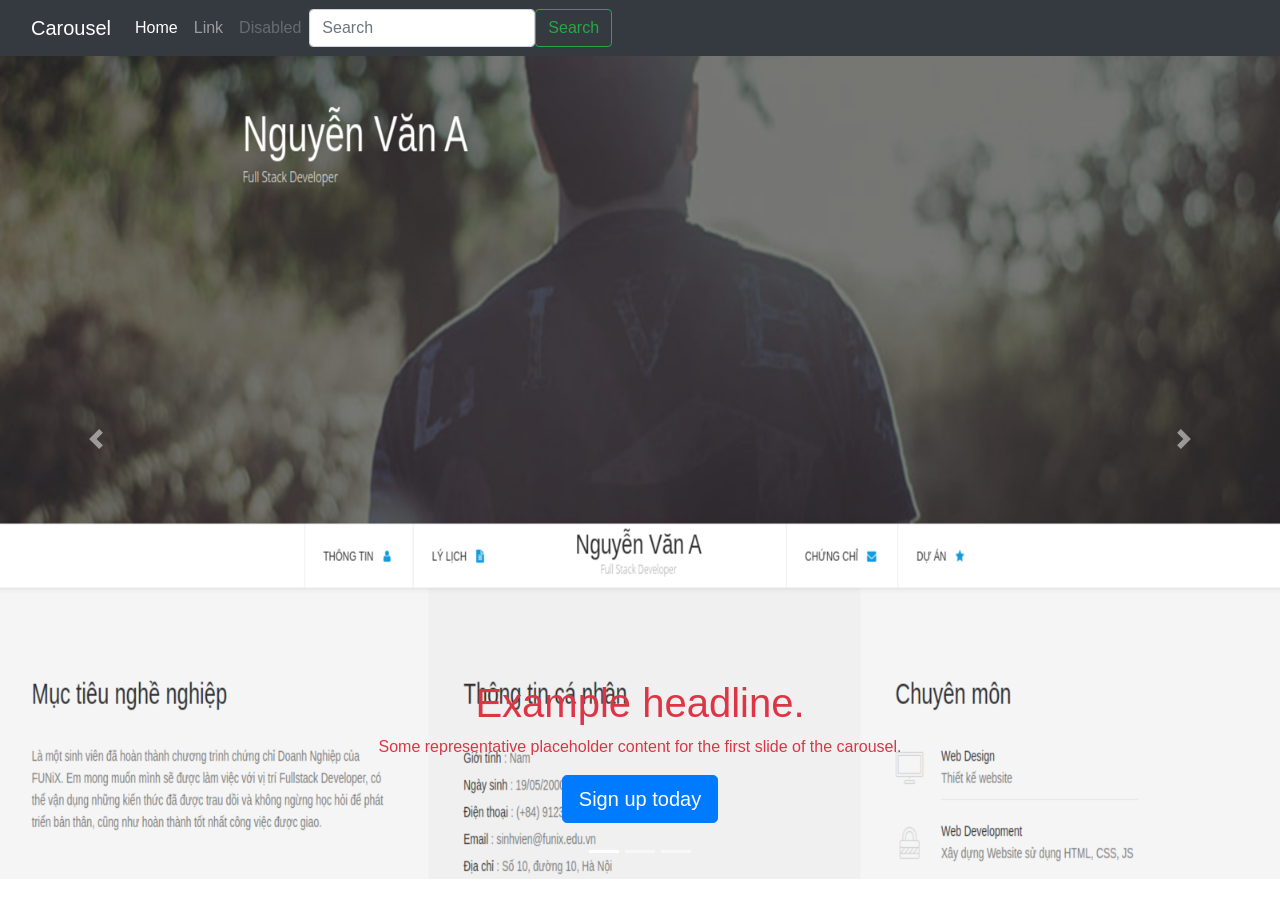
<file: index.html>
<!doctype html>
<html lang="en">
  <head>
    <meta charset="UTF-8" />
    <meta name="viewport" content="width=device-width, initial-scale=1.0" />
    <title>Lab 12.1</title>
    <link
      rel="stylesheet"
      href="https://cdn.jsdelivr.net/npm/bootstrap@4.0.0/dist/css/bootstrap.min.css"
      integrity="sha384-Gn5384xqQ1aoWXA+058RXPxPg6fy4IWvTNh0E263XmFcJlSAwiGgFAW/dAiS6JXm"
      crossorigin="anonymous"
    />
    <link rel="stylesheet" href="style.css" />
  </head>
  <body>
    <header>
      <nav class="navbar navbar-expand-md navbar-dark fixed-top bg-dark">
        <div class="container-fluid">
          <a class="navbar-brand" href="#">Carousel</a>
          <button
            class="navbar-toggler"
            type="button"
            data-bs-toggle="collapse"
            data-bs-target="#navbarCollapse"
            aria-controls="navbarCollapse"
            aria-expanded="false"
            aria-label="Toggle navigation"
          >
            <span class="navbar-toggler-icon"></span>
          </button>
          <div class="collapse navbar-collapse" id="navbar Collapse">
            <ul class="navbar-nav me-auto mb-2 mb-md-0">
              <li class="nav-item">
                <a class="nav-link active" aria-current="page" href="#">Home</a>
              </li>
              <li class="nav-item">
                <a class="nav-link" href="#">Link</a>
              </li>
              <li class="nav-item">
                <a
                  class="nav-link disabled"
                  href="#"
                  tabindex="-1"
                  aria-disabled="true"
                  >Disabled</a
                >
              </li>
            </ul>
            <form class="d-flex">
              <input
                class="form-control me-2"
                type="search"
                placeholder="Search"
                aria-label="Search"
              />
              <button class="btn btn-outline-success" type="submit">
                Search
              </button>
            </form>
          </div>
        </div>
      </nav>
    </header>
    <div
      id="carouselExampleIndicators"
      class="carousel slide"
      data-ride="carousel"
    >
      <ol class="carousel-indicators">
        <li
          data-target="#carouselExampleIndicators"
          data-slide-to="0"
          class="active"
        ></li>
        <li data-target="#carouselExampleIndicators" data-slide-to="1"></li>
        <li data-target="#carouselExampleIndicators" data-slide-to="2"></li>
      </ol>
      <div class="carousel-inner">
        <div class="carousel-item active">
          <img class="d-block w-100" src="./project_1.png" alt="First slide" />
          <div class="carousel-caption d-none d-md-block">
            <h1 class="text-danger">Example headline.</h1>
            <p class="text-danger">
              Some representative placeholder content for the first slide of the
              carousel.
            </p>
            <p>
              <a class="btn btn-lg btn-primary" href="#">Sign up today </a>
            </p>
          </div>
        </div>
        <div class="carousel-item">
          <img class="d-block w-100" src="./project_2.png" alt="Second slide" />
          <div class="carousel-caption d-none d-md-block">
            <h1 class="text-danger">Another example headline.</h1>
            <p class="text-danger">
              Some representative placeholder content for the second slide of
              the carousel.
            </p>
            <p><a class="btn btn-lg btn-primary" href="#">Learn more </a></p>
          </div>
        </div>
        <div class="carousel-item">
          <img class="d-block w-100" src="./project_3.png" alt="Third slide" />
          <div class="carousel-caption d-none d-md-block">
            <h1 class="text-danger">One more for good measure.</h1>
            <p class="text-danger">
              Some representative placeholder content for the third slide of
              this carousel.
            </p>
            <p>
              <a class="btn btn-lg btn-primary" href="#">Browse gallery </a>
            </p>
          </div>
        </div>
      </div>
      <a
        class="carousel-control-prev"
        href="#carouselExampleIndicators"
        role="button"
        data-slide="prev"
      >
        <span class="carousel-control-prev-icon" aria-hidden="true"></span>
        <span class="sr-only">Previous</span>
      </a>
      <a
        class="carousel-control-next"
        href="#carouselExampleIndicators"
        role="button"
        data-slide="next"
      >
        <span class="carousel-control-next-icon" aria-hidden="true"></span>
        <span class="sr-only">Next</span>
      </a>
    </div>

    <script
      src="https://code.jquery.com/jquery-3.2.1.slim.min.js"
      integrity="sha384-KJ3o2DKtIkvYIK3UENzmM7KCkRr/rE9/Qpg6aAZGJwFDMVNA/GpGFF93hXpG5KkN"
      crossorigin="anonymous"
    ></script>
    <script
      src="https://cdn.jsdelivr.net/npm/popper.js@1.12.9/dist/umd/popper.min.js"
      integrity="sha384-ApNbgh9B+Y1QKtv3Rn7W3mgPxhU9K/ScQsAP7hUibX39j7fakFPskvXusvfa0b4Q"
      crossorigin="anonymous"
    ></script>
    <script
      src="https://cdn.jsdelivr.net/npm/bootstrap@4.0.0/dist/js/bootstrap.min.js"
      integrity="sha384-JZR6Spejh4U02d8jOt6vLEHfe/JQGiRRSQQxSfFWpi1MquVdAyjUar5+76PVCmYl"
      crossorigin="anonymous"
    ></script>
  </body>
</html>
</file>
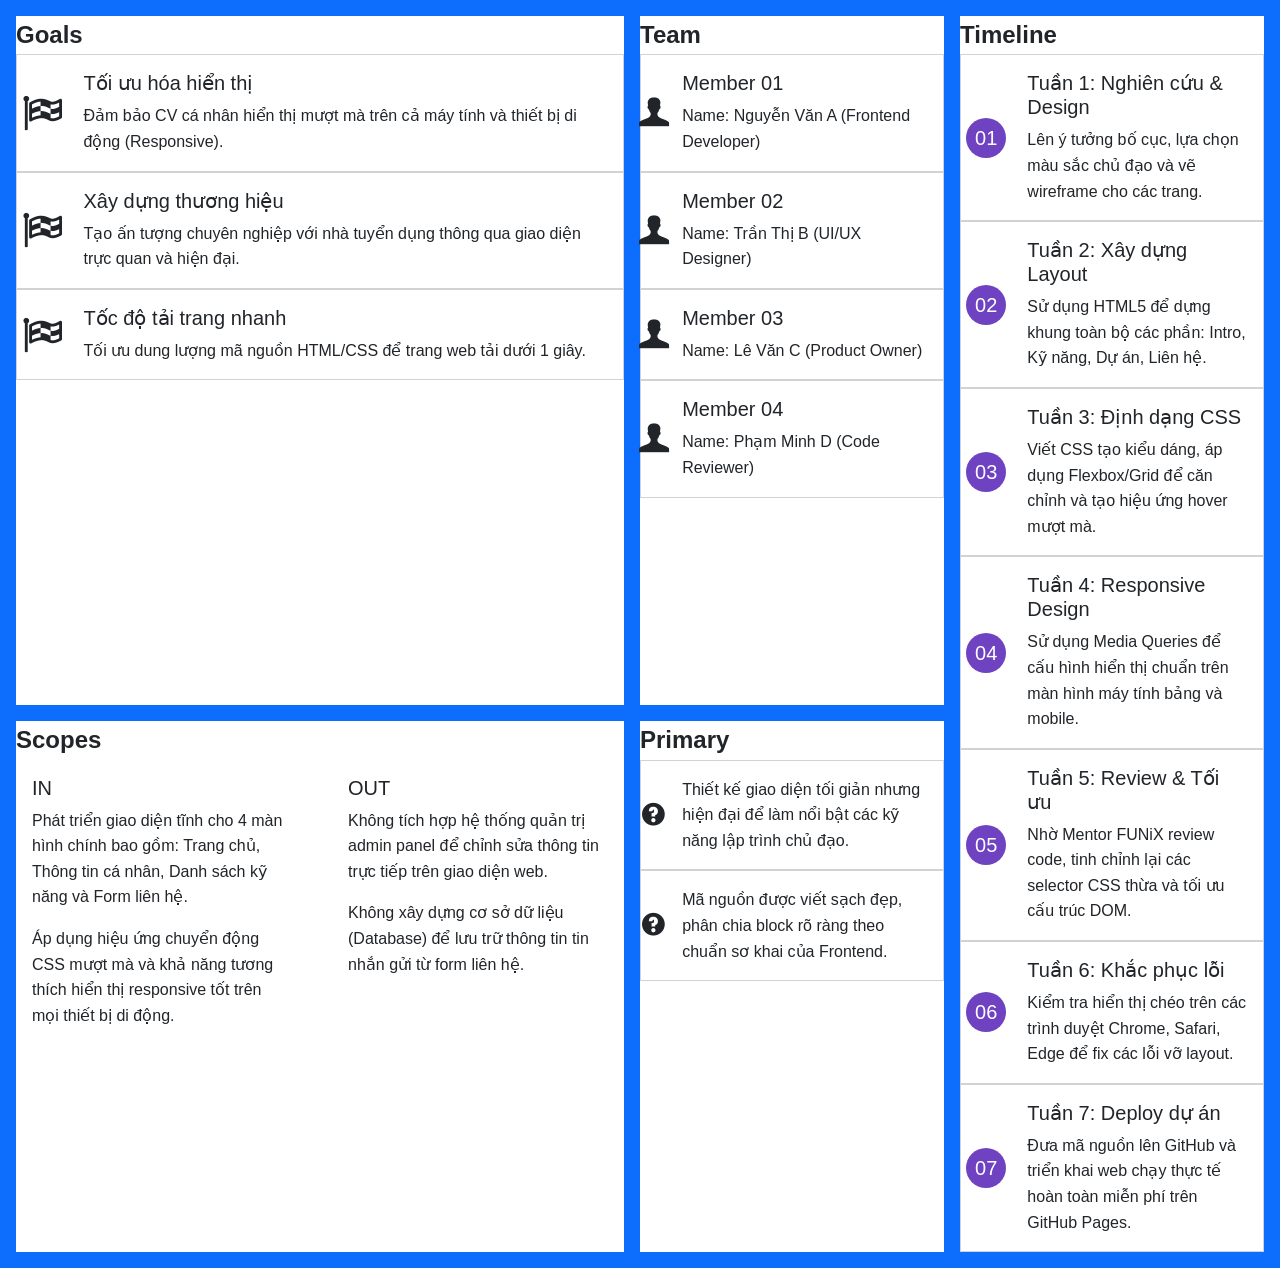
<file: digital-cv.html>
<!doctype html>
<html lang="en">
  <head>
    <meta charset="UTF-8" />
    <meta name="viewport" content="width=device-width, initial-scale=1.0" />
    <!-- Bootstrap CSS -->
    <link
      href="https://cdn.jsdelivr.net/npm/bootstrap@5.1.3/dist/css/bootstrap.min.css"
      rel="stylesheet"
      integrity="sha384-1BmE4kWBq78iYhFldvKuhfTAU6auU8tT94WrHftjDbrCEXSU1oBoqyl2QvZ6jIW3"
      crossorigin="anonymous"
    />
    <link rel="stylesheet" href="./css/laptop.css" />
    <link rel="stylesheet" href="./css/mobile.css" />
    <link rel="stylesheet" href="./css/project-details.css" />
    <link rel="stylesheet" href="./css/tablet.css" />
    <link rel="stylesheet" href="./css/font.css" />
    <title>Assignment02</title>
  </head>
  <body>
    <main id="project-details" class="grid bg-primary p-3">
      <!-- GOALS -->
      <div id="item-goals" class="bg-white">
        <header class="toast-header fs-4">
          <strong class="me-auto">Goals</strong>
        </header>
        <div>
          <!-- GOAL 1 -->
          <div class="card rounded-0">
            <div class="row g-0">
              <div
                class="col-md-1 d-flex align-items-center justify-content-center"
              >
                <i class="icon-flag-checkered fs-1"></i>
              </div>
              <div class="col-md-11">
                <div class="card-body">
                  <h5 class="card-title">Tối ưu hóa hiển thị</h5>
                  <p class="card-text">
                    Đảm bảo CV cá nhân hiển thị mượt mà trên cả máy tính và
                    thiết bị di động (Responsive).
                  </p>
                </div>
              </div>
            </div>
          </div>
          <!-- GOAL 2 -->
          <div class="card rounded-0">
            <div class="row g-0">
              <div
                class="col-md-1 d-flex align-items-center justify-content-center"
              >
                <i class="icon-flag-checkered fs-1"></i>
              </div>
              <div class="col-md-11">
                <div class="card-body">
                  <h5 class="card-title">Xây dựng thương hiệu</h5>
                  <p class="card-text">
                    Tạo ấn tượng chuyên nghiệp với nhà tuyển dụng thông qua giao
                    diện trực quan và hiện đại.
                  </p>
                </div>
              </div>
            </div>
          </div>
          <!-- GOAL 3 -->
          <div class="card rounded-0">
            <div class="row g-0">
              <div
                class="col-md-1 d-flex align-items-center justify-content-center"
              >
                <i class="icon-flag-checkered fs-1"></i>
              </div>
              <div class="col-md-11">
                <div class="card-body">
                  <h5 class="card-title">Tốc độ tải trang nhanh</h5>
                  <p class="card-text">
                    Tối ưu dung lượng mã nguồn HTML/CSS để trang web tải dưới 1
                    giây.
                  </p>
                </div>
              </div>
            </div>
          </div>
        </div>
      </div>
      <!-- TEAM -->
      <div id="item-team" class="bg-white">
        <header class="toast-header fs-4">
          <strong class="me-auto">Team</strong>
        </header>
        <div>
          <!-- Member 1 -->
          <div class="card rounded-0">
            <div class="row g-0">
              <div
                class="col-md-1 d-flex align-items-center justify-content-center"
              >
                <i class="icon-user-1 fs-2"></i>
              </div>
              <div class="col-md-11">
                <div class="card-body">
                  <h5 class="card-title">Member 01</h5>
                  <p class="card-text">
                    Name: Nguyễn Văn A (Frontend Developer)
                  </p>
                </div>
              </div>
            </div>
          </div>
          <!-- Member 2 -->
          <div class="card rounded-0">
            <div class="row g-0">
              <div
                class="col-md-1 d-flex align-items-center justify-content-center"
              >
                <i class="icon-user-1 fs-2"></i>
              </div>
              <div class="col-md-11">
                <div class="card-body">
                  <h5 class="card-title">Member 02</h5>
                  <p class="card-text">Name: Trần Thị B (UI/UX Designer)</p>
                </div>
              </div>
            </div>
          </div>
          <!-- Member 3 -->
          <div class="card rounded-0">
            <div class="row g-0">
              <div
                class="col-md-1 d-flex align-items-center justify-content-center"
              >
                <i class="icon-user-1 fs-2"></i>
              </div>
              <div class="col-md-11">
                <div class="card-body">
                  <h5 class="card-title">Member 03</h5>
                  <p class="card-text">Name: Lê Văn C (Product Owner)</p>
                </div>
              </div>
            </div>
          </div>
          <!-- Member 4 -->
          <div class="card rounded-0">
            <div class="row g-0">
              <div
                class="col-md-1 d-flex align-items-center justify-content-center"
              >
                <i class="icon-user-1 fs-2"></i>
              </div>
              <div class="col-md-11">
                <div class="card-body">
                  <h5 class="card-title">Member 04</h5>
                  <p class="card-text">Name: Phạm Minh D (Code Reviewer)</p>
                </div>
              </div>
            </div>
          </div>
        </div>
      </div>
      <!-- TIMELINE -->
      <div id="item-timeline" class="bg-white">
        <header class="toast-header fs-4">
          <strong class="me-auto">Timeline</strong>
        </header>
        <div>
          <!-- Timeline 1 -->
          <div class="card rounded-0">
            <div class="row g-0">
              <div
                class="col-md-2 d-flex align-items-center justify-content-center"
              >
                <div
                  class="rounded-circle d-flex align-items-center justify-content-center fs-5 text-white purple-color"
                >
                  01
                </div>
              </div>
              <div class="col-md-10">
                <div class="card-body">
                  <h5 class="card-title">Tuần 1: Nghiên cứu & Design</h5>
                  <p class="card-text">
                    Lên ý tưởng bố cục, lựa chọn màu sắc chủ đạo và vẽ wireframe
                    cho các trang.
                  </p>
                </div>
              </div>
            </div>
          </div>
          <!-- Timeline 2 -->
          <div class="card rounded-0">
            <div class="row g-0">
              <div
                class="col-md-2 d-flex align-items-center justify-content-center"
              >
                <div
                  class="rounded-circle d-flex align-items-center justify-content-center fs-5 text-white purple-color"
                >
                  02
                </div>
              </div>
              <div class="col-md-10">
                <div class="card-body">
                  <h5 class="card-title">Tuần 2: Xây dựng Layout</h5>
                  <p class="card-text">
                    Sử dụng HTML5 để dựng khung toàn bộ các phần: Intro, Kỹ
                    năng, Dự án, Liên hệ.
                  </p>
                </div>
              </div>
            </div>
          </div>
          <!-- Timeline 3 -->
          <div class="card rounded-0">
            <div class="row g-0">
              <div
                class="col-md-2 d-flex align-items-center justify-content-center"
              >
                <div
                  class="rounded-circle d-flex align-items-center justify-content-center fs-5 text-white purple-color"
                >
                  03
                </div>
              </div>
              <div class="col-md-10">
                <div class="card-body">
                  <h5 class="card-title">Tuần 3: Định dạng CSS</h5>
                  <p class="card-text">
                    Viết CSS tạo kiểu dáng, áp dụng Flexbox/Grid để căn chỉnh và
                    tạo hiệu ứng hover mượt mà.
                  </p>
                </div>
              </div>
            </div>
          </div>
          <!-- Timeline 4 -->
          <div class="card rounded-0">
            <div class="row g-0">
              <div
                class="col-md-2 d-flex align-items-center justify-content-center"
              >
                <div
                  class="rounded-circle d-flex align-items-center justify-content-center fs-5 text-white purple-color"
                >
                  04
                </div>
              </div>
              <div class="col-md-10">
                <div class="card-body">
                  <h5 class="card-title">Tuần 4: Responsive Design</h5>
                  <p class="card-text">
                    Sử dụng Media Queries để cấu hình hiển thị chuẩn trên màn
                    hình máy tính bảng và mobile.
                  </p>
                </div>
              </div>
            </div>
          </div>
          <!-- Timeline 5 -->
          <div class="card rounded-0">
            <div class="row g-0">
              <div
                class="col-md-2 d-flex align-items-center justify-content-center"
              >
                <div
                  class="rounded-circle d-flex align-items-center justify-content-center fs-5 text-white purple-color"
                >
                  05
                </div>
              </div>
              <div class="col-md-10">
                <div class="card-body">
                  <h5 class="card-title">Tuần 5: Review & Tối ưu</h5>
                  <p class="card-text">
                    Nhờ Mentor FUNiX review code, tinh chỉnh lại các selector
                    CSS thừa và tối ưu cấu trúc DOM.
                  </p>
                </div>
              </div>
            </div>
          </div>
          <!-- Timeline 6 -->
          <div class="card rounded-0">
            <div class="row g-0">
              <div
                class="col-md-2 d-flex align-items-center justify-content-center"
              >
                <div
                  class="rounded-circle d-flex align-items-center justify-content-center fs-5 text-white purple-color"
                >
                  06
                </div>
              </div>
              <div class="col-md-10">
                <div class="card-body">
                  <h5 class="card-title">Tuần 6: Khắc phục lỗi</h5>
                  <p class="card-text">
                    Kiểm tra hiển thị chéo trên các trình duyệt Chrome, Safari,
                    Edge để fix các lỗi vỡ layout.
                  </p>
                </div>
              </div>
            </div>
          </div>
          <!-- Timeline 7 -->
          <div class="card rounded-0">
            <div class="row g-0">
              <div
                class="col-md-2 d-flex align-items-center justify-content-center"
              >
                <div
                  class="rounded-circle d-flex align-items-center justify-content-center fs-5 text-white purple-color"
                >
                  07
                </div>
              </div>
              <div class="col-md-10">
                <div class="card-body">
                  <h5 class="card-title">Tuần 7: Deploy dự án</h5>
                  <p class="card-text">
                    Đưa mã nguồn lên GitHub và triển khai web chạy thực tế hoàn
                    toàn miễn phí trên GitHub Pages.
                  </p>
                </div>
              </div>
            </div>
          </div>
        </div>
      </div>
      <!-- SCOPES -->
      <div id="item-scopes" class="bg-white">
        <header class="toast-header fs-4">
          <strong class="me-auto">Scopes</strong>
        </header>
        <div class="row">
          <!-- Scope 1 -->
          <div class="col-sm-6">
            <div class="card border-0">
              <div class="card-body">
                <h5 class="card-title">IN</h5>
                <p class="card-text">
                  Phát triển giao diện tĩnh cho 4 màn hình chính bao gồm: Trang
                  chủ, Thông tin cá nhân, Danh sách kỹ năng và Form liên hệ.
                </p>
                <p class="card-text">
                  Áp dụng hiệu ứng chuyển động CSS mượt mà và khả năng tương
                  thích hiển thị responsive tốt trên mọi thiết bị di động.
                </p>
              </div>
            </div>
          </div>
          <!-- Scope 2 -->
          <div class="col-sm-6">
            <div class="card border-0">
              <div class="card-body">
                <h5 class="card-title">OUT</h5>
                <p class="card-text">
                  Không tích hợp hệ thống quản trị admin panel để chỉnh sửa
                  thông tin trực tiếp trên giao diện web.
                </p>
                <p class="card-text">
                  Không xây dựng cơ sở dữ liệu (Database) để lưu trữ thông tin
                  tin nhắn gửi từ form liên hệ.
                </p>
              </div>
            </div>
          </div>
        </div>
      </div>
      <!-- PRIMARY -->
      <div id="item-primary" class="bg-white">
        <header class="toast-header fs-4">
          <strong class="me-auto">Primary</strong>
        </header>
        <div>
          <!-- Primary 1 -->
          <div class="card rounded-0">
            <div class="row g-0">
              <div
                class="col-md-1 d-flex align-items-center justify-content-center"
              >
                <i class="icon-question fs-3"></i>
              </div>
              <div class="col-md-11">
                <div class="card-body">
                  <p class="card-text">
                    Thiết kế giao diện tối giản nhưng hiện đại để làm nổi bật
                    các kỹ năng lập trình chủ đạo.
                  </p>
                </div>
              </div>
            </div>
          </div>
          <!-- Primary 2 -->
          <div class="card rounded-0">
            <div class="row g-0">
              <div
                class="col-md-1 d-flex align-items-center justify-content-center"
              >
                <i class="icon-question fs-3"></i>
              </div>
              <div class="col-md-11">
                <div class="card-body">
                  <p class="card-text">
                    Mã nguồn được viết sạch đẹp, phân chia block rõ ràng theo
                    chuẩn sơ khai của Frontend.
                  </p>
                </div>
              </div>
            </div>
          </div>
        </div>
      </div>
    </main>
    <script
      src="https://cdn.jsdelivr.net/npm/bootstrap@5.1.3/dist/js/bootstrap.bundle.min.js"
      integrity="sha384-ka7Sk0Gln4gmtz2MlQnikT1wXgYsOg+OMhuP+IlRH9sENBO0LRn5q+8nbTov4+1p"
      crossorigin="anonymous"
    ></script>
  </body>
</html>
</file>
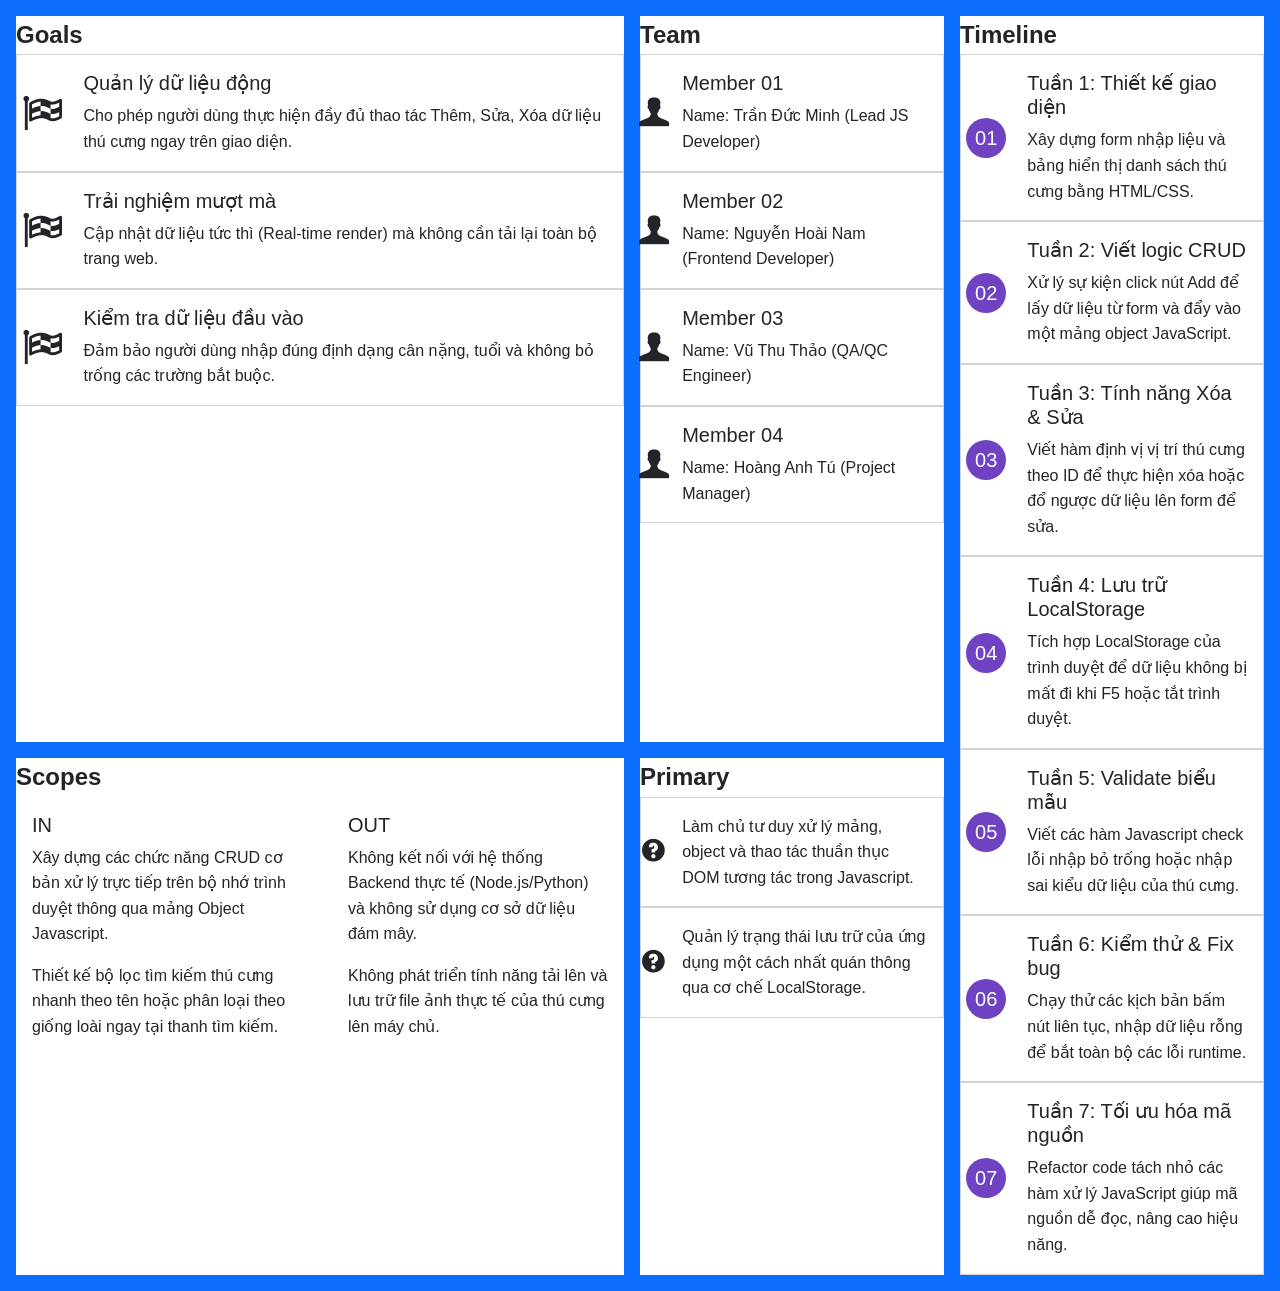
<file: pet-management.html>
<!doctype html>
<html lang="en">
  <head>
    <meta charset="UTF-8" />
    <meta name="viewport" content="width=device-width, initial-scale=1.0" />
    <!-- Bootstrap CSS -->
    <link
      href="https://cdn.jsdelivr.net/npm/bootstrap@5.1.3/dist/css/bootstrap.min.css"
      rel="stylesheet"
      integrity="sha384-1BmE4kWBq78iYhFldvKuhfTAU6auU8tT94WrHftjDbrCEXSU1oBoqyl2QvZ6jIW3"
      crossorigin="anonymous"
    />
    <link rel="stylesheet" href="./css/laptop.css" />
    <link rel="stylesheet" href="./css/mobile.css" />
    <link rel="stylesheet" href="./css/project-details.css" />
    <link rel="stylesheet" href="./css/tablet.css" />
    <link rel="stylesheet" href="./css/font.css" />
    <title>Assignment02</title>
  </head>
  <body>
    <main id="project-details" class="grid bg-primary p-3">
      <!-- GOALS -->
      <div id="item-goals" class="bg-white">
        <header class="toast-header fs-4">
          <strong class="me-auto">Goals</strong>
        </header>
        <div>
          <!-- GOAL 1 -->
          <div class="card rounded-0">
            <div class="row g-0">
              <div
                class="col-md-1 d-flex align-items-center justify-content-center"
              >
                <i class="icon-flag-checkered fs-1"></i>
              </div>
              <div class="col-md-11">
                <div class="card-body">
                  <h5 class="card-title">Quản lý dữ liệu động</h5>
                  <p class="card-text">
                    Cho phép người dùng thực hiện đầy đủ thao tác Thêm, Sửa, Xóa
                    dữ liệu thú cưng ngay trên giao diện.
                  </p>
                </div>
              </div>
            </div>
          </div>
          <!-- GOAL 2 -->
          <div class="card rounded-0">
            <div class="row g-0">
              <div
                class="col-md-1 d-flex align-items-center justify-content-center"
              >
                <i class="icon-flag-checkered fs-1"></i>
              </div>
              <div class="col-md-11">
                <div class="card-body">
                  <h5 class="card-title">Trải nghiệm mượt mà</h5>
                  <p class="card-text">
                    Cập nhật dữ liệu tức thì (Real-time render) mà không cần tải
                    lại toàn bộ trang web.
                  </p>
                </div>
              </div>
            </div>
          </div>
          <!-- GOAL 3 -->
          <div class="card rounded-0">
            <div class="row g-0">
              <div
                class="col-md-1 d-flex align-items-center justify-content-center"
              >
                <i class="icon-flag-checkered fs-1"></i>
              </div>
              <div class="col-md-11">
                <div class="card-body">
                  <h5 class="card-title">Kiểm tra dữ liệu đầu vào</h5>
                  <p class="card-text">
                    Đảm bảo người dùng nhập đúng định dạng cân nặng, tuổi và
                    không bỏ trống các trường bắt buộc.
                  </p>
                </div>
              </div>
            </div>
          </div>
        </div>
      </div>
      <!-- TEAM -->
      <div id="item-team" class="bg-white">
        <header class="toast-header fs-4">
          <strong class="me-auto">Team</strong>
        </header>
        <div>
          <!-- Member 1 -->
          <div class="card rounded-0">
            <div class="row g-0">
              <div
                class="col-md-1 d-flex align-items-center justify-content-center"
              >
                <i class="icon-user-1 fs-2"></i>
              </div>
              <div class="col-md-11">
                <div class="card-body">
                  <h5 class="card-title">Member 01</h5>
                  <p class="card-text">
                    Name: Trần Đức Minh (Lead JS Developer)
                  </p>
                </div>
              </div>
            </div>
          </div>
          <!-- Member 2 -->
          <div class="card rounded-0">
            <div class="row g-0">
              <div
                class="col-md-1 d-flex align-items-center justify-content-center"
              >
                <i class="icon-user-1 fs-2"></i>
              </div>
              <div class="col-md-11">
                <div class="card-body">
                  <h5 class="card-title">Member 02</h5>
                  <p class="card-text">
                    Name: Nguyễn Hoài Nam (Frontend Developer)
                  </p>
                </div>
              </div>
            </div>
          </div>
          <!-- Member 3 -->
          <div class="card rounded-0">
            <div class="row g-0">
              <div
                class="col-md-1 d-flex align-items-center justify-content-center"
              >
                <i class="icon-user-1 fs-2"></i>
              </div>
              <div class="col-md-11">
                <div class="card-body">
                  <h5 class="card-title">Member 03</h5>
                  <p class="card-text">Name: Vũ Thu Thảo (QA/QC Engineer)</p>
                </div>
              </div>
            </div>
          </div>
          <!-- Member 4 -->
          <div class="card rounded-0">
            <div class="row g-0">
              <div
                class="col-md-1 d-flex align-items-center justify-content-center"
              >
                <i class="icon-user-1 fs-2"></i>
              </div>
              <div class="col-md-11">
                <div class="card-body">
                  <h5 class="card-title">Member 04</h5>
                  <p class="card-text">Name: Hoàng Anh Tú (Project Manager)</p>
                </div>
              </div>
            </div>
          </div>
        </div>
      </div>
      <!-- TIMELINE -->
      <div id="item-timeline" class="bg-white">
        <header class="toast-header fs-4">
          <strong class="me-auto">Timeline</strong>
        </header>
        <div>
          <!-- Timeline 1 -->
          <div class="card rounded-0">
            <div class="row g-0">
              <div
                class="col-md-2 d-flex align-items-center justify-content-center"
              >
                <div
                  class="rounded-circle d-flex align-items-center justify-content-center fs-5 text-white purple-color"
                >
                  01
                </div>
              </div>
              <div class="col-md-10">
                <div class="card-body">
                  <h5 class="card-title">Tuần 1: Thiết kế giao diện</h5>
                  <p class="card-text">
                    Xây dựng form nhập liệu và bảng hiển thị danh sách thú cưng
                    bằng HTML/CSS.
                  </p>
                </div>
              </div>
            </div>
          </div>
          <!-- Timeline 2 -->
          <div class="card rounded-0">
            <div class="row g-0">
              <div
                class="col-md-2 d-flex align-items-center justify-content-center"
              >
                <div
                  class="rounded-circle d-flex align-items-center justify-content-center fs-5 text-white purple-color"
                >
                  02
                </div>
              </div>
              <div class="col-md-10">
                <div class="card-body">
                  <h5 class="card-title">Tuần 2: Viết logic CRUD</h5>
                  <p class="card-text">
                    Xử lý sự kiện click nút Add để lấy dữ liệu từ form và đẩy
                    vào một mảng object JavaScript.
                  </p>
                </div>
              </div>
            </div>
          </div>
          <!-- Timeline 3 -->
          <div class="card rounded-0">
            <div class="row g-0">
              <div
                class="col-md-2 d-flex align-items-center justify-content-center"
              >
                <div
                  class="rounded-circle d-flex align-items-center justify-content-center fs-5 text-white purple-color"
                >
                  03
                </div>
              </div>
              <div class="col-md-10">
                <div class="card-body">
                  <h5 class="card-title">Tuần 3: Tính năng Xóa & Sửa</h5>
                  <p class="card-text">
                    Viết hàm định vị vị trí thú cưng theo ID để thực hiện xóa
                    hoặc đổ ngược dữ liệu lên form để sửa.
                  </p>
                </div>
              </div>
            </div>
          </div>
          <!-- Timeline 4 -->
          <div class="card rounded-0">
            <div class="row g-0">
              <div
                class="col-md-2 d-flex align-items-center justify-content-center"
              >
                <div
                  class="rounded-circle d-flex align-items-center justify-content-center fs-5 text-white purple-color"
                >
                  04
                </div>
              </div>
              <div class="col-md-10">
                <div class="card-body">
                  <h5 class="card-title">Tuần 4: Lưu trữ LocalStorage</h5>
                  <p class="card-text">
                    Tích hợp LocalStorage của trình duyệt để dữ liệu không bị
                    mất đi khi F5 hoặc tắt trình duyệt.
                  </p>
                </div>
              </div>
            </div>
          </div>
          <!-- Timeline 5 -->
          <div class="card rounded-0">
            <div class="row g-0">
              <div
                class="col-md-2 d-flex align-items-center justify-content-center"
              >
                <div
                  class="rounded-circle d-flex align-items-center justify-content-center fs-5 text-white purple-color"
                >
                  05
                </div>
              </div>
              <div class="col-md-10">
                <div class="card-body">
                  <h5 class="card-title">Tuần 5: Validate biểu mẫu</h5>
                  <p class="card-text">
                    Viết các hàm Javascript check lỗi nhập bỏ trống hoặc nhập
                    sai kiểu dữ liệu của thú cưng.
                  </p>
                </div>
              </div>
            </div>
          </div>
          <!-- Timeline 6 -->
          <div class="card rounded-0">
            <div class="row g-0">
              <div
                class="col-md-2 d-flex align-items-center justify-content-center"
              >
                <div
                  class="rounded-circle d-flex align-items-center justify-content-center fs-5 text-white purple-color"
                >
                  06
                </div>
              </div>
              <div class="col-md-10">
                <div class="card-body">
                  <h5 class="card-title">Tuần 6: Kiểm thử & Fix bug</h5>
                  <p class="card-text">
                    Chạy thử các kịch bản bấm nút liên tục, nhập dữ liệu rỗng để
                    bắt toàn bộ các lỗi runtime.
                  </p>
                </div>
              </div>
            </div>
          </div>
          <!-- Timeline 7 -->
          <div class="card rounded-0">
            <div class="row g-0">
              <div
                class="col-md-2 d-flex align-items-center justify-content-center"
              >
                <div
                  class="rounded-circle d-flex align-items-center justify-content-center fs-5 text-white purple-color"
                >
                  07
                </div>
              </div>
              <div class="col-md-10">
                <div class="card-body">
                  <h5 class="card-title">Tuần 7: Tối ưu hóa mã nguồn</h5>
                  <p class="card-text">
                    Refactor code tách nhỏ các hàm xử lý JavaScript giúp mã
                    nguồn dễ đọc, nâng cao hiệu năng.
                  </p>
                </div>
              </div>
            </div>
          </div>
        </div>
      </div>
      <!-- SCOPES -->
      <div id="item-scopes" class="bg-white">
        <header class="toast-header fs-4">
          <strong class="me-auto">Scopes</strong>
        </header>
        <div class="row">
          <!-- Scope 1 -->
          <div class="col-sm-6">
            <div class="card border-0">
              <div class="card-body">
                <h5 class="card-title">IN</h5>
                <p class="card-text">
                  Xây dựng các chức năng CRUD cơ bản xử lý trực tiếp trên bộ nhớ
                  trình duyệt thông qua mảng Object Javascript.
                </p>
                <p class="card-text">
                  Thiết kế bộ lọc tìm kiếm thú cưng nhanh theo tên hoặc phân
                  loại theo giống loài ngay tại thanh tìm kiếm.
                </p>
              </div>
            </div>
          </div>
          <!-- Scope 2 -->
          <div class="col-sm-6">
            <div class="card border-0">
              <div class="card-body">
                <h5 class="card-title">OUT</h5>
                <p class="card-text">
                  Không kết nối với hệ thống Backend thực tế (Node.js/Python) và
                  không sử dụng cơ sở dữ liệu đám mây.
                </p>
                <p class="card-text">
                  Không phát triển tính năng tải lên và lưu trữ file ảnh thực tế
                  của thú cưng lên máy chủ.
                </p>
              </div>
            </div>
          </div>
        </div>
      </div>
      <!-- PRIMARY -->
      <div id="item-primary" class="bg-white">
        <header class="toast-header fs-4">
          <strong class="me-auto">Primary</strong>
        </header>
        <div>
          <!-- Primary 1 -->
          <div class="card rounded-0">
            <div class="row g-0">
              <div
                class="col-md-1 d-flex align-items-center justify-content-center"
              >
                <i class="icon-question fs-3"></i>
              </div>
              <div class="col-md-11">
                <div class="card-body">
                  <p class="card-text">
                    Làm chủ tư duy xử lý mảng, object và thao tác thuần thục DOM
                    tương tác trong Javascript.
                  </p>
                </div>
              </div>
            </div>
          </div>
          <!-- Primary 2 -->
          <div class="card rounded-0">
            <div class="row g-0">
              <div
                class="col-md-1 d-flex align-items-center justify-content-center"
              >
                <i class="icon-question fs-3"></i>
              </div>
              <div class="col-md-11">
                <div class="card-body">
                  <p class="card-text">
                    Quản lý trạng thái lưu trữ của ứng dụng một cách nhất quán
                    thông qua cơ chế LocalStorage.
                  </p>
                </div>
              </div>
            </div>
          </div>
        </div>
      </div>
    </main>
    <script
      src="https://cdn.jsdelivr.net/npm/bootstrap@5.1.3/dist/js/bootstrap.bundle.min.js"
      integrity="sha384-ka7Sk0Gln4gmtz2MlQnikT1wXgYsOg+OMhuP+IlRH9sENBO0LRn5q+8nbTov4+1p"
      crossorigin="anonymous"
    ></script>
  </body>
</html>
</file>
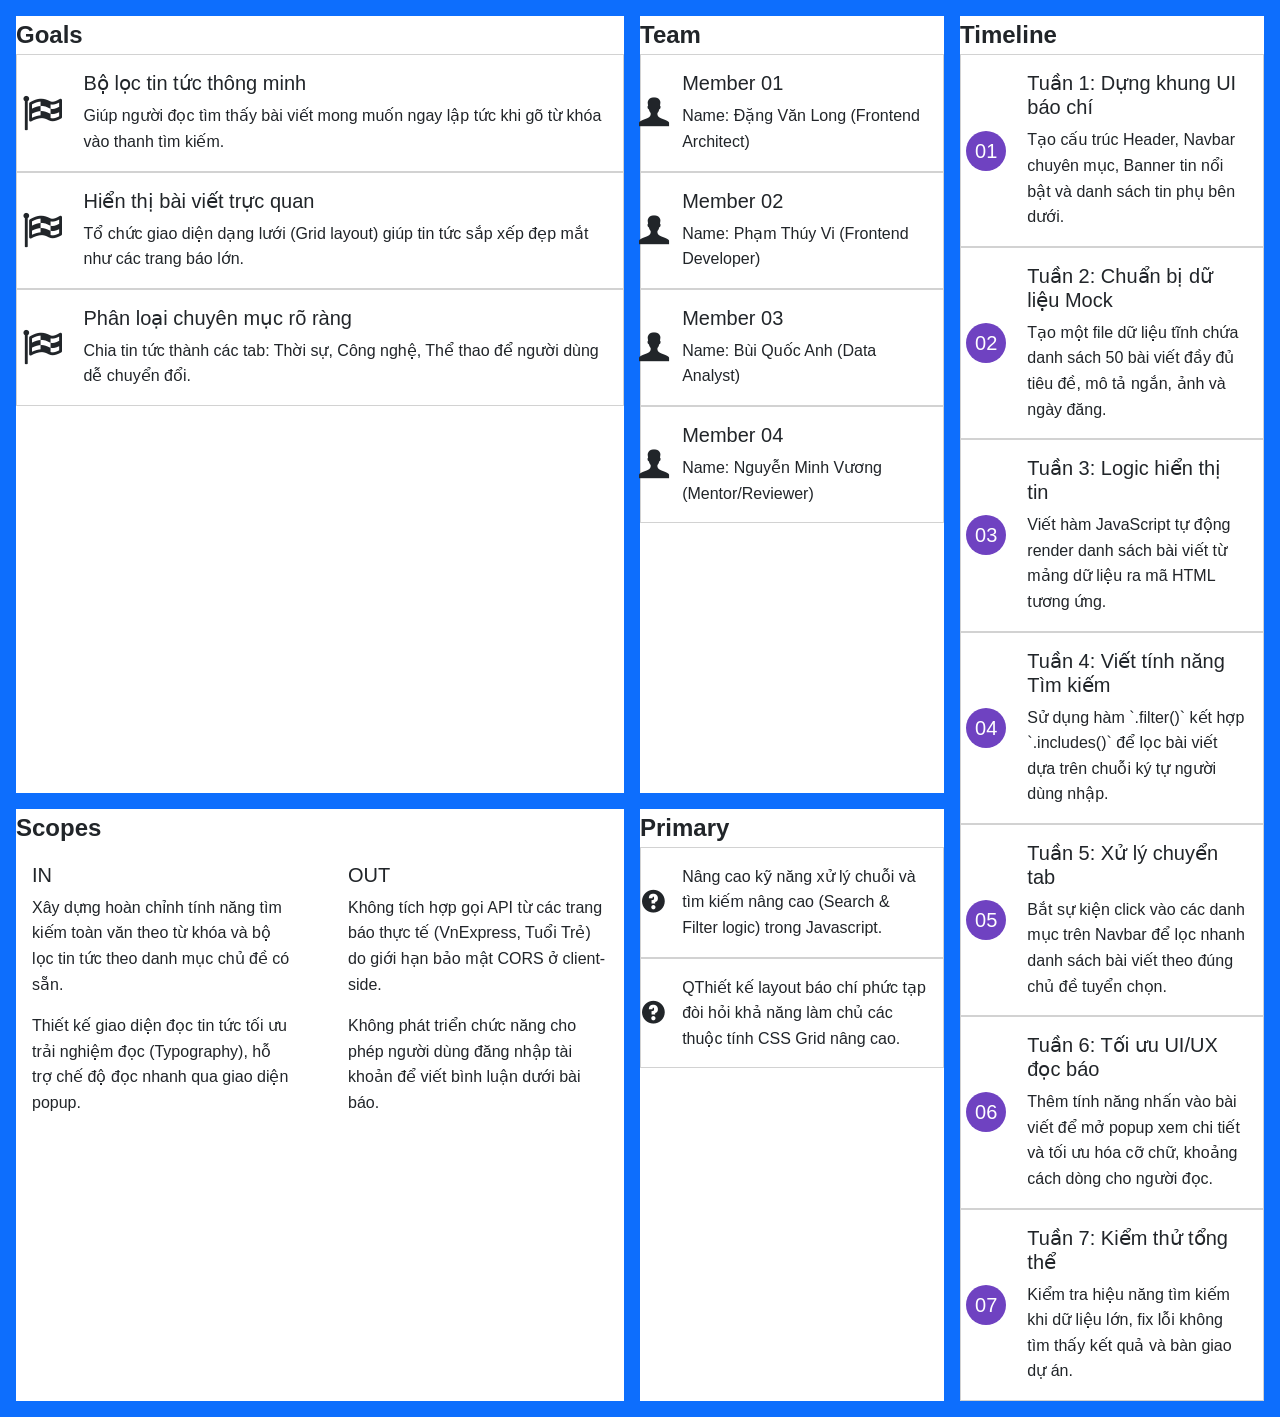
<file: view-news.html>
<!doctype html>
<html lang="en">
  <head>
    <meta charset="UTF-8" />
    <meta name="viewport" content="width=device-width, initial-scale=1.0" />
    <!-- Bootstrap CSS -->
    <link
      href="https://cdn.jsdelivr.net/npm/bootstrap@5.1.3/dist/css/bootstrap.min.css"
      rel="stylesheet"
      integrity="sha384-1BmE4kWBq78iYhFldvKuhfTAU6auU8tT94WrHftjDbrCEXSU1oBoqyl2QvZ6jIW3"
      crossorigin="anonymous"
    />
    <link rel="stylesheet" href="./css/laptop.css" />
    <link rel="stylesheet" href="./css/mobile.css" />
    <link rel="stylesheet" href="./css/project-details.css" />
    <link rel="stylesheet" href="./css/tablet.css" />
    <link rel="stylesheet" href="./css/font.css" />
    <title>Assignment02</title>
  </head>
  <body>
    <main id="project-details" class="grid bg-primary p-3">
      <!-- GOALS -->
      <div id="item-goals" class="bg-white">
        <header class="toast-header fs-4">
          <strong class="me-auto">Goals</strong>
        </header>
        <div>
          <!-- GOAL 1 -->
          <div class="card rounded-0">
            <div class="row g-0">
              <div
                class="col-md-1 d-flex align-items-center justify-content-center"
              >
                <i class="icon-flag-checkered fs-1"></i>
              </div>
              <div class="col-md-11">
                <div class="card-body">
                  <h5 class="card-title">Bộ lọc tin tức thông minh</h5>
                  <p class="card-text">
                    Giúp người đọc tìm thấy bài viết mong muốn ngay lập tức khi
                    gõ từ khóa vào thanh tìm kiếm.
                  </p>
                </div>
              </div>
            </div>
          </div>
          <!-- GOAL 2 -->
          <div class="card rounded-0">
            <div class="row g-0">
              <div
                class="col-md-1 d-flex align-items-center justify-content-center"
              >
                <i class="icon-flag-checkered fs-1"></i>
              </div>
              <div class="col-md-11">
                <div class="card-body">
                  <h5 class="card-title">Hiển thị bài viết trực quan</h5>
                  <p class="card-text">
                    Tổ chức giao diện dạng lưới (Grid layout) giúp tin tức sắp
                    xếp đẹp mắt như các trang báo lớn.
                  </p>
                </div>
              </div>
            </div>
          </div>
          <!-- GOAL 3 -->
          <div class="card rounded-0">
            <div class="row g-0">
              <div
                class="col-md-1 d-flex align-items-center justify-content-center"
              >
                <i class="icon-flag-checkered fs-1"></i>
              </div>
              <div class="col-md-11">
                <div class="card-body">
                  <h5 class="card-title">Phân loại chuyên mục rõ ràng</h5>
                  <p class="card-text">
                    Chia tin tức thành các tab: Thời sự, Công nghệ, Thể thao để
                    người dùng dễ chuyển đổi.
                  </p>
                </div>
              </div>
            </div>
          </div>
        </div>
      </div>
      <!-- TEAM -->
      <div id="item-team" class="bg-white">
        <header class="toast-header fs-4">
          <strong class="me-auto">Team</strong>
        </header>
        <div>
          <!-- Member 1 -->
          <div class="card rounded-0">
            <div class="row g-0">
              <div
                class="col-md-1 d-flex align-items-center justify-content-center"
              >
                <i class="icon-user-1 fs-2"></i>
              </div>
              <div class="col-md-11">
                <div class="card-body">
                  <h5 class="card-title">Member 01</h5>
                  <p class="card-text">
                    Name: Đặng Văn Long (Frontend Architect)
                  </p>
                </div>
              </div>
            </div>
          </div>
          <!-- Member 2 -->
          <div class="card rounded-0">
            <div class="row g-0">
              <div
                class="col-md-1 d-flex align-items-center justify-content-center"
              >
                <i class="icon-user-1 fs-2"></i>
              </div>
              <div class="col-md-11">
                <div class="card-body">
                  <h5 class="card-title">Member 02</h5>
                  <p class="card-text">
                    Name: Phạm Thúy Vi (Frontend Developer)
                  </p>
                </div>
              </div>
            </div>
          </div>
          <!-- Member 3 -->
          <div class="card rounded-0">
            <div class="row g-0">
              <div
                class="col-md-1 d-flex align-items-center justify-content-center"
              >
                <i class="icon-user-1 fs-2"></i>
              </div>
              <div class="col-md-11">
                <div class="card-body">
                  <h5 class="card-title">Member 03</h5>
                  <p class="card-text">Name: Bùi Quốc Anh (Data Analyst)</p>
                </div>
              </div>
            </div>
          </div>
          <!-- Member 4 -->
          <div class="card rounded-0">
            <div class="row g-0">
              <div
                class="col-md-1 d-flex align-items-center justify-content-center"
              >
                <i class="icon-user-1 fs-2"></i>
              </div>
              <div class="col-md-11">
                <div class="card-body">
                  <h5 class="card-title">Member 04</h5>
                  <p class="card-text">
                    Name: Nguyễn Minh Vương (Mentor/Reviewer)
                  </p>
                </div>
              </div>
            </div>
          </div>
        </div>
      </div>
      <!-- TIMELINE -->
      <div id="item-timeline" class="bg-white">
        <header class="toast-header fs-4">
          <strong class="me-auto">Timeline</strong>
        </header>
        <div>
          <!-- Timeline 1 -->
          <div class="card rounded-0">
            <div class="row g-0">
              <div
                class="col-md-2 d-flex align-items-center justify-content-center"
              >
                <div
                  class="rounded-circle d-flex align-items-center justify-content-center fs-5 text-white purple-color"
                >
                  01
                </div>
              </div>
              <div class="col-md-10">
                <div class="card-body">
                  <h5 class="card-title">Tuần 1: Dựng khung UI báo chí</h5>
                  <p class="card-text">
                    Tạo cấu trúc Header, Navbar chuyên mục, Banner tin nổi bật
                    và danh sách tin phụ bên dưới.
                  </p>
                </div>
              </div>
            </div>
          </div>
          <!-- Timeline 2 -->
          <div class="card rounded-0">
            <div class="row g-0">
              <div
                class="col-md-2 d-flex align-items-center justify-content-center"
              >
                <div
                  class="rounded-circle d-flex align-items-center justify-content-center fs-5 text-white purple-color"
                >
                  02
                </div>
              </div>
              <div class="col-md-10">
                <div class="card-body">
                  <h5 class="card-title">Tuần 2: Chuẩn bị dữ liệu Mock</h5>
                  <p class="card-text">
                    Tạo một file dữ liệu tĩnh chứa danh sách 50 bài viết đầy đủ
                    tiêu đề, mô tả ngắn, ảnh và ngày đăng.
                  </p>
                </div>
              </div>
            </div>
          </div>
          <!-- Timeline 3 -->
          <div class="card rounded-0">
            <div class="row g-0">
              <div
                class="col-md-2 d-flex align-items-center justify-content-center"
              >
                <div
                  class="rounded-circle d-flex align-items-center justify-content-center fs-5 text-white purple-color"
                >
                  03
                </div>
              </div>
              <div class="col-md-10">
                <div class="card-body">
                  <h5 class="card-title">Tuần 3: Logic hiển thị tin</h5>
                  <p class="card-text">
                    Viết hàm JavaScript tự động render danh sách bài viết từ
                    mảng dữ liệu ra mã HTML tương ứng.
                  </p>
                </div>
              </div>
            </div>
          </div>
          <!-- Timeline 4 -->
          <div class="card rounded-0">
            <div class="row g-0">
              <div
                class="col-md-2 d-flex align-items-center justify-content-center"
              >
                <div
                  class="rounded-circle d-flex align-items-center justify-content-center fs-5 text-white purple-color"
                >
                  04
                </div>
              </div>
              <div class="col-md-10">
                <div class="card-body">
                  <h5 class="card-title">Tuần 4: Viết tính năng Tìm kiếm</h5>
                  <p class="card-text">
                    Sử dụng hàm `.filter()` kết hợp `.includes()` để lọc bài
                    viết dựa trên chuỗi ký tự người dùng nhập.
                  </p>
                </div>
              </div>
            </div>
          </div>
          <!-- Timeline 5 -->
          <div class="card rounded-0">
            <div class="row g-0">
              <div
                class="col-md-2 d-flex align-items-center justify-content-center"
              >
                <div
                  class="rounded-circle d-flex align-items-center justify-content-center fs-5 text-white purple-color"
                >
                  05
                </div>
              </div>
              <div class="col-md-10">
                <div class="card-body">
                  <h5 class="card-title">Tuần 5: Xử lý chuyển tab</h5>
                  <p class="card-text">
                    Bắt sự kiện click vào các danh mục trên Navbar để lọc nhanh
                    danh sách bài viết theo đúng chủ đề tuyển chọn.
                  </p>
                </div>
              </div>
            </div>
          </div>
          <!-- Timeline 6 -->
          <div class="card rounded-0">
            <div class="row g-0">
              <div
                class="col-md-2 d-flex align-items-center justify-content-center"
              >
                <div
                  class="rounded-circle d-flex align-items-center justify-content-center fs-5 text-white purple-color"
                >
                  06
                </div>
              </div>
              <div class="col-md-10">
                <div class="card-body">
                  <h5 class="card-title">Tuần 6: Tối ưu UI/UX đọc báo</h5>
                  <p class="card-text">
                    Thêm tính năng nhấn vào bài viết để mở popup xem chi tiết và
                    tối ưu hóa cỡ chữ, khoảng cách dòng cho người đọc.
                  </p>
                </div>
              </div>
            </div>
          </div>
          <!-- Timeline 7 -->
          <div class="card rounded-0">
            <div class="row g-0">
              <div
                class="col-md-2 d-flex align-items-center justify-content-center"
              >
                <div
                  class="rounded-circle d-flex align-items-center justify-content-center fs-5 text-white purple-color"
                >
                  07
                </div>
              </div>
              <div class="col-md-10">
                <div class="card-body">
                  <h5 class="card-title">Tuần 7: Kiểm thử tổng thể</h5>
                  <p class="card-text">
                    Kiểm tra hiệu năng tìm kiếm khi dữ liệu lớn, fix lỗi không
                    tìm thấy kết quả và bàn giao dự án.
                  </p>
                </div>
              </div>
            </div>
          </div>
        </div>
      </div>
      <!-- SCOPES -->
      <div id="item-scopes" class="bg-white">
        <header class="toast-header fs-4">
          <strong class="me-auto">Scopes</strong>
        </header>
        <div class="row">
          <!-- Scope 1 -->
          <div class="col-sm-6">
            <div class="card border-0">
              <div class="card-body">
                <h5 class="card-title">IN</h5>
                <p class="card-text">
                  Xây dựng hoàn chỉnh tính năng tìm kiếm toàn văn theo từ khóa
                  và bộ lọc tin tức theo danh mục chủ đề có sẵn.
                </p>
                <p class="card-text">
                  Thiết kế giao diện đọc tin tức tối ưu trải nghiệm đọc
                  (Typography), hỗ trợ chế độ đọc nhanh qua giao diện popup.
                </p>
              </div>
            </div>
          </div>
          <!-- Scope 2 -->
          <div class="col-sm-6">
            <div class="card border-0">
              <div class="card-body">
                <h5 class="card-title">OUT</h5>
                <p class="card-text">
                  Không tích hợp gọi API từ các trang báo thực tế (VnExpress,
                  Tuổi Trẻ) do giới hạn bảo mật CORS ở client-side.
                </p>
                <p class="card-text">
                  Không phát triển chức năng cho phép người dùng đăng nhập tài
                  khoản để viết bình luận dưới bài báo.
                </p>
              </div>
            </div>
          </div>
        </div>
      </div>
      <!-- PRIMARY -->
      <div id="item-primary" class="bg-white">
        <header class="toast-header fs-4">
          <strong class="me-auto">Primary</strong>
        </header>
        <div>
          <!-- Primary 1 -->
          <div class="card rounded-0">
            <div class="row g-0">
              <div
                class="col-md-1 d-flex align-items-center justify-content-center"
              >
                <i class="icon-question fs-3"></i>
              </div>
              <div class="col-md-11">
                <div class="card-body">
                  <p class="card-text">
                    Nâng cao kỹ năng xử lý chuỗi và tìm kiếm nâng cao (Search &
                    Filter logic) trong Javascript.
                  </p>
                </div>
              </div>
            </div>
          </div>
          <!-- Primary 2 -->
          <div class="card rounded-0">
            <div class="row g-0">
              <div
                class="col-md-1 d-flex align-items-center justify-content-center"
              >
                <i class="icon-question fs-3"></i>
              </div>
              <div class="col-md-11">
                <div class="card-body">
                  <p class="card-text">
                    QThiết kế layout báo chí phức tạp đòi hỏi khả năng làm chủ
                    các thuộc tính CSS Grid nâng cao.
                  </p>
                </div>
              </div>
            </div>
          </div>
        </div>
      </div>
    </main>
    <script
      src="https://cdn.jsdelivr.net/npm/bootstrap@5.1.3/dist/js/bootstrap.bundle.min.js"
      integrity="sha384-ka7Sk0Gln4gmtz2MlQnikT1wXgYsOg+OMhuP+IlRH9sENBO0LRn5q+8nbTov4+1p"
      crossorigin="anonymous"
    ></script>
  </body>
</html>
</file>
<file: style.css>
.bg-img1 {
  background-color: #000;
  background-size: cover;
  background-image: url('project_1.png');
}

.bg-img2 {
  background-color: #000;
  background-size: cover;
  background-image: url('project_2.png');
}

.bg-img3 {
  background-color: #000;
  background-size: cover;
  background-image: url('project_3.png');
}
</file>
<file: css/laptop.css>
:root {
  /* Color system */
  --color-dodgerblue: dodgerblue;
  --color-white: white;
  --color-gainsboro: gainsboro;
  --color-whitesmoke: whitesmoke;
  --color-purple: #6f42c1;
  /* Font size system */
  --font-size-xlarge: 40px;
  --gap: 16px;
}

* {
  box-sizing: border-box;
  margin: 0;
  padding: 0;
}

body {
  font-family: 'Poppins', sans-serif;
  line-height: 1.6;
}

.upper-letter {
  text-transform: uppercase;
}

address {
  font-style: normal;
}

/* ---------- DEFAULT SETTINGS ---------- */
a {
  color: unset;
  text-decoration: none;
}

/* ---------- COMMON ---------- */
.blue-color {
  color: var(--color-dodgerblue);
}

.extra-large-text {
  font-size: var(--font-size-xlarge);
}

.gap-bottom {
  margin-bottom: calc(var(--gap) * 5 / 4);
}

.gap-container {
  margin-inline: 10%;
}

.beginner-proficiency-level::after {
  background: linear-gradient(
    to right,
    var(--color-dodgerblue) 20%,
    transparent 20% 25%,
    var(--color-gainsboro) 25% 45%,
    transparent 45%50%,
    var(--color-gainsboro) 50% 70%,
    transparent 70%
  );
  content: '';
  display: block;
  height: calc(var(--gap) * 1 / 8);
}

.intermediate-proficiency-level::after {
  background: linear-gradient(
    to right,
    var(--color-dodgerblue) 20%,
    transparent 20% 25%,
    var(--color-dodgerblue) 25% 45%,
    transparent 45%50%,
    var(--color-gainsboro) 50% 70%,
    transparent 70%
  );
  content: '';
  display: block;
  height: calc(var(--gap) * 1 / 8);
}

.advanced-proficiency-level::after {
  background: linear-gradient(
    to right,
    var(--color-dodgerblue) 20%,
    transparent 20% 25%,
    var(--color-dodgerblue) 25% 45%,
    transparent 45% 50%,
    var(--color-dodgerblue) 50% 70%,
    transparent 70%
  );
  content: '';
  display: block;
  height: calc(var(--gap) * 1 / 8);
}

/* ---------- BANNER ---------- */
.banner {
  background:
    linear-gradient(rgba(0, 0, 0, 0.2), rgba(0, 0, 0, 0.5)),
    url('../images/banner.jpg') top/cover;
  height: calc(var(--gap) * 53 / 2);
  position: relative;
}

.banner__slogan {
  color: var(--color-white);
  inset-inline: calc(var(--gap) * 0);
  position: absolute;
  text-align: center;
  top: 20%;
}

/* ---------- NAVIGATION ---------- */
.navigation {
  text-align: center;
}

.navigation__list {
  align-items: center;
  display: flex;
  justify-content: center;
  list-style: none;
  margin-bottom: unset;
}

.navigation__item {
  border-inline: calc(var(--gap) * 1 / 16) solid var(--color-gainsboro);
  padding: var(--gap);
}

.navigation .author-avatar {
  padding: unset;
  position: relative;
  width: calc(var(--gap) * 113 / 16);
}

.navigation .avatar-container {
  position: absolute;
  height: 100%;
  top: calc(var(--gap) * -113 / 32);
  left: 0;
}

.navigation .avatar {
  border: calc(var(--gap) * 1 / 8) solid var(--color-whitesmoke);
  border-radius: 50%;
  box-shadow: 2px 2px 5px black;
  height: calc(var(--gap) * 113 / 16);
  object-fit: cover;
  object-position: top;
  width: calc(var(--gap) * 113 / 16);
}

/* ---------- USER PROFILE ---------- */
#user-profile {
  align-items: stretch;
  display: flex;
  justify-content: center;
}

#user-profile .user-profile__card {
  width: 50%;
  padding: calc(var(--gap) * 15 / 4) calc(var(--gap) * 5 / 2);
}

/* ---------- CAREER OBJECTIVE ---------- */
#career-objective {
  background-color: var(--color-whitesmoke);
}

/* ---------- PERSONAL INFORMATION ---------- */
#personal-information {
  background-color: var(--color-gainsboro);
}

/* ---------- BACKGROUND ---------- */
#background {
  display: grid;
  grid-gap: calc(var(--gap) * 5 / 4);
  grid-template-columns: repeat(3, 1fr);
  grid-template-rows: repeat(2, auto);
}

#background .section {
  border: calc(var(--gap) * 1 / 16) solid var(--color-gainsboro);
  padding: calc(var(--gap) * 5 / 4);
}

#background .section button {
  margin-bottom: var(--gap);
}

#background .section .view-more,
#background .section .view-less {
  visibility: hidden;
}

#background .section:hover .view-more {
  visibility: visible;
}

#background .section-title {
  margin-bottom: calc(var(--gap) * 2);
}

#background .section-title i {
  float: right;
}

#background .section-content {
  display: none;
  margin-left: var(--gap);
}

#background .hr-card::marker {
  color: var(--color-dodgerblue);
}

#background .hr-card__item {
  margin-left: calc(var(--gap) * 5 / 4);
}

/* ---------- HOBBY ---------- */
#hobby .section-content {
  margin-left: unset;
}

#hobby .card-container {
  display: flex;
  justify-content: space-between;
}

#hobby .hr-card {
  align-items: center;
  display: flex;
  flex-direction: column;
}

#hobby .hr-icon {
  align-items: center;
  border: calc(var(--gap) * 1 / 16) solid var(--color-dodgerblue);
  border-radius: 50%;
  display: flex;
  font-size: calc(var(--gap) * 5 / 4);
  height: calc(var(--gap) * 5 / 2);
  justify-content: center;
  width: calc(var(--gap) * 5 / 2);
}

/* ---------- LANGUAGE ---------- */
#language .section-content {
  margin-left: unset;
}

/* ---------- CERTIFICATE ---------- */
#certificate {
  background-color: var(--color-whitesmoke);
  padding-block: calc(var(--gap) * 15 / 4);
}

#certificate .card-container {
  display: flex;
  flex-wrap: wrap;
}

#certificate .card-container .hr-card {
  border-bottom: calc(var(--gap) * 1 / 16) solid var(--color-dodgerblue);
  display: flex;
  margin-top: var(--gap);
  padding-bottom: var(--gap);
  width: 50%;
}

#certificate .card-container .hr-card:first-child::after {
  background-color: var(--color-dodgerblue);
  content: '';
  display: block;
  height: 80%;
  margin-left: var(--gap);
  width: calc(var(--gap) * 1 / 16);
}

#certificate .card-container .hr-card:last-child {
  margin-bottom: unset;
}

#certificate .card-container .hr-card__image {
  margin-right: calc(var(--gap) * 5 / 4);
}

/* ---------- PROJECT ---------- */
#project {
  padding-block: calc(var(--gap) * 15 / 4);
}

#project .section-content {
  display: grid;
  grid-gap: calc(var(--gap) * 5 / 4);
  grid-template-columns: repeat(3, 1fr);
}

#project article {
  border: calc(var(--gap) * 1 / 16) solid var(--color-gainsboro);
}

#project img {
  width: 100%;
  height: auto;
  border-radius: 5px;
}

#project .project__name {
  border-bottom: calc(var(--gap) * 1 / 16) solid var(--color-gainsboro);
  margin-bottom: var(--gap);
  padding: 0 calc(var(--gap) * 1 / 2) var(--gap);
}

#project .project__role {
  align-items: center;
  border-bottom: calc(var(--gap) * 1 / 16) solid var(--color-gainsboro);
  display: flex;
  justify-content: space-between;
  margin-bottom: var(--gap);
  padding: 0 calc(var(--gap) * 1 / 2) var(--gap);
}

#project .year {
  background-color: var(--color-dodgerblue);
  border-radius: calc(var(--gap) * 25 / 8);
  color: var(--color-white);
  padding: calc(var(--gap) * 1 / 2) var(--gap);
  width: fit-content;
}

#project ul {
  list-style: none;
}

#project .project__item {
  border-bottom: calc(var(--gap) * 1 / 16) solid var(--color-gainsboro);
  margin-bottom: var(--gap);
  padding: 0 calc(var(--gap) * 1 / 2) var(--gap);
}

#project .project__item:last-child {
  border-bottom: unset;
  padding-bottom: unset;
}

#project .project__label {
  display: inline-block;
  vertical-align: top;
  width: 30%;
}

#project .project__description {
  display: inline-block;
  width: 68%;
}

/* ---------- CONTACT ---------- */
#contact {
  background-color: var(--color-whitesmoke);
  padding: calc(var(--gap) * 5 / 4);
}

#contact ul {
  display: flex;
  gap: calc(var(--gap) * 5 / 4);
  justify-content: center;
  list-style: none;
  padding: calc(var(--gap) * 5 / 4);
}
</file>
<file: css/mobile.css>
@media (max-width: 576px) {
  /* ---------- NAVIGATION ---------- */
  .navigation__list {
    align-items: start;
    flex-direction: column;
  }

  .navigation__item {
    border-inline: unset;
  }

  /* ---------- USER PROFILE ---------- */
  #user-profile {
    flex-direction: column;
  }

  #user-profile .user-profile__card {
    width: unset;
  }

  /* ---------- BACKGROUND ---------- */
  #background {
    grid-template-columns: 1fr;
    margin-inline: 5%;
  }

  /* ---------- CERTIFICATE ---------- */
  #certificate .card-container {
    flex-direction: column;
  }

  #certificate .card-container .hr-card {
    flex-direction: column;
    width: 100%;
  }

  #certificate .card-container .hr-card__image {
    width: 100%;
  }

  #certificate .card-container img {
    width: 100%;
  }

  /* ---------- PROJECT ---------- */
  #project .section-content {
    grid-template-columns: 1fr;
    grid-template-rows: repeat(3, auto);
  }

  /* ---------- CONTACT ---------- */
  #contact ul i {
    font-size: 50px;
  }
}
</file>
<file: css/project-details.css>
#project-details {
  display: grid;
  grid-template-columns: 2fr 1fr 1fr;
  grid-template-rows: repeat(2, auto);
  grid-gap: var(--gap);
}

@media (max-width: 1200px) {
  #project-details {
    display: grid;
    grid-template-columns: 1fr;
  }

  #item-goals {
    order: 1;
  }

  #item-scopes {
    order: 2;
  }

  #item-team {
    order: 3;
  }

  #item-primary {
    order: 4;
  }

  #item-timeline {
    order: 5;
  }
}

#item-timeline {
  grid-row: span 2;
}

.purple-color {
  background-color: var(--color-purple);
  width: 40px;
  height: 40px;
}
</file>
<file: css/tablet.css>
@media (min-width: 576px) and (max-width: 1200px) {
  /* ---------- BACKGROUND ---------- */
  #background {
    display: grid-lanes;
    grid-template-columns: repeat(2, 1fr);
    grid-template-rows: unset;
  }
}

@media (min-width: 576px) {
  /* ---------- CERTIFICATE ---------- */
  #certificate .card-container img {
    width: 200px;
  }
}
</file>
<file: css/font.css>
@font-face {
	font-family: 'open_sanslight';
	src: url('../fonts/OpenSans-Light-webfont.eot');
	src: url('../fonts/OpenSans-Light-webfont.eot#iefix') format('embedded-opentype'),
		url('../fonts/OpenSans-Light-webfont.woff') format('woff'),
		url('../fonts/OpenSans-Light-webfont.ttf') format('truetype'),
		url('../fonts/OpenSans-Light-webfont.svg#open_sanslight') format('svg');
	font-weight: normal;
	font-style: normal;

}

@font-face {
	font-family: 'open_sansitalic';
	src: url('../fonts/OpenSans-Italic-webfont.eot');
	src: url('../fonts/OpenSans-Italic-webfont.eot#iefix') format('embedded-opentype'),
		url('../fonts/OpenSans-Italic-webfont.woff') format('woff'),
		url('../fonts/OpenSans-Italic-webfont.ttf') format('truetype'),
		url('../fonts/OpenSans-Italic-webfont.svg#open_sansitalic') format('svg');
	font-weight: normal;
	font-style: normal;

}

@font-face {
	font-family: 'open_sanssemibold';
	src: url('../fonts/OpenSans-Semibold-webfont.eot');
	src: url('../fonts/OpenSans-Semibold-webfont.eot#iefix') format('embedded-opentype'),
		url('../fonts/OpenSans-Semibold-webfont.woff') format('woff'),
		url('../fonts/OpenSans-Semibold-webfont.ttf') format('truetype'),
		url('../fonts/OpenSans-Semibold-webfont.svg#open_sanssemibold') format('svg');
	font-weight: normal;
	font-style: normal;

}


@font-face {
	font-family: 'open_sanslight_italic';
	src: url('../fonts/OpenSans-LightItalic-webfont.eot');
	src: url('../fonts/OpenSans-LightItalic-webfont.eot#iefix') format('embedded-opentype'),
		url('../fonts/OpenSans-LightItalic-webfont.woff') format('woff'),
		url('../fonts/OpenSans-LightItalic-webfont.ttf') format('truetype'),
		url('../fonts/OpenSans-LightItalic-webfont.svg#open_sanslight_italic') format('svg');
	font-weight: normal;
	font-style: normal;

}

@font-face {
	font-family: 'open_sansregular';
	src: url('../fonts/OpenSans-Regular-webfont.eot');
	src: url('../fonts/OpenSans-Regular-webfont.eot#iefix') format('embedded-opentype'),
		url('../fonts/OpenSans-Regular-webfont.woff') format('woff'),
		url('../fonts/OpenSans-Regular-webfont.ttf') format('truetype'),
		url('../fonts/OpenSans-Regular-webfont.svg#open_sansregular') format('svg');
	font-weight: normal;
	font-style: normal;

}


@font-face {
	font-family: 'fontello';
	src: url('../fonts/fontello.eot');
	src: url('../fonts/fontello.eot#iefix') format('embedded-opentype'),
		url('../fonts/fontello.woff') format('woff'),
		url('../fonts/fontello.ttf') format('truetype'),
		url('../fonts/fontello.svg#fontello') format('svg');
	font-weight: normal;
	font-style: normal;
}

[class^="icon-"]:before,
[class*=" icon-"]:before {
	font-family: "fontello";
	font-style: normal;
	font-weight: normal;
	speak: none;

	display: inline-block;
	text-decoration: inherit;
	width: 1em;
	margin-right: .2em;
	text-align: center;
	/* opacity: .8; */

	/* For safety - reset parent styles, that can break glyph codes*/
	font-variant: normal;
	text-transform: none;

	/* fix buttons height, for twitter bootstrap */
	line-height: 1em;

	/* Animation center compensation - margins should be symmetric */
	/* remove if not needed */
	margin-left: .2em;

	/* you can be more comfortable with increased icons size */
	/* font-size: 120%; */

	/* Font smoothing. That was taken from TWBS */
	-webkit-font-smoothing: antialiased;
	-moz-osx-font-smoothing: grayscale;

	/* Uncomment for 3D effect */
	/* text-shadow: 1px 1px 1px rgba(127, 127, 127, 0.3); */
}

.icon-emo-happy:before {
	content: '\e800';
}

/* '' */
.icon-emo-wink:before {
	content: '\e801';
}

/* '' */
.icon-emo-wink2:before {
	content: '\e802';
}

/* '' */
.icon-emo-unhappy:before {
	content: '\e803';
}

/* '' */
.icon-emo-sleep:before {
	content: '\e804';
}

/* '' */
.icon-emo-thumbsup:before {
	content: '\e805';
}

/* '' */
.icon-emo-devil:before {
	content: '\e806';
}

/* '' */
.icon-emo-surprised:before {
	content: '\e807';
}

/* '' */
.icon-emo-tongue:before {
	content: '\e808';
}

/* '' */
.icon-emo-coffee:before {
	content: '\e809';
}

/* '' */
.icon-emo-sunglasses:before {
	content: '\e80a';
}

/* '' */
.icon-emo-displeased:before {
	content: '\e80b';
}

/* '' */
.icon-emo-beer:before {
	content: '\e80c';
}

/* '' */
.icon-emo-grin:before {
	content: '\e80d';
}

/* '' */
.icon-emo-angry:before {
	content: '\e80e';
}

/* '' */
.icon-emo-saint:before {
	content: '\e80f';
}

/* '' */
.icon-emo-cry:before {
	content: '\e810';
}

/* '' */
.icon-emo-shoot:before {
	content: '\e811';
}

/* '' */
.icon-emo-squint:before {
	content: '\e812';
}

/* '' */
.icon-emo-laugh:before {
	content: '\e813';
}

/* '' */
.icon-spin1:before {
	content: '\e814';
}

/* '' */
.icon-spin2:before {
	content: '\e815';
}

/* '' */
.icon-spin3:before {
	content: '\e816';
}

/* '' */
.icon-spin4:before {
	content: '\e817';
}

/* '' */
.icon-spin5:before {
	content: '\e818';
}

/* '' */
.icon-spin6:before {
	content: '\e819';
}

/* '' */
.icon-firefox:before {
	content: '\e81a';
}

/* '' */
.icon-chrome:before {
	content: '\e81b';
}

/* '' */
.icon-opera:before {
	content: '\e81c';
}

/* '' */
.icon-ie:before {
	content: '\e81d';
}

/* '' */
.icon-crown:before {
	content: '\e81e';
}

/* '' */
.icon-crown-plus:before {
	content: '\e81f';
}

/* '' */
.icon-crown-minus:before {
	content: '\e820';
}

/* '' */
.icon-marquee:before {
	content: '\e821';
}

/* '' */
.icon-glass:before {
	content: '\e822';
}

/* '' */
.icon-music:before {
	content: '\e823';
}

/* '' */
.icon-search:before {
	content: '\e824';
}

/* '' */
.icon-mail:before {
	content: '\e825';
}

/* '' */
.icon-mail-alt:before {
	content: '\e826';
}

/* '' */
.icon-mail-squared:before {
	content: '\e827';
}

/* '' */
.icon-heart:before {
	content: '\e828';
}

/* '' */
.icon-heart-empty:before {
	content: '\e829';
}

/* '' */
.icon-star-1:before {
	content: '\e82a';
}

/* '' */
.icon-star-empty-1:before {
	content: '\e82b';
}

/* '' */
.icon-star-half:before {
	content: '\e82c';
}

/* '' */
.icon-star-half-alt:before {
	content: '\e82d';
}

/* '' */
.icon-user:before {
	content: '\e82e';
}

/* '' */
.icon-user-plus:before {
	content: '\e82f';
}

/* '' */
.icon-user-times:before {
	content: '\e830';
}

/* '' */
.icon-users:before {
	content: '\e831';
}

/* '' */
.icon-male:before {
	content: '\e832';
}

/* '' */
.icon-female:before {
	content: '\e833';
}

/* '' */
.icon-child:before {
	content: '\e834';
}

/* '' */
.icon-user-secret:before {
	content: '\e835';
}

/* '' */
.icon-video:before {
	content: '\e836';
}

/* '' */
.icon-videocam:before {
	content: '\e837';
}

/* '' */
.icon-picture:before {
	content: '\e838';
}

/* '' */
.icon-camera:before {
	content: '\e839';
}

/* '' */
.icon-camera-alt:before {
	content: '\e83a';
}

/* '' */
.icon-th-large:before {
	content: '\e83b';
}

/* '' */
.icon-th:before {
	content: '\e83c';
}

/* '' */
.icon-th-list:before {
	content: '\e83d';
}

/* '' */
.icon-ok:before {
	content: '\e83e';
}

/* '' */
.icon-ok-circled:before {
	content: '\e83f';
}

/* '' */
.icon-ok-circled2:before {
	content: '\e840';
}

/* '' */
.icon-ok-squared:before {
	content: '\e841';
}

/* '' */
.icon-cancel:before {
	content: '\e842';
}

/* '' */
.icon-cancel-circled:before {
	content: '\e843';
}

/* '' */
.icon-cancel-circled2:before {
	content: '\e844';
}

/* '' */
.icon-plus:before {
	content: '\e845';
}

/* '' */
.icon-plus-circled:before {
	content: '\e846';
}

/* '' */
.icon-plus-squared:before {
	content: '\e847';
}

/* '' */
.icon-plus-squared-alt:before {
	content: '\e848';
}

/* '' */
.icon-minus:before {
	content: '\e849';
}

/* '' */
.icon-minus-circled:before {
	content: '\e84a';
}

/* '' */
.icon-minus-squared:before {
	content: '\e84b';
}

/* '' */
.icon-minus-squared-alt:before {
	content: '\e84c';
}

/* '' */
.icon-help:before {
	content: '\e84d';
}

/* '' */
.icon-help-circled:before {
	content: '\e84e';
}

/* '' */
.icon-info-circled:before {
	content: '\e84f';
}

/* '' */
.icon-info:before {
	content: '\e850';
}

/* '' */
.icon-home:before {
	content: '\e851';
}

/* '' */
.icon-link:before {
	content: '\e852';
}

/* '' */
.icon-unlink:before {
	content: '\e853';
}

/* '' */
.icon-link-ext:before {
	content: '\e854';
}

/* '' */
.icon-link-ext-alt:before {
	content: '\e855';
}

/* '' */
.icon-attach:before {
	content: '\e856';
}

/* '' */
.icon-lock:before {
	content: '\e857';
}

/* '' */
.icon-lock-open:before {
	content: '\e858';
}

/* '' */
.icon-lock-open-alt:before {
	content: '\e859';
}

/* '' */
.icon-pin:before {
	content: '\e85a';
}

/* '' */
.icon-eye:before {
	content: '\e85b';
}

/* '' */
.icon-eye-off:before {
	content: '\e85c';
}

/* '' */
.icon-tag-1:before {
	content: '\e85d';
}

/* '' */
.icon-tags:before {
	content: '\e85e';
}

/* '' */
.icon-bookmark:before {
	content: '\e85f';
}

/* '' */
.icon-bookmark-empty:before {
	content: '\e860';
}

/* '' */
.icon-flag:before {
	content: '\e861';
}

/* '' */
.icon-flag-empty:before {
	content: '\e862';
}

/* '' */
.icon-flag-checkered:before {
	content: '\e863';
}

/* '' */
.icon-thumbs-up:before {
	content: '\e864';
}

/* '' */
.icon-thumbs-down:before {
	content: '\e865';
}

/* '' */
.icon-thumbs-up-alt:before {
	content: '\e866';
}

/* '' */
.icon-thumbs-down-alt:before {
	content: '\e867';
}

/* '' */
.icon-download:before {
	content: '\e868';
}

/* '' */
.icon-upload:before {
	content: '\e869';
}

/* '' */
.icon-download-cloud:before {
	content: '\e86a';
}

/* '' */
.icon-upload-cloud:before {
	content: '\e86b';
}

/* '' */
.icon-reply:before {
	content: '\e86c';
}

/* '' */
.icon-reply-all:before {
	content: '\e86d';
}

/* '' */
.icon-forward:before {
	content: '\e86e';
}

/* '' */
.icon-quote-left:before {
	content: '\e86f';
}

/* '' */
.icon-quote-right:before {
	content: '\e870';
}

/* '' */
.icon-code:before {
	content: '\e871';
}

/* '' */
.icon-export:before {
	content: '\e872';
}

/* '' */
.icon-export-alt:before {
	content: '\e873';
}

/* '' */
.icon-share:before {
	content: '\e874';
}

/* '' */
.icon-share-squared:before {
	content: '\e875';
}

/* '' */
.icon-pencil:before {
	content: '\e876';
}

/* '' */
.icon-pencil-squared:before {
	content: '\e877';
}

/* '' */
.icon-edit:before {
	content: '\e878';
}

/* '' */
.icon-print:before {
	content: '\e879';
}

/* '' */
.icon-retweet:before {
	content: '\e87a';
}

/* '' */
.icon-keyboard:before {
	content: '\e87b';
}

/* '' */
.icon-gamepad:before {
	content: '\e87c';
}

/* '' */
.icon-comment:before {
	content: '\e87d';
}

/* '' */
.icon-chat:before {
	content: '\e87e';
}

/* '' */
.icon-comment-empty:before {
	content: '\e87f';
}

/* '' */
.icon-chat-empty:before {
	content: '\e880';
}

/* '' */
.icon-bell:before {
	content: '\e881';
}

/* '' */
.icon-bell-alt:before {
	content: '\e882';
}

/* '' */
.icon-bell-off:before {
	content: '\e883';
}

/* '' */
.icon-bell-off-empty:before {
	content: '\e884';
}

/* '' */
.icon-attention-alt:before {
	content: '\e885';
}

/* '' */
.icon-attention:before {
	content: '\e886';
}

/* '' */
.icon-attention-circled:before {
	content: '\e887';
}

/* '' */
.icon-location:before {
	content: '\e888';
}

/* '' */
.icon-direction:before {
	content: '\e889';
}

/* '' */
.icon-compass:before {
	content: '\e88a';
}

/* '' */
.icon-trash:before {
	content: '\e88b';
}

/* '' */
.icon-trash-empty:before {
	content: '\e88c';
}

/* '' */
.icon-doc:before {
	content: '\e88d';
}

/* '' */
.icon-docs:before {
	content: '\e88e';
}

/* '' */
.icon-doc-text:before {
	content: '\e88f';
}

/* '' */
.icon-doc-inv:before {
	content: '\e890';
}

/* '' */
.icon-doc-text-inv:before {
	content: '\e891';
}

/* '' */
.icon-file-pdf:before {
	content: '\e892';
}

/* '' */
.icon-file-word:before {
	content: '\e893';
}

/* '' */
.icon-file-excel:before {
	content: '\e894';
}

/* '' */
.icon-file-powerpoint:before {
	content: '\e895';
}

/* '' */
.icon-file-image:before {
	content: '\e896';
}

/* '' */
.icon-file-archive:before {
	content: '\e897';
}

/* '' */
.icon-file-audio:before {
	content: '\e898';
}

/* '' */
.icon-file-video:before {
	content: '\e899';
}

/* '' */
.icon-file-code:before {
	content: '\e89a';
}

/* '' */
.icon-folder:before {
	content: '\e89b';
}

/* '' */
.icon-folder-open:before {
	content: '\e89c';
}

/* '' */
.icon-folder-empty:before {
	content: '\e89d';
}

/* '' */
.icon-folder-open-empty:before {
	content: '\e89e';
}

/* '' */
.icon-box:before {
	content: '\e89f';
}

/* '' */
.icon-rss:before {
	content: '\e8a0';
}

/* '' */
.icon-rss-squared:before {
	content: '\e8a1';
}

/* '' */
.icon-phone:before {
	content: '\e8a2';
}

/* '' */
.icon-phone-squared:before {
	content: '\e8a3';
}

/* '' */
.icon-fax:before {
	content: '\e8a4';
}

/* '' */
.icon-menu:before {
	content: '\e8a5';
}

/* '' */
.icon-cog:before {
	content: '\e8a6';
}

/* '' */
.icon-cog-alt:before {
	content: '\e8a7';
}

/* '' */
.icon-wrench:before {
	content: '\e8a8';
}

/* '' */
.icon-sliders:before {
	content: '\e8a9';
}

/* '' */
.icon-basket:before {
	content: '\e8aa';
}

/* '' */
.icon-cart-plus:before {
	content: '\e8ab';
}

/* '' */
.icon-cart-arrow-down:before {
	content: '\e8ac';
}

/* '' */
.icon-calendar:before {
	content: '\e8ad';
}

/* '' */
.icon-calendar-empty:before {
	content: '\e8ae';
}

/* '' */
.icon-login:before {
	content: '\e8af';
}

/* '' */
.icon-logout:before {
	content: '\e8b0';
}

/* '' */
.icon-mic:before {
	content: '\e8b1';
}

/* '' */
.icon-mute:before {
	content: '\e8b2';
}

/* '' */
.icon-volume-off:before {
	content: '\e8b3';
}

/* '' */
.icon-volume-down:before {
	content: '\e8b4';
}

/* '' */
.icon-volume-up:before {
	content: '\e8b5';
}

/* '' */
.icon-headphones:before {
	content: '\e8b6';
}

/* '' */
.icon-clock:before {
	content: '\e8b7';
}

/* '' */
.icon-lightbulb:before {
	content: '\e8b8';
}

/* '' */
.icon-block:before {
	content: '\e8b9';
}

/* '' */
.icon-resize-full:before {
	content: '\e8ba';
}

/* '' */
.icon-resize-full-alt:before {
	content: '\e8bb';
}

/* '' */
.icon-resize-small:before {
	content: '\e8bc';
}

/* '' */
.icon-resize-vertical:before {
	content: '\e8bd';
}

/* '' */
.icon-resize-horizontal:before {
	content: '\e8be';
}

/* '' */
.icon-move:before {
	content: '\e8bf';
}

/* '' */
.icon-zoom-in:before {
	content: '\e8c0';
}

/* '' */
.icon-zoom-out:before {
	content: '\e8c1';
}

/* '' */
.icon-down-circled2:before {
	content: '\e8c2';
}

/* '' */
.icon-up-circled2:before {
	content: '\e8c3';
}

/* '' */
.icon-left-circled2:before {
	content: '\e8c4';
}

/* '' */
.icon-right-circled2:before {
	content: '\e8c5';
}

/* '' */
.icon-down-dir:before {
	content: '\e8c6';
}

/* '' */
.icon-up-dir:before {
	content: '\e8c7';
}

/* '' */
.icon-left-dir:before {
	content: '\e8c8';
}

/* '' */
.icon-right-dir:before {
	content: '\e8c9';
}

/* '' */
.icon-down-open:before {
	content: '\e8ca';
}

/* '' */
.icon-left-open:before {
	content: '\e8cb';
}

/* '' */
.icon-right-open:before {
	content: '\e8cc';
}

/* '' */
.icon-up-open:before {
	content: '\e8cd';
}

/* '' */
.icon-angle-left:before {
	content: '\e8ce';
}

/* '' */
.icon-angle-right:before {
	content: '\e8cf';
}

/* '' */
.icon-angle-up:before {
	content: '\e8d0';
}

/* '' */
.icon-angle-down:before {
	content: '\e8d1';
}

/* '' */
.icon-angle-circled-left:before {
	content: '\e8d2';
}

/* '' */
.icon-angle-circled-right:before {
	content: '\e8d3';
}

/* '' */
.icon-angle-circled-up:before {
	content: '\e8d4';
}

/* '' */
.icon-angle-circled-down:before {
	content: '\e8d5';
}

/* '' */
.icon-angle-double-left:before {
	content: '\e8d6';
}

/* '' */
.icon-angle-double-right:before {
	content: '\e8d7';
}

/* '' */
.icon-angle-double-up:before {
	content: '\e8d8';
}

/* '' */
.icon-angle-double-down:before {
	content: '\e8d9';
}

/* '' */
.icon-down:before {
	content: '\e8da';
}

/* '' */
.icon-left:before {
	content: '\e8db';
}

/* '' */
.icon-right:before {
	content: '\e8dc';
}

/* '' */
.icon-up:before {
	content: '\e8dd';
}

/* '' */
.icon-down-big:before {
	content: '\e8de';
}

/* '' */
.icon-left-big:before {
	content: '\e8df';
}

/* '' */
.icon-right-big:before {
	content: '\e8e0';
}

/* '' */
.icon-up-big:before {
	content: '\e8e1';
}

/* '' */
.icon-right-hand:before {
	content: '\e8e2';
}

/* '' */
.icon-left-hand:before {
	content: '\e8e3';
}

/* '' */
.icon-up-hand:before {
	content: '\e8e4';
}

/* '' */
.icon-down-hand:before {
	content: '\e8e5';
}

/* '' */
.icon-left-circled:before {
	content: '\e8e6';
}

/* '' */
.icon-right-circled:before {
	content: '\e8e7';
}

/* '' */
.icon-up-circled:before {
	content: '\e8e8';
}

/* '' */
.icon-down-circled:before {
	content: '\e8e9';
}

/* '' */
.icon-cw:before {
	content: '\e8ea';
}

/* '' */
.icon-ccw:before {
	content: '\e8eb';
}

/* '' */
.icon-arrows-cw:before {
	content: '\e8ec';
}

/* '' */
.icon-level-up:before {
	content: '\e8ed';
}

/* '' */
.icon-level-down:before {
	content: '\e8ee';
}

/* '' */
.icon-shuffle:before {
	content: '\e8ef';
}

/* '' */
.icon-exchange:before {
	content: '\e8f0';
}

/* '' */
.icon-history:before {
	content: '\e8f1';
}

/* '' */
.icon-expand:before {
	content: '\e8f2';
}

/* '' */
.icon-collapse:before {
	content: '\e8f3';
}

/* '' */
.icon-expand-right:before {
	content: '\e8f4';
}

/* '' */
.icon-collapse-left:before {
	content: '\e8f5';
}

/* '' */
.icon-play:before {
	content: '\e8f6';
}

/* '' */
.icon-play-circled:before {
	content: '\e8f7';
}

/* '' */
.icon-play-circled2:before {
	content: '\e8f8';
}

/* '' */
.icon-stop:before {
	content: '\e8f9';
}

/* '' */
.icon-pause:before {
	content: '\e8fa';
}

/* '' */
.icon-to-end:before {
	content: '\e8fb';
}

/* '' */
.icon-to-end-alt:before {
	content: '\e8fc';
}

/* '' */
.icon-to-start:before {
	content: '\e8fd';
}

/* '' */
.icon-to-start-alt:before {
	content: '\e8fe';
}

/* '' */
.icon-fast-fw:before {
	content: '\e8ff';
}

/* '' */
.icon-fast-bw:before {
	content: '\e900';
}

/* '' */
.icon-eject:before {
	content: '\e901';
}

/* '' */
.icon-target:before {
	content: '\e902';
}

/* '' */
.icon-signal:before {
	content: '\e903';
}

/* '' */
.icon-wifi:before {
	content: '\e904';
}

/* '' */
.icon-award:before {
	content: '\e905';
}

/* '' */
.icon-desktop:before {
	content: '\e906';
}

/* '' */
.icon-laptop:before {
	content: '\e907';
}

/* '' */
.icon-tablet:before {
	content: '\e908';
}

/* '' */
.icon-mobile:before {
	content: '\e909';
}

/* '' */
.icon-inbox:before {
	content: '\e90a';
}

/* '' */
.icon-globe:before {
	content: '\e90b';
}

/* '' */
.icon-sun:before {
	content: '\e90c';
}

/* '' */
.icon-cloud:before {
	content: '\e90d';
}

/* '' */
.icon-flash:before {
	content: '\e90e';
}

/* '' */
.icon-moon:before {
	content: '\e90f';
}

/* '' */
.icon-umbrella-1:before {
	content: '\e910';
}

/* '' */
.icon-flight:before {
	content: '\e911';
}

/* '' */
.icon-fighter-jet:before {
	content: '\e912';
}

/* '' */
.icon-paper-plane:before {
	content: '\e913';
}

/* '' */
.icon-paper-plane-empty:before {
	content: '\e914';
}

/* '' */
.icon-space-shuttle:before {
	content: '\e915';
}

/* '' */
.icon-leaf:before {
	content: '\e916';
}

/* '' */
.icon-font:before {
	content: '\e917';
}

/* '' */
.icon-bold:before {
	content: '\e918';
}

/* '' */
.icon-medium:before {
	content: '\e919';
}

/* '' */
.icon-italic:before {
	content: '\e91a';
}

/* '' */
.icon-header:before {
	content: '\e91b';
}

/* '' */
.icon-paragraph:before {
	content: '\e91c';
}

/* '' */
.icon-text-height:before {
	content: '\e91d';
}

/* '' */
.icon-text-width:before {
	content: '\e91e';
}

/* '' */
.icon-align-left:before {
	content: '\e91f';
}

/* '' */
.icon-align-center:before {
	content: '\e920';
}

/* '' */
.icon-align-right:before {
	content: '\e921';
}

/* '' */
.icon-align-justify:before {
	content: '\e922';
}

/* '' */
.icon-list:before {
	content: '\e923';
}

/* '' */
.icon-indent-left:before {
	content: '\e924';
}

/* '' */
.icon-indent-right:before {
	content: '\e925';
}

/* '' */
.icon-list-bullet:before {
	content: '\e926';
}

/* '' */
.icon-list-numbered:before {
	content: '\e927';
}

/* '' */
.icon-strike:before {
	content: '\e928';
}

/* '' */
.icon-underline:before {
	content: '\e929';
}

/* '' */
.icon-superscript:before {
	content: '\e92a';
}

/* '' */
.icon-subscript:before {
	content: '\e92b';
}

/* '' */
.icon-table:before {
	content: '\e92c';
}

/* '' */
.icon-columns:before {
	content: '\e92d';
}

/* '' */
.icon-crop:before {
	content: '\e92e';
}

/* '' */
.icon-scissors:before {
	content: '\e92f';
}

/* '' */
.icon-paste:before {
	content: '\e930';
}

/* '' */
.icon-briefcase:before {
	content: '\e931';
}

/* '' */
.icon-suitcase:before {
	content: '\e932';
}

/* '' */
.icon-ellipsis:before {
	content: '\e933';
}

/* '' */
.icon-ellipsis-vert:before {
	content: '\e934';
}

/* '' */
.icon-off:before {
	content: '\e935';
}

/* '' */
.icon-road:before {
	content: '\e936';
}

/* '' */
.icon-list-alt:before {
	content: '\e937';
}

/* '' */
.icon-qrcode:before {
	content: '\e938';
}

/* '' */
.icon-barcode:before {
	content: '\e939';
}

/* '' */
.icon-book:before {
	content: '\e93a';
}

/* '' */
.icon-ajust:before {
	content: '\e93b';
}

/* '' */
.icon-tint:before {
	content: '\e93c';
}

/* '' */
.icon-toggle-off:before {
	content: '\e93d';
}

/* '' */
.icon-toggle-on:before {
	content: '\e93e';
}

/* '' */
.icon-check:before {
	content: '\e93f';
}

/* '' */
.icon-check-empty:before {
	content: '\e940';
}

/* '' */
.icon-circle:before {
	content: '\e941';
}

/* '' */
.icon-circle-empty:before {
	content: '\e942';
}

/* '' */
.icon-circle-thin:before {
	content: '\e943';
}

/* '' */
.icon-circle-notch:before {
	content: '\e944';
}

/* '' */
.icon-dot-circled:before {
	content: '\e945';
}

/* '' */
.icon-asterisk:before {
	content: '\e946';
}

/* '' */
.icon-gift:before {
	content: '\e947';
}

/* '' */
.icon-fire:before {
	content: '\e948';
}

/* '' */
.icon-magnet:before {
	content: '\e949';
}

/* '' */
.icon-chart-bar:before {
	content: '\e94a';
}

/* '' */
.icon-chart-area:before {
	content: '\e94b';
}

/* '' */
.icon-chart-pie:before {
	content: '\e94c';
}

/* '' */
.icon-chart-line:before {
	content: '\e94d';
}

/* '' */
.icon-ticket:before {
	content: '\e94e';
}

/* '' */
.icon-credit-card:before {
	content: '\e94f';
}

/* '' */
.icon-floppy:before {
	content: '\e950';
}

/* '' */
.icon-megaphone:before {
	content: '\e951';
}

/* '' */
.icon-hdd:before {
	content: '\e952';
}

/* '' */
.icon-key:before {
	content: '\e953';
}

/* '' */
.icon-fork:before {
	content: '\e954';
}

/* '' */
.icon-rocket:before {
	content: '\e955';
}

/* '' */
.icon-bug:before {
	content: '\e956';
}

/* '' */
.icon-certificate:before {
	content: '\e957';
}

/* '' */
.icon-tasks:before {
	content: '\e958';
}

/* '' */
.icon-filter:before {
	content: '\e959';
}

/* '' */
.icon-beaker:before {
	content: '\e95a';
}

/* '' */
.icon-magic:before {
	content: '\e95b';
}

/* '' */
.icon-cab:before {
	content: '\e95c';
}

/* '' */
.icon-taxi:before {
	content: '\e95d';
}

/* '' */
.icon-truck:before {
	content: '\e95e';
}

/* '' */
.icon-bus:before {
	content: '\e95f';
}

/* '' */
.icon-bicycle:before {
	content: '\e960';
}

/* '' */
.icon-motorcycle:before {
	content: '\e961';
}

/* '' */
.icon-train:before {
	content: '\e962';
}

/* '' */
.icon-subway:before {
	content: '\e963';
}

/* '' */
.icon-ship:before {
	content: '\e964';
}

/* '' */
.icon-money:before {
	content: '\e965';
}

/* '' */
.icon-euro:before {
	content: '\e966';
}

/* '' */
.icon-pound:before {
	content: '\e967';
}

/* '' */
.icon-dollar:before {
	content: '\e968';
}

/* '' */
.icon-rupee:before {
	content: '\e969';
}

/* '' */
.icon-yen:before {
	content: '\e96a';
}

/* '' */
.icon-rouble:before {
	content: '\e96b';
}

/* '' */
.icon-shekel:before {
	content: '\e96c';
}

/* '' */
.icon-try:before {
	content: '\e96d';
}

/* '' */
.icon-won:before {
	content: '\e96e';
}

/* '' */
.icon-bitcoin:before {
	content: '\e96f';
}

/* '' */
.icon-viacoin:before {
	content: '\e970';
}

/* '' */
.icon-sort:before {
	content: '\e971';
}

/* '' */
.icon-sort-down:before {
	content: '\e972';
}

/* '' */
.icon-sort-up:before {
	content: '\e973';
}

/* '' */
.icon-sort-alt-up:before {
	content: '\e974';
}

/* '' */
.icon-sort-alt-down:before {
	content: '\e975';
}

/* '' */
.icon-sort-name-up:before {
	content: '\e976';
}

/* '' */
.icon-sort-name-down:before {
	content: '\e977';
}

/* '' */
.icon-sort-number-up:before {
	content: '\e978';
}

/* '' */
.icon-sort-number-down:before {
	content: '\e979';
}

/* '' */
.icon-hammer:before {
	content: '\e97a';
}

/* '' */
.icon-gauge:before {
	content: '\e97b';
}

/* '' */
.icon-sitemap:before {
	content: '\e97c';
}

/* '' */
.icon-spinner:before {
	content: '\e97d';
}

/* '' */
.icon-coffee:before {
	content: '\e97e';
}

/* '' */
.icon-food:before {
	content: '\e97f';
}

/* '' */
.icon-beer:before {
	content: '\e980';
}

/* '' */
.icon-user-md:before {
	content: '\e981';
}

/* '' */
.icon-stethoscope:before {
	content: '\e982';
}

/* '' */
.icon-heartbeat:before {
	content: '\e983';
}

/* '' */
.icon-ambulance:before {
	content: '\e984';
}

/* '' */
.icon-medkit:before {
	content: '\e985';
}

/* '' */
.icon-h-sigh:before {
	content: '\e986';
}

/* '' */
.icon-bed:before {
	content: '\e987';
}

/* '' */
.icon-hospital:before {
	content: '\e988';
}

/* '' */
.icon-building:before {
	content: '\e989';
}

/* '' */
.icon-building-filled:before {
	content: '\e98a';
}

/* '' */
.icon-bank:before {
	content: '\e98b';
}

/* '' */
.icon-smile:before {
	content: '\e98c';
}

/* '' */
.icon-frown:before {
	content: '\e98d';
}

/* '' */
.icon-meh:before {
	content: '\e98e';
}

/* '' */
.icon-anchor:before {
	content: '\e98f';
}

/* '' */
.icon-terminal:before {
	content: '\e990';
}

/* '' */
.icon-eraser:before {
	content: '\e991';
}

/* '' */
.icon-puzzle:before {
	content: '\e992';
}

/* '' */
.icon-shield:before {
	content: '\e993';
}

/* '' */
.icon-extinguisher:before {
	content: '\e994';
}

/* '' */
.icon-bullseye:before {
	content: '\e995';
}

/* '' */
.icon-wheelchair:before {
	content: '\e996';
}

/* '' */
.icon-language:before {
	content: '\e997';
}

/* '' */
.icon-graduation-cap:before {
	content: '\e998';
}

/* '' */
.icon-paw:before {
	content: '\e999';
}

/* '' */
.icon-spoon:before {
	content: '\e99a';
}

/* '' */
.icon-cube:before {
	content: '\e99b';
}

/* '' */
.icon-cubes:before {
	content: '\e99c';
}

/* '' */
.icon-recycle:before {
	content: '\e99d';
}

/* '' */
.icon-tree:before {
	content: '\e99e';
}

/* '' */
.icon-database:before {
	content: '\e99f';
}

/* '' */
.icon-server:before {
	content: '\e9a0';
}

/* '' */
.icon-lifebuoy:before {
	content: '\e9a1';
}

/* '' */
.icon-rebel:before {
	content: '\e9a2';
}

/* '' */
.icon-empire:before {
	content: '\e9a3';
}

/* '' */
.icon-bomb:before {
	content: '\e9a4';
}

/* '' */
.icon-soccer-ball:before {
	content: '\e9a5';
}

/* '' */
.icon-tty:before {
	content: '\e9a6';
}

/* '' */
.icon-binoculars:before {
	content: '\e9a7';
}

/* '' */
.icon-plug:before {
	content: '\e9a8';
}

/* '' */
.icon-newspaper:before {
	content: '\e9a9';
}

/* '' */
.icon-calc:before {
	content: '\e9aa';
}

/* '' */
.icon-copyright:before {
	content: '\e9ab';
}

/* '' */
.icon-at:before {
	content: '\e9ac';
}

/* '' */
.icon-eyedropper:before {
	content: '\e9ad';
}

/* '' */
.icon-brush:before {
	content: '\e9ae';
}

/* '' */
.icon-birthday:before {
	content: '\e9af';
}

/* '' */
.icon-diamond:before {
	content: '\e9b0';
}

/* '' */
.icon-street-view:before {
	content: '\e9b1';
}

/* '' */
.icon-venus:before {
	content: '\e9b2';
}

/* '' */
.icon-mars:before {
	content: '\e9b3';
}

/* '' */
.icon-mercury:before {
	content: '\e9b4';
}

/* '' */
.icon-transgender:before {
	content: '\e9b5';
}

/* '' */
.icon-transgender-alt:before {
	content: '\e9b6';
}

/* '' */
.icon-venus-double:before {
	content: '\e9b7';
}

/* '' */
.icon-mars-double:before {
	content: '\e9b8';
}

/* '' */
.icon-venus-mars:before {
	content: '\e9b9';
}

/* '' */
.icon-mars-stroke:before {
	content: '\e9ba';
}

/* '' */
.icon-mars-stroke-v:before {
	content: '\e9bb';
}

/* '' */
.icon-mars-stroke-h:before {
	content: '\e9bc';
}

/* '' */
.icon-neuter:before {
	content: '\e9bd';
}

/* '' */
.icon-cc-visa:before {
	content: '\e9be';
}

/* '' */
.icon-cc-mastercard:before {
	content: '\e9bf';
}

/* '' */
.icon-cc-discover:before {
	content: '\e9c0';
}

/* '' */
.icon-cc-amex:before {
	content: '\e9c1';
}

/* '' */
.icon-cc-paypal:before {
	content: '\e9c2';
}

/* '' */
.icon-cc-stripe:before {
	content: '\e9c3';
}

/* '' */
.icon-adn:before {
	content: '\e9c4';
}

/* '' */
.icon-android:before {
	content: '\e9c5';
}

/* '' */
.icon-angellist:before {
	content: '\e9c6';
}

/* '' */
.icon-apple:before {
	content: '\e9c7';
}

/* '' */
.icon-behance:before {
	content: '\e9c8';
}

/* '' */
.icon-behance-squared:before {
	content: '\e9c9';
}

/* '' */
.icon-bitbucket:before {
	content: '\e9ca';
}

/* '' */
.icon-bitbucket-squared:before {
	content: '\e9cb';
}

/* '' */
.icon-buysellads:before {
	content: '\e9cc';
}

/* '' */
.icon-cc:before {
	content: '\e9cd';
}

/* '' */
.icon-codeopen:before {
	content: '\e9ce';
}

/* '' */
.icon-connectdevelop:before {
	content: '\e9cf';
}

/* '' */
.icon-css3:before {
	content: '\e9d0';
}

/* '' */
.icon-dashcube:before {
	content: '\e9d1';
}

/* '' */
.icon-delicious:before {
	content: '\e9d2';
}

/* '' */
.icon-deviantart:before {
	content: '\e9d3';
}

/* '' */
.icon-digg:before {
	content: '\e9d4';
}

/* '' */
.icon-dribbble:before {
	content: '\e9d5';
}

/* '' */
.icon-dropbox:before {
	content: '\e9d6';
}

/* '' */
.icon-drupal:before {
	content: '\e9d7';
}

/* '' */
.icon-facebook:before {
	content: '\e9d8';
}

/* '' */
.icon-facebook-squared:before {
	content: '\e9d9';
}

/* '' */
.icon-facebook-official:before {
	content: '\e9da';
}

/* '' */
.icon-flickr:before {
	content: '\e9db';
}

/* '' */
.icon-forumbee:before {
	content: '\e9dc';
}

/* '' */
.icon-foursquare:before {
	content: '\e9dd';
}

/* '' */
.icon-git-squared:before {
	content: '\e9de';
}

/* '' */
.icon-git:before {
	content: '\e9df';
}

/* '' */
.icon-github:before {
	content: '\e9e0';
}

/* '' */
.icon-github-squared:before {
	content: '\e9e1';
}

/* '' */
.icon-github-circled:before {
	content: '\e9e2';
}

/* '' */
.icon-gittip:before {
	content: '\e9e3';
}

/* '' */
.icon-google:before {
	content: '\e9e4';
}

/* '' */
.icon-gplus:before {
	content: '\e9e5';
}

/* '' */
.icon-gplus-squared:before {
	content: '\e9e6';
}

/* '' */
.icon-gwallet:before {
	content: '\e9e7';
}

/* '' */
.icon-hacker-news:before {
	content: '\e9e8';
}

/* '' */
.icon-html5:before {
	content: '\e9e9';
}

/* '' */
.icon-instagram:before {
	content: '\e9ea';
}

/* '' */
.icon-ioxhost:before {
	content: '\e9eb';
}

/* '' */
.icon-joomla:before {
	content: '\e9ec';
}

/* '' */
.icon-jsfiddle:before {
	content: '\e9ed';
}

/* '' */
.icon-lastfm:before {
	content: '\e9ee';
}

/* '' */
.icon-lastfm-squared:before {
	content: '\e9ef';
}

/* '' */
.icon-leanpub:before {
	content: '\e9f0';
}

/* '' */
.icon-linkedin-squared:before {
	content: '\e9f1';
}

/* '' */
.icon-linux:before {
	content: '\e9f2';
}

/* '' */
.icon-linkedin:before {
	content: '\e9f3';
}

/* '' */
.icon-maxcdn:before {
	content: '\e9f4';
}

/* '' */
.icon-meanpath:before {
	content: '\e9f5';
}

/* '' */
.icon-openid:before {
	content: '\e9f6';
}

/* '' */
.icon-pagelines:before {
	content: '\e9f7';
}

/* '' */
.icon-paypal:before {
	content: '\e9f8';
}

/* '' */
.icon-pied-piper-squared:before {
	content: '\e9f9';
}

/* '' */
.icon-pied-piper-alt:before {
	content: '\e9fa';
}

/* '' */
.icon-pinterest:before {
	content: '\e9fb';
}

/* '' */
.icon-pinterest-circled:before {
	content: '\e9fc';
}

/* '' */
.icon-pinterest-squared:before {
	content: '\e9fd';
}

/* '' */
.icon-qq:before {
	content: '\e9fe';
}

/* '' */
.icon-reddit:before {
	content: '\e9ff';
}

/* '' */
.icon-reddit-squared:before {
	content: '\ea00';
}

/* '' */
.icon-renren:before {
	content: '\ea01';
}

/* '' */
.icon-sellsy:before {
	content: '\ea02';
}

/* '' */
.icon-shirtsinbulk:before {
	content: '\ea03';
}

/* '' */
.icon-simplybuilt:before {
	content: '\ea04';
}

/* '' */
.icon-skyatlas:before {
	content: '\ea05';
}

/* '' */
.icon-skype:before {
	content: '\ea06';
}

/* '' */
.icon-slack:before {
	content: '\ea07';
}

/* '' */
.icon-slideshare:before {
	content: '\ea08';
}

/* '' */
.icon-soundcloud:before {
	content: '\ea09';
}

/* '' */
.icon-spotify:before {
	content: '\ea0a';
}

/* '' */
.icon-stackexchange:before {
	content: '\ea0b';
}

/* '' */
.icon-stackoverflow:before {
	content: '\ea0c';
}

/* '' */
.icon-steam:before {
	content: '\ea0d';
}

/* '' */
.icon-steam-squared:before {
	content: '\ea0e';
}

/* '' */
.icon-stumbleupon:before {
	content: '\ea0f';
}

/* '' */
.icon-stumbleupon-circled:before {
	content: '\ea10';
}

/* '' */
.icon-tencent-weibo:before {
	content: '\ea11';
}

/* '' */
.icon-trello:before {
	content: '\ea12';
}

/* '' */
.icon-tumblr:before {
	content: '\ea13';
}

/* '' */
.icon-tumblr-squared:before {
	content: '\ea14';
}

/* '' */
.icon-twitch:before {
	content: '\ea15';
}

/* '' */
.icon-note:before {
	content: '\ea16';
}

/* '' */
.icon-note-beamed:before {
	content: '\ea17';
}

/* '' */
.icon-music-1:before {
	content: '\ea18';
}

/* '' */
.icon-search-1:before {
	content: '\ea19';
}

/* '' */
.icon-flashlight:before {
	content: '\ea1a';
}

/* '' */
.icon-mail-1:before {
	content: '\ea1b';
}

/* '' */
.icon-heart-1:before {
	content: '\ea1c';
}

/* '' */
.icon-heart-empty-1:before {
	content: '\ea1d';
}

/* '' */
.icon-star:before {
	content: '\ea1e';
}

/* '' */
.icon-star-empty:before {
	content: '\ea1f';
}

/* '' */
.icon-user-1:before {
	content: '\ea20';
}

/* '' */
.icon-users-1:before {
	content: '\ea21';
}

/* '' */
.icon-user-add:before {
	content: '\ea22';
}

/* '' */
.icon-video-1:before {
	content: '\ea23';
}

/* '' */
.icon-picture-1:before {
	content: '\ea24';
}

/* '' */
.icon-camera-1:before {
	content: '\ea25';
}

/* '' */
.icon-layout:before {
	content: '\ea26';
}

/* '' */
.icon-menu-1:before {
	content: '\ea27';
}

/* '' */
.icon-check-1:before {
	content: '\ea28';
}

/* '' */
.icon-cancel-1:before {
	content: '\ea29';
}

/* '' */
.icon-cancel-circled-1:before {
	content: '\ea2a';
}

/* '' */
.icon-cancel-squared:before {
	content: '\ea2b';
}

/* '' */
.icon-plus-1:before {
	content: '\ea2c';
}

/* '' */
.icon-plus-circled-1:before {
	content: '\ea2d';
}

/* '' */
.icon-plus-squared-1:before {
	content: '\ea2e';
}

/* '' */
.icon-minus-1:before {
	content: '\ea2f';
}

/* '' */
.icon-minus-circled-1:before {
	content: '\ea30';
}

/* '' */
.icon-minus-squared-1:before {
	content: '\ea31';
}

/* '' */
.icon-help-1:before {
	content: '\ea32';
}

/* '' */
.icon-help-circled-1:before {
	content: '\ea33';
}

/* '' */
.icon-info-1:before {
	content: '\ea34';
}

/* '' */
.icon-info-circled-1:before {
	content: '\ea35';
}

/* '' */
.icon-back:before {
	content: '\ea36';
}

/* '' */
.icon-home-1:before {
	content: '\ea37';
}

/* '' */
.icon-link-1:before {
	content: '\ea38';
}

/* '' */
.icon-attach-1:before {
	content: '\ea39';
}

/* '' */
.icon-lock-1:before {
	content: '\ea3a';
}

/* '' */
.icon-lock-open-1:before {
	content: '\ea3b';
}

/* '' */
.icon-eye-1:before {
	content: '\ea3c';
}

/* '' */
.icon-tag:before {
	content: '\ea3d';
}

/* '' */
.icon-bookmark-1:before {
	content: '\ea3e';
}

/* '' */
.icon-bookmarks:before {
	content: '\ea3f';
}

/* '' */
.icon-flag-1:before {
	content: '\ea40';
}

/* '' */
.icon-thumbs-up-1:before {
	content: '\ea41';
}

/* '' */
.icon-thumbs-down-1:before {
	content: '\ea42';
}

/* '' */
.icon-download-1:before {
	content: '\ea43';
}

/* '' */
.icon-upload-1:before {
	content: '\ea44';
}

/* '' */
.icon-upload-cloud-1:before {
	content: '\ea45';
}

/* '' */
.icon-reply-1:before {
	content: '\ea46';
}

/* '' */
.icon-reply-all-1:before {
	content: '\ea47';
}

/* '' */
.icon-forward-1:before {
	content: '\ea48';
}

/* '' */
.icon-quote:before {
	content: '\ea49';
}

/* '' */
.icon-code-1:before {
	content: '\ea4a';
}

/* '' */
.icon-export-1:before {
	content: '\ea4b';
}

/* '' */
.icon-pencil-1:before {
	content: '\ea4c';
}

/* '' */
.icon-feather:before {
	content: '\ea4d';
}

/* '' */
.icon-print-1:before {
	content: '\ea4e';
}

/* '' */
.icon-retweet-1:before {
	content: '\ea4f';
}

/* '' */
.icon-keyboard-1:before {
	content: '\ea50';
}

/* '' */
.icon-comment-1:before {
	content: '\ea51';
}

/* '' */
.icon-chat-1:before {
	content: '\ea52';
}

/* '' */
.icon-bell-1:before {
	content: '\ea53';
}

/* '' */
.icon-attention-1:before {
	content: '\ea54';
}

/* '' */
.icon-alert:before {
	content: '\ea55';
}

/* '' */
.icon-vcard:before {
	content: '\ea56';
}

/* '' */
.icon-address:before {
	content: '\ea57';
}

/* '' */
.icon-location-1:before {
	content: '\ea58';
}

/* '' */
.icon-map:before {
	content: '\ea59';
}

/* '' */
.icon-direction-1:before {
	content: '\ea5a';
}

/* '' */
.icon-compass-1:before {
	content: '\ea5b';
}

/* '' */
.icon-cup:before {
	content: '\ea5c';
}

/* '' */
.icon-trash-1:before {
	content: '\ea5d';
}

/* '' */
.icon-doc-1:before {
	content: '\ea5e';
}

/* '' */
.icon-docs-1:before {
	content: '\ea5f';
}

/* '' */
.icon-doc-landscape:before {
	content: '\ea60';
}

/* '' */
.icon-doc-text-1:before {
	content: '\ea61';
}

/* '' */
.icon-doc-text-inv-1:before {
	content: '\ea62';
}

/* '' */
.icon-newspaper-1:before {
	content: '\ea63';
}

/* '' */
.icon-book-open:before {
	content: '\ea64';
}

/* '' */
.icon-book-1:before {
	content: '\ea65';
}

/* '' */
.icon-folder-1:before {
	content: '\ea66';
}

/* '' */
.icon-archive:before {
	content: '\ea67';
}

/* '' */
.icon-box-1:before {
	content: '\ea68';
}

/* '' */
.icon-rss-1:before {
	content: '\ea69';
}

/* '' */
.icon-phone-1:before {
	content: '\ea6a';
}

/* '' */
.icon-cog-1:before {
	content: '\ea6b';
}

/* '' */
.icon-tools:before {
	content: '\ea6c';
}

/* '' */
.icon-share-1:before {
	content: '\ea6d';
}

/* '' */
.icon-shareable:before {
	content: '\ea6e';
}

/* '' */
.icon-basket-1:before {
	content: '\ea6f';
}

/* '' */
.icon-bag:before {
	content: '\ea70';
}

/* '' */
.icon-calendar-1:before {
	content: '\ea71';
}

/* '' */
.icon-login-1:before {
	content: '\ea72';
}

/* '' */
.icon-logout-1:before {
	content: '\ea73';
}

/* '' */
.icon-mic-1:before {
	content: '\ea74';
}

/* '' */
.icon-mute-1:before {
	content: '\ea75';
}

/* '' */
.icon-sound:before {
	content: '\ea76';
}

/* '' */
.icon-volume:before {
	content: '\ea77';
}

/* '' */
.icon-clock-1:before {
	content: '\ea78';
}

/* '' */
.icon-hourglass:before {
	content: '\ea79';
}

/* '' */
.icon-lamp:before {
	content: '\ea7a';
}

/* '' */
.icon-light-down:before {
	content: '\ea7b';
}

/* '' */
.icon-light-up:before {
	content: '\ea7c';
}

/* '' */
.icon-adjust:before {
	content: '\ea7d';
}

/* '' */
.icon-block-1:before {
	content: '\ea7e';
}

/* '' */
.icon-resize-full-1:before {
	content: '\ea7f';
}

/* '' */
.icon-resize-small-1:before {
	content: '\ea80';
}

/* '' */
.icon-popup:before {
	content: '\ea81';
}

/* '' */
.icon-publish:before {
	content: '\ea82';
}

/* '' */
.icon-window:before {
	content: '\ea83';
}

/* '' */
.icon-arrow-combo:before {
	content: '\ea84';
}

/* '' */
.icon-down-circled-1:before {
	content: '\ea85';
}

/* '' */
.icon-left-circled-1:before {
	content: '\ea86';
}

/* '' */
.icon-right-circled-1:before {
	content: '\ea87';
}

/* '' */
.icon-up-circled-1:before {
	content: '\ea88';
}

/* '' */
.icon-down-open-1:before {
	content: '\ea89';
}

/* '' */
.icon-left-open-1:before {
	content: '\ea8a';
}

/* '' */
.icon-right-open-1:before {
	content: '\ea8b';
}

/* '' */
.icon-up-open-1:before {
	content: '\ea8c';
}

/* '' */
.icon-down-open-mini:before {
	content: '\ea8d';
}

/* '' */
.icon-left-open-mini:before {
	content: '\ea8e';
}

/* '' */
.icon-right-open-mini:before {
	content: '\ea8f';
}

/* '' */
.icon-up-open-mini:before {
	content: '\ea90';
}

/* '' */
.icon-down-open-big:before {
	content: '\ea91';
}

/* '' */
.icon-left-open-big:before {
	content: '\ea92';
}

/* '' */
.icon-right-open-big:before {
	content: '\ea93';
}

/* '' */
.icon-up-open-big:before {
	content: '\ea94';
}

/* '' */
.icon-down-1:before {
	content: '\ea95';
}

/* '' */
.icon-left-1:before {
	content: '\ea96';
}

/* '' */
.icon-right-1:before {
	content: '\ea97';
}

/* '' */
.icon-up-1:before {
	content: '\ea98';
}

/* '' */
.icon-down-dir-1:before {
	content: '\ea99';
}

/* '' */
.icon-left-dir-1:before {
	content: '\ea9a';
}

/* '' */
.icon-right-dir-1:before {
	content: '\ea9b';
}

/* '' */
.icon-up-dir-1:before {
	content: '\ea9c';
}

/* '' */
.icon-down-bold:before {
	content: '\ea9d';
}

/* '' */
.icon-left-bold:before {
	content: '\ea9e';
}

/* '' */
.icon-right-bold:before {
	content: '\ea9f';
}

/* '' */
.icon-up-bold:before {
	content: '\eaa0';
}

/* '' */
.icon-down-thin:before {
	content: '\eaa1';
}

/* '' */
.icon-left-thin:before {
	content: '\eaa2';
}

/* '' */
.icon-right-thin:before {
	content: '\eaa3';
}

/* '' */
.icon-up-thin:before {
	content: '\eaa4';
}

/* '' */
.icon-ccw-1:before {
	content: '\eaa5';
}

/* '' */
.icon-cw-1:before {
	content: '\eaa6';
}

/* '' */
.icon-arrows-ccw:before {
	content: '\eaa7';
}

/* '' */
.icon-level-down-1:before {
	content: '\eaa8';
}

/* '' */
.icon-level-up-1:before {
	content: '\eaa9';
}

/* '' */
.icon-shuffle-1:before {
	content: '\eaaa';
}

/* '' */
.icon-loop:before {
	content: '\eaab';
}

/* '' */
.icon-switch:before {
	content: '\eaac';
}

/* '' */
.icon-play-1:before {
	content: '\eaad';
}

/* '' */
.icon-stop-1:before {
	content: '\eaae';
}

/* '' */
.icon-pause-1:before {
	content: '\eaaf';
}

/* '' */
.icon-record:before {
	content: '\eab0';
}

/* '' */
.icon-to-end-1:before {
	content: '\eab1';
}

/* '' */
.icon-to-start-1:before {
	content: '\eab2';
}

/* '' */
.icon-fast-forward:before {
	content: '\eab3';
}

/* '' */
.icon-fast-backward:before {
	content: '\eab4';
}

/* '' */
.icon-progress-0:before {
	content: '\eab5';
}

/* '' */
.icon-progress-1:before {
	content: '\eab6';
}

/* '' */
.icon-progress-2:before {
	content: '\eab7';
}

/* '' */
.icon-progress-3:before {
	content: '\eab8';
}

/* '' */
.icon-target-1:before {
	content: '\eab9';
}

/* '' */
.icon-palette:before {
	content: '\eaba';
}

/* '' */
.icon-list-1:before {
	content: '\eabb';
}

/* '' */
.icon-list-add:before {
	content: '\eabc';
}

/* '' */
.icon-signal-1:before {
	content: '\eabd';
}

/* '' */
.icon-trophy:before {
	content: '\eabe';
}

/* '' */
.icon-battery:before {
	content: '\eabf';
}

/* '' */
.icon-back-in-time:before {
	content: '\eac0';
}

/* '' */
.icon-monitor:before {
	content: '\eac1';
}

/* '' */
.icon-mobile-1:before {
	content: '\eac2';
}

/* '' */
.icon-network:before {
	content: '\eac3';
}

/* '' */
.icon-cd:before {
	content: '\eac4';
}

/* '' */
.icon-inbox-1:before {
	content: '\eac5';
}

/* '' */
.icon-install:before {
	content: '\eac6';
}

/* '' */
.icon-globe-1:before {
	content: '\eac7';
}

/* '' */
.icon-cloud-1:before {
	content: '\eac8';
}

/* '' */
.icon-cloud-thunder:before {
	content: '\eac9';
}

/* '' */
.icon-flash-1:before {
	content: '\eaca';
}

/* '' */
.icon-moon-1:before {
	content: '\eacb';
}

/* '' */
.icon-flight-1:before {
	content: '\eacc';
}

/* '' */
.icon-paper-plane-1:before {
	content: '\eacd';
}

/* '' */
.icon-leaf-1:before {
	content: '\eace';
}

/* '' */
.icon-lifebuoy-1:before {
	content: '\eacf';
}

/* '' */
.icon-mouse:before {
	content: '\ead0';
}

/* '' */
.icon-briefcase-1:before {
	content: '\ead1';
}

/* '' */
.icon-suitcase-1:before {
	content: '\ead2';
}

/* '' */
.icon-dot:before {
	content: '\ead3';
}

/* '' */
.icon-dot-2:before {
	content: '\ead4';
}

/* '' */
.icon-dot-3:before {
	content: '\ead5';
}

/* '' */
.icon-brush-1:before {
	content: '\ead6';
}

/* '' */
.icon-magnet-1:before {
	content: '\ead7';
}

/* '' */
.icon-infinity:before {
	content: '\ead8';
}

/* '' */
.icon-erase:before {
	content: '\ead9';
}

/* '' */
.icon-chart-pie-1:before {
	content: '\eada';
}

/* '' */
.icon-chart-line-1:before {
	content: '\eadb';
}

/* '' */
.icon-chart-bar-1:before {
	content: '\eadc';
}

/* '' */
.icon-chart-area-1:before {
	content: '\eadd';
}

/* '' */
.icon-tape:before {
	content: '\eade';
}

/* '' */
.icon-graduation-cap-1:before {
	content: '\eadf';
}

/* '' */
.icon-language-1:before {
	content: '\eae0';
}

/* '' */
.icon-ticket-1:before {
	content: '\eae1';
}

/* '' */
.icon-water:before {
	content: '\eae2';
}

/* '' */
.icon-droplet:before {
	content: '\eae3';
}

/* '' */
.icon-air:before {
	content: '\eae4';
}

/* '' */
.icon-credit-card-1:before {
	content: '\eae5';
}

/* '' */
.icon-floppy-1:before {
	content: '\eae6';
}

/* '' */
.icon-clipboard:before {
	content: '\eae7';
}

/* '' */
.icon-megaphone-1:before {
	content: '\eae8';
}

/* '' */
.icon-database-1:before {
	content: '\eae9';
}

/* '' */
.icon-drive:before {
	content: '\eaea';
}

/* '' */
.icon-bucket:before {
	content: '\eaeb';
}

/* '' */
.icon-thermometer:before {
	content: '\eaec';
}

/* '' */
.icon-key-1:before {
	content: '\eaed';
}

/* '' */
.icon-flow-cascade:before {
	content: '\eaee';
}

/* '' */
.icon-flow-branch:before {
	content: '\eaef';
}

/* '' */
.icon-flow-tree:before {
	content: '\eaf0';
}

/* '' */
.icon-flow-line:before {
	content: '\eaf1';
}

/* '' */
.icon-flow-parallel:before {
	content: '\eaf2';
}

/* '' */
.icon-rocket-1:before {
	content: '\eaf3';
}

/* '' */
.icon-gauge-1:before {
	content: '\eaf4';
}

/* '' */
.icon-traffic-cone:before {
	content: '\eaf5';
}

/* '' */
.icon-cc-1:before {
	content: '\eaf6';
}

/* '' */
.icon-cc-by:before {
	content: '\eaf7';
}

/* '' */
.icon-cc-nc:before {
	content: '\eaf8';
}

/* '' */
.icon-cc-nc-eu:before {
	content: '\eaf9';
}

/* '' */
.icon-cc-nc-jp:before {
	content: '\eafa';
}

/* '' */
.icon-cc-sa:before {
	content: '\eafb';
}

/* '' */
.icon-cc-nd:before {
	content: '\eafc';
}

/* '' */
.icon-cc-pd:before {
	content: '\eafd';
}

/* '' */
.icon-cc-zero:before {
	content: '\eafe';
}

/* '' */
.icon-cc-share:before {
	content: '\eaff';
}

/* '' */
.icon-cc-remix:before {
	content: '\eb00';
}

/* '' */
.icon-github-1:before {
	content: '\eb01';
}

/* '' */
.icon-github-circled-1:before {
	content: '\eb02';
}

/* '' */
.icon-flickr-1:before {
	content: '\eb03';
}

/* '' */
.icon-flickr-circled:before {
	content: '\eb04';
}

/* '' */
.icon-vimeo:before {
	content: '\eb05';
}

/* '' */
.icon-vimeo-circled:before {
	content: '\eb06';
}

/* '' */
.icon-twitter:before {
	content: '\eb07';
}

/* '' */
.icon-twitter-circled:before {
	content: '\eb08';
}

/* '' */
.icon-facebook-1:before {
	content: '\eb09';
}

/* '' */
.icon-facebook-circled:before {
	content: '\eb0a';
}

/* '' */
.icon-facebook-squared-1:before {
	content: '\eb0b';
}

/* '' */
.icon-gplus-1:before {
	content: '\eb0c';
}

/* '' */
.icon-gplus-circled:before {
	content: '\eb0d';
}

/* '' */
.icon-pinterest-1:before {
	content: '\eb0e';
}

/* '' */
.icon-pinterest-circled-1:before {
	content: '\eb0f';
}

/* '' */
.icon-tumblr-1:before {
	content: '\eb10';
}

/* '' */
.icon-tumblr-circled:before {
	content: '\eb11';
}

/* '' */
.icon-linkedin-1:before {
	content: '\eb12';
}

/* '' */
.icon-linkedin-circled:before {
	content: '\eb13';
}

/* '' */
.icon-dribbble-1:before {
	content: '\eb14';
}

/* '' */
.icon-dribbble-circled:before {
	content: '\eb15';
}

/* '' */
.icon-stumbleupon-1:before {
	content: '\eb16';
}

/* '' */
.icon-stumbleupon-circled-1:before {
	content: '\eb17';
}

/* '' */
.icon-lastfm-1:before {
	content: '\eb18';
}

/* '' */
.icon-lastfm-circled:before {
	content: '\eb19';
}

/* '' */
.icon-rdio:before {
	content: '\eb1a';
}

/* '' */
.icon-rdio-circled:before {
	content: '\eb1b';
}

/* '' */
.icon-spotify-1:before {
	content: '\eb1c';
}

/* '' */
.icon-spotify-circled:before {
	content: '\eb1d';
}

/* '' */
.icon-qq-1:before {
	content: '\eb1e';
}

/* '' */
.icon-instagram-1:before {
	content: '\eb1f';
}

/* '' */
.icon-dropbox-1:before {
	content: '\eb20';
}

/* '' */
.icon-evernote:before {
	content: '\eb21';
}

/* '' */
.icon-flattr:before {
	content: '\eb22';
}

/* '' */
.icon-skype-1:before {
	content: '\eb23';
}

/* '' */
.icon-skype-circled:before {
	content: '\eb24';
}

/* '' */
.icon-renren-1:before {
	content: '\eb25';
}

/* '' */
.icon-sina-weibo:before {
	content: '\eb26';
}

/* '' */
.icon-paypal-1:before {
	content: '\eb27';
}

/* '' */
.icon-picasa:before {
	content: '\eb28';
}

/* '' */
.icon-soundcloud-1:before {
	content: '\eb29';
}

/* '' */
.icon-mixi:before {
	content: '\eb2a';
}

/* '' */
.icon-behance-1:before {
	content: '\eb2b';
}

/* '' */
.icon-google-circles:before {
	content: '\eb2c';
}

/* '' */
.icon-vkontakte:before {
	content: '\eb2d';
}

/* '' */
.icon-music-outline:before {
	content: '\eb2e';
}

/* '' */
.icon-music-2:before {
	content: '\eb2f';
}

/* '' */
.icon-search-outline:before {
	content: '\eb30';
}

/* '' */
.icon-search-2:before {
	content: '\eb31';
}

/* '' */
.icon-mail-2:before {
	content: '\eb32';
}

/* '' */
.icon-heart-2:before {
	content: '\eb33';
}

/* '' */
.icon-heart-filled:before {
	content: '\eb34';
}

/* '' */
.icon-star-2:before {
	content: '\eb35';
}

/* '' */
.icon-star-filled:before {
	content: '\eb36';
}

/* '' */
.icon-user-outline:before {
	content: '\eb37';
}

/* '' */
.icon-user-2:before {
	content: '\eb38';
}

/* '' */
.icon-users-outline:before {
	content: '\eb39';
}

/* '' */
.icon-users-2:before {
	content: '\eb3a';
}

/* '' */
.icon-user-add-outline:before {
	content: '\eb3b';
}

/* '' */
.icon-user-add-1:before {
	content: '\eb3c';
}

/* '' */
.icon-user-delete-outline:before {
	content: '\eb3d';
}

/* '' */
.icon-user-delete:before {
	content: '\eb3e';
}

/* '' */
.icon-video-2:before {
	content: '\eb3f';
}

/* '' */
.icon-videocam-outline:before {
	content: '\eb40';
}

/* '' */
.icon-videocam-1:before {
	content: '\eb41';
}

/* '' */
.icon-picture-outline:before {
	content: '\eb42';
}

/* '' */
.icon-picture-2:before {
	content: '\eb43';
}

/* '' */
.icon-camera-outline:before {
	content: '\eb44';
}

/* '' */
.icon-camera-2:before {
	content: '\eb45';
}

/* '' */
.icon-th-outline:before {
	content: '\eb46';
}

/* '' */
.icon-th-1:before {
	content: '\eb47';
}

/* '' */
.icon-th-large-outline:before {
	content: '\eb48';
}

/* '' */
.icon-th-large-1:before {
	content: '\eb49';
}

/* '' */
.icon-th-list-outline:before {
	content: '\eb4a';
}

/* '' */
.icon-th-list-1:before {
	content: '\eb4b';
}

/* '' */
.icon-ok-outline:before {
	content: '\eb4c';
}

/* '' */
.icon-ok-1:before {
	content: '\eb4d';
}

/* '' */
.icon-cancel-outline:before {
	content: '\eb4e';
}

/* '' */
.icon-cancel-2:before {
	content: '\eb4f';
}

/* '' */
.icon-cancel-alt:before {
	content: '\eb50';
}

/* '' */
.icon-cancel-alt-filled:before {
	content: '\eb51';
}

/* '' */
.icon-cancel-circled-outline:before {
	content: '\eb52';
}

/* '' */
.icon-cancel-circled-2:before {
	content: '\eb53';
}

/* '' */
.icon-plus-outline:before {
	content: '\eb54';
}

/* '' */
.icon-plus-2:before {
	content: '\eb55';
}

/* '' */
.icon-minus-outline:before {
	content: '\eb56';
}

/* '' */
.icon-minus-2:before {
	content: '\eb57';
}

/* '' */
.icon-divide-outline:before {
	content: '\eb58';
}

/* '' */
.icon-divide:before {
	content: '\eb59';
}

/* '' */
.icon-eq-outline:before {
	content: '\eb5a';
}

/* '' */
.icon-eq:before {
	content: '\eb5b';
}

/* '' */
.icon-info-outline:before {
	content: '\eb5c';
}

/* '' */
.icon-info-2:before {
	content: '\eb5d';
}

/* '' */
.icon-home-outline:before {
	content: '\eb5e';
}

/* '' */
.icon-home-2:before {
	content: '\eb5f';
}

/* '' */
.icon-link-outline:before {
	content: '\eb60';
}

/* '' */
.icon-link-2:before {
	content: '\eb61';
}

/* '' */
.icon-attach-outline:before {
	content: '\eb62';
}

/* '' */
.icon-attach-2:before {
	content: '\eb63';
}

/* '' */
.icon-lock-2:before {
	content: '\eb64';
}

/* '' */
.icon-lock-filled:before {
	content: '\eb65';
}

/* '' */
.icon-lock-open-2:before {
	content: '\eb66';
}

/* '' */
.icon-lock-open-filled:before {
	content: '\eb67';
}

/* '' */
.icon-pin-outline:before {
	content: '\eb68';
}

/* '' */
.icon-pin-1:before {
	content: '\eb69';
}

/* '' */
.icon-eye-outline:before {
	content: '\eb6a';
}

/* '' */
.icon-eye-2:before {
	content: '\eb6b';
}

/* '' */
.icon-tag-2:before {
	content: '\eb6c';
}

/* '' */
.icon-tags-1:before {
	content: '\eb6d';
}

/* '' */
.icon-bookmark-2:before {
	content: '\eb6e';
}

/* '' */
.icon-flag-2:before {
	content: '\eb6f';
}

/* '' */
.icon-flag-filled:before {
	content: '\eb70';
}

/* '' */
.icon-thumbs-up-2:before {
	content: '\eb71';
}

/* '' */
.icon-thumbs-down-2:before {
	content: '\eb72';
}

/* '' */
.icon-download-outline:before {
	content: '\eb73';
}

/* '' */
.icon-download-2:before {
	content: '\eb74';
}

/* '' */
.icon-upload-outline:before {
	content: '\eb75';
}

/* '' */
.icon-upload-2:before {
	content: '\eb76';
}

/* '' */
.icon-upload-cloud-outline:before {
	content: '\eb77';
}

/* '' */
.icon-upload-cloud-2:before {
	content: '\eb78';
}

/* '' */
.icon-reply-outline:before {
	content: '\eb79';
}

/* '' */
.icon-reply-2:before {
	content: '\eb7a';
}

/* '' */
.icon-forward-outline:before {
	content: '\eb7b';
}

/* '' */
.icon-forward-2:before {
	content: '\eb7c';
}

/* '' */
.icon-code-outline:before {
	content: '\eb7d';
}

/* '' */
.icon-code-2:before {
	content: '\eb7e';
}

/* '' */
.icon-export-outline:before {
	content: '\eb7f';
}

/* '' */
.icon-export-2:before {
	content: '\eb80';
}

/* '' */
.icon-pencil-2:before {
	content: '\eb81';
}

/* '' */
.icon-pen:before {
	content: '\eb82';
}

/* '' */
.icon-feather-1:before {
	content: '\eb83';
}

/* '' */
.icon-edit-1:before {
	content: '\eb84';
}

/* '' */
.icon-print-2:before {
	content: '\eb85';
}

/* '' */
.icon-comment-2:before {
	content: '\eb86';
}

/* '' */
.icon-chat-2:before {
	content: '\eb87';
}

/* '' */
.icon-chat-alt:before {
	content: '\eb88';
}

/* '' */
.icon-bell-2:before {
	content: '\eb89';
}

/* '' */
.icon-attention-2:before {
	content: '\eb8a';
}

/* '' */
.icon-attention-filled:before {
	content: '\eb8b';
}

/* '' */
.icon-warning-empty:before {
	content: '\eb8c';
}

/* '' */
.icon-warning:before {
	content: '\eb8d';
}

/* '' */
.icon-contacts:before {
	content: '\eb8e';
}

/* '' */
.icon-vcard-1:before {
	content: '\eb8f';
}

/* '' */
.icon-address-1:before {
	content: '\eb90';
}

/* '' */
.icon-location-outline:before {
	content: '\eb91';
}

/* '' */
.icon-location-2:before {
	content: '\eb92';
}

/* '' */
.icon-map-1:before {
	content: '\eb93';
}

/* '' */
.icon-direction-outline:before {
	content: '\eb94';
}

/* '' */
.icon-direction-2:before {
	content: '\eb95';
}

/* '' */
.icon-compass-2:before {
	content: '\eb96';
}

/* '' */
.icon-trash-2:before {
	content: '\eb97';
}

/* '' */
.icon-doc-2:before {
	content: '\eb98';
}

/* '' */
.icon-doc-text-2:before {
	content: '\eb99';
}

/* '' */
.icon-doc-add:before {
	content: '\eb9a';
}

/* '' */
.icon-doc-remove:before {
	content: '\eb9b';
}

/* '' */
.icon-news:before {
	content: '\eb9c';
}

/* '' */
.icon-folder-2:before {
	content: '\eb9d';
}

/* '' */
.icon-folder-add:before {
	content: '\eb9e';
}

/* '' */
.icon-folder-delete:before {
	content: '\eb9f';
}

/* '' */
.icon-archive-1:before {
	content: '\eba0';
}

/* '' */
.icon-box-2:before {
	content: '\eba1';
}

/* '' */
.icon-rss-outline:before {
	content: '\eba2';
}

/* '' */
.icon-rss-2:before {
	content: '\eba3';
}

/* '' */
.icon-phone-outline:before {
	content: '\eba4';
}

/* '' */
.icon-phone-2:before {
	content: '\eba5';
}

/* '' */
.icon-menu-outline:before {
	content: '\eba6';
}

/* '' */
.icon-menu-2:before {
	content: '\eba7';
}

/* '' */
.icon-cog-outline:before {
	content: '\eba8';
}

/* '' */
.icon-cog-2:before {
	content: '\eba9';
}

/* '' */
.icon-wrench-outline:before {
	content: '\ebaa';
}

/* '' */
.icon-wrench-1:before {
	content: '\ebab';
}

/* '' */
.icon-basket-2:before {
	content: '\ebac';
}

/* '' */
.icon-calendar-outlilne:before {
	content: '\ebad';
}

/* '' */
.icon-calendar-2:before {
	content: '\ebae';
}

/* '' */
.icon-mic-outline:before {
	content: '\ebaf';
}

/* '' */
.icon-mic-2:before {
	content: '\ebb0';
}

/* '' */
.icon-volume-off-1:before {
	content: '\ebb1';
}

/* '' */
.icon-volume-low:before {
	content: '\ebb2';
}

/* '' */
.icon-volume-middle:before {
	content: '\ebb3';
}

/* '' */
.icon-volume-high:before {
	content: '\ebb4';
}

/* '' */
.icon-headphones-1:before {
	content: '\ebb5';
}

/* '' */
.icon-clock-2:before {
	content: '\ebb6';
}

/* '' */
.icon-wristwatch:before {
	content: '\ebb7';
}

/* '' */
.icon-stopwatch:before {
	content: '\ebb8';
}

/* '' */
.icon-lightbulb-1:before {
	content: '\ebb9';
}

/* '' */
.icon-block-outline:before {
	content: '\ebba';
}

/* '' */
.icon-block-2:before {
	content: '\ebbb';
}

/* '' */
.icon-resize-full-outline:before {
	content: '\ebbc';
}

/* '' */
.icon-resize-full-2:before {
	content: '\ebbd';
}

/* '' */
.icon-resize-normal-outline:before {
	content: '\ebbe';
}

/* '' */
.icon-resize-normal:before {
	content: '\ebbf';
}

/* '' */
.icon-move-outline:before {
	content: '\ebc0';
}

/* '' */
.icon-move-1:before {
	content: '\ebc1';
}

/* '' */
.icon-popup-1:before {
	content: '\ebc2';
}

/* '' */
.icon-zoom-in-outline:before {
	content: '\ebc3';
}

/* '' */
.icon-zoom-in-1:before {
	content: '\ebc4';
}

/* '' */
.icon-zoom-out-outline:before {
	content: '\ebc5';
}

/* '' */
.icon-zoom-out-1:before {
	content: '\ebc6';
}

/* '' */
.icon-popup-2:before {
	content: '\ebc7';
}

/* '' */
.icon-left-open-outline:before {
	content: '\ebc8';
}

/* '' */
.icon-left-open-2:before {
	content: '\ebc9';
}

/* '' */
.icon-right-open-outline:before {
	content: '\ebca';
}

/* '' */
.icon-right-open-2:before {
	content: '\ebcb';
}

/* '' */
.icon-down-2:before {
	content: '\ebcc';
}

/* '' */
.icon-left-2:before {
	content: '\ebcd';
}

/* '' */
.icon-right-2:before {
	content: '\ebce';
}

/* '' */
.icon-up-2:before {
	content: '\ebcf';
}

/* '' */
.icon-down-outline:before {
	content: '\ebd0';
}

/* '' */
.icon-left-outline:before {
	content: '\ebd1';
}

/* '' */
.icon-right-outline:before {
	content: '\ebd2';
}

/* '' */
.icon-up-outline:before {
	content: '\ebd3';
}

/* '' */
.icon-down-small:before {
	content: '\ebd4';
}

/* '' */
.icon-left-small:before {
	content: '\ebd5';
}

/* '' */
.icon-right-small:before {
	content: '\ebd6';
}

/* '' */
.icon-up-small:before {
	content: '\ebd7';
}

/* '' */
.icon-cw-outline:before {
	content: '\ebd8';
}

/* '' */
.icon-cw-2:before {
	content: '\ebd9';
}

/* '' */
.icon-arrows-cw-outline:before {
	content: '\ebda';
}

/* '' */
.icon-arrows-cw-1:before {
	content: '\ebdb';
}

/* '' */
.icon-loop-outline:before {
	content: '\ebdc';
}

/* '' */
.icon-loop-1:before {
	content: '\ebdd';
}

/* '' */
.icon-loop-alt-outline:before {
	content: '\ebde';
}

/* '' */
.icon-loop-alt:before {
	content: '\ebdf';
}

/* '' */
.icon-shuffle-2:before {
	content: '\ebe0';
}

/* '' */
.icon-play-outline:before {
	content: '\ebe1';
}

/* '' */
.icon-play-2:before {
	content: '\ebe2';
}

/* '' */
.icon-stop-outline:before {
	content: '\ebe3';
}

/* '' */
.icon-stop-2:before {
	content: '\ebe4';
}

/* '' */
.icon-pause-outline:before {
	content: '\ebe5';
}

/* '' */
.icon-pause-2:before {
	content: '\ebe6';
}

/* '' */
.icon-fast-fw-outline:before {
	content: '\ebe7';
}

/* '' */
.icon-fast-fw-1:before {
	content: '\ebe8';
}

/* '' */
.icon-rewind-outline:before {
	content: '\ebe9';
}

/* '' */
.icon-rewind:before {
	content: '\ebea';
}

/* '' */
.icon-record-outline:before {
	content: '\ebeb';
}

/* '' */
.icon-record-1:before {
	content: '\ebec';
}

/* '' */
.icon-eject-outline:before {
	content: '\ebed';
}

/* '' */
.icon-eject-1:before {
	content: '\ebee';
}

/* '' */
.icon-eject-alt-outline:before {
	content: '\ebef';
}

/* '' */
.icon-eject-alt:before {
	content: '\ebf0';
}

/* '' */
.icon-bat1:before {
	content: '\ebf1';
}

/* '' */
.icon-bat2:before {
	content: '\ebf2';
}

/* '' */
.icon-bat3:before {
	content: '\ebf3';
}

/* '' */
.icon-bat4:before {
	content: '\ebf4';
}

/* '' */
.icon-bat-charge:before {
	content: '\ebf5';
}

/* '' */
.icon-plug-1:before {
	content: '\ebf6';
}

/* '' */
.icon-target-outline:before {
	content: '\ebf7';
}

/* '' */
.icon-target-2:before {
	content: '\ebf8';
}

/* '' */
.icon-wifi-outline:before {
	content: '\ebf9';
}

/* '' */
.icon-wifi-1:before {
	content: '\ebfa';
}

/* '' */
.icon-desktop-1:before {
	content: '\ebfb';
}

/* '' */
.icon-laptop-1:before {
	content: '\ebfc';
}

/* '' */
.icon-tablet-1:before {
	content: '\ebfd';
}

/* '' */
.icon-mobile-2:before {
	content: '\ebfe';
}

/* '' */
.icon-contrast:before {
	content: '\ebff';
}

/* '' */
.icon-globe-outline:before {
	content: '\ec00';
}

/* '' */
.icon-globe-2:before {
	content: '\ec01';
}

/* '' */
.icon-globe-alt-outline:before {
	content: '\ec02';
}

/* '' */
.icon-globe-alt:before {
	content: '\ec03';
}

/* '' */
.icon-sun-1:before {
	content: '\ec04';
}

/* '' */
.icon-sun-filled:before {
	content: '\ec05';
}

/* '' */
.icon-cloud-2:before {
	content: '\ec06';
}

/* '' */
.icon-flash-outline:before {
	content: '\ec07';
}

/* '' */
.icon-flash-2:before {
	content: '\ec08';
}

/* '' */
.icon-moon-2:before {
	content: '\ec09';
}

/* '' */
.icon-waves-outline:before {
	content: '\ec0a';
}

/* '' */
.icon-waves:before {
	content: '\ec0b';
}

/* '' */
.icon-rain:before {
	content: '\ec0c';
}

/* '' */
.icon-cloud-sun:before {
	content: '\ec0d';
}

/* '' */
.icon-drizzle:before {
	content: '\ec0e';
}

/* '' */
.icon-snow:before {
	content: '\ec0f';
}

/* '' */
.icon-cloud-flash:before {
	content: '\ec10';
}

/* '' */
.icon-cloud-wind:before {
	content: '\ec11';
}

/* '' */
.icon-wind:before {
	content: '\ec12';
}

/* '' */
.icon-plane-outline:before {
	content: '\ec13';
}

/* '' */
.icon-plane:before {
	content: '\ec14';
}

/* '' */
.icon-leaf-2:before {
	content: '\ec15';
}

/* '' */
.icon-lifebuoy-2:before {
	content: '\ec16';
}

/* '' */
.icon-briefcase-2:before {
	content: '\ec17';
}

/* '' */
.icon-brush-2:before {
	content: '\ec18';
}

/* '' */
.icon-pipette:before {
	content: '\ec19';
}

/* '' */
.icon-power-outline:before {
	content: '\ec1a';
}

/* '' */
.icon-power:before {
	content: '\ec1b';
}

/* '' */
.icon-check-outline:before {
	content: '\ec1c';
}

/* '' */
.icon-check-2:before {
	content: '\ec1d';
}

/* '' */
.icon-gift-1:before {
	content: '\ec1e';
}

/* '' */
.icon-temperatire:before {
	content: '\ec1f';
}

/* '' */
.icon-chart-outline:before {
	content: '\ec20';
}

/* '' */
.icon-chart:before {
	content: '\ec21';
}

/* '' */
.icon-chart-alt-outline:before {
	content: '\ec22';
}

/* '' */
.icon-chart-alt:before {
	content: '\ec23';
}

/* '' */
.icon-chart-bar-outline:before {
	content: '\ec24';
}

/* '' */
.icon-chart-bar-2:before {
	content: '\ec25';
}

/* '' */
.icon-chart-pie-outline:before {
	content: '\ec26';
}

/* '' */
.icon-chart-pie-2:before {
	content: '\ec27';
}

/* '' */
.icon-ticket-2:before {
	content: '\ec28';
}

/* '' */
.icon-credit-card-2:before {
	content: '\ec29';
}

/* '' */
.icon-clipboard-1:before {
	content: '\ec2a';
}

/* '' */
.icon-database-2:before {
	content: '\ec2b';
}

/* '' */
.icon-key-outline:before {
	content: '\ec2c';
}

/* '' */
.icon-key-2:before {
	content: '\ec2d';
}

/* '' */
.icon-flow-split:before {
	content: '\ec2e';
}

/* '' */
.icon-flow-merge:before {
	content: '\ec2f';
}

/* '' */
.icon-flow-parallel-1:before {
	content: '\ec30';
}

/* '' */
.icon-flow-cross:before {
	content: '\ec31';
}

/* '' */
.icon-certificate-outline:before {
	content: '\ec32';
}

/* '' */
.icon-certificate-1:before {
	content: '\ec33';
}

/* '' */
.icon-scissors-outline:before {
	content: '\ec34';
}

/* '' */
.icon-scissors-1:before {
	content: '\ec35';
}

/* '' */
.icon-flask:before {
	content: '\ec36';
}

/* '' */
.icon-wine:before {
	content: '\ec37';
}

/* '' */
.icon-coffee-1:before {
	content: '\ec38';
}

/* '' */
.icon-beer-1:before {
	content: '\ec39';
}

/* '' */
.icon-anchor-outline:before {
	content: '\ec3a';
}

/* '' */
.icon-anchor-1:before {
	content: '\ec3b';
}

/* '' */
.icon-puzzle-outline:before {
	content: '\ec3c';
}

/* '' */
.icon-puzzle-1:before {
	content: '\ec3d';
}

/* '' */
.icon-tree-1:before {
	content: '\ec3e';
}

/* '' */
.icon-calculator:before {
	content: '\ec3f';
}

/* '' */
.icon-infinity-outline:before {
	content: '\ec40';
}

/* '' */
.icon-infinity-1:before {
	content: '\ec41';
}

/* '' */
.icon-pi-outline:before {
	content: '\ec42';
}

/* '' */
.icon-pi:before {
	content: '\ec43';
}

/* '' */
.icon-at-1:before {
	content: '\ec44';
}

/* '' */
.icon-at-circled:before {
	content: '\ec45';
}

/* '' */
.icon-looped-square-outline:before {
	content: '\ec46';
}

/* '' */
.icon-looped-square-interest:before {
	content: '\ec47';
}

/* '' */
.icon-sort-alphabet-outline:before {
	content: '\ec48';
}

/* '' */
.icon-sort-alphabet:before {
	content: '\ec49';
}

/* '' */
.icon-sort-numeric-outline:before {
	content: '\ec4a';
}

/* '' */
.icon-sort-numeric:before {
	content: '\ec4b';
}

/* '' */
.icon-dribbble-circled-1:before {
	content: '\ec4c';
}

/* '' */
.icon-dribbble-2:before {
	content: '\ec4d';
}

/* '' */
.icon-facebook-circled-1:before {
	content: '\ec4e';
}

/* '' */
.icon-facebook-2:before {
	content: '\ec4f';
}

/* '' */
.icon-flickr-circled-1:before {
	content: '\ec50';
}

/* '' */
.icon-flickr-2:before {
	content: '\ec51';
}

/* '' */
.icon-github-circled-2:before {
	content: '\ec52';
}

/* '' */
.icon-github-2:before {
	content: '\ec53';
}

/* '' */
.icon-lastfm-circled-1:before {
	content: '\ec54';
}

/* '' */
.icon-lastfm-2:before {
	content: '\ec55';
}

/* '' */
.icon-linkedin-circled-1:before {
	content: '\ec56';
}

/* '' */
.icon-linkedin-2:before {
	content: '\ec57';
}

/* '' */
.icon-pinterest-circled-2:before {
	content: '\ec58';
}

/* '' */
.icon-pinterest-2:before {
	content: '\ec59';
}

/* '' */
.icon-skype-outline:before {
	content: '\ec5a';
}

/* '' */
.icon-skype-2:before {
	content: '\ec5b';
}

/* '' */
.icon-tumbler-circled:before {
	content: '\ec5c';
}

/* '' */
.icon-tumbler:before {
	content: '\ec5d';
}

/* '' */
.icon-twitter-circled-1:before {
	content: '\ec5e';
}

/* '' */
.icon-twitter-1:before {
	content: '\ec5f';
}

/* '' */
.icon-vimeo-circled-1:before {
	content: '\ec60';
}

/* '' */
.icon-vimeo-1:before {
	content: '\ec61';
}

/* '' */
.icon-search-3:before {
	content: '\ec62';
}

/* '' */
.icon-mail-3:before {
	content: '\ec63';
}

/* '' */
.icon-heart-3:before {
	content: '\ec64';
}

/* '' */
.icon-heart-empty-2:before {
	content: '\ec65';
}

/* '' */
.icon-star-3:before {
	content: '\ec66';
}

/* '' */
.icon-user-3:before {
	content: '\ec67';
}

/* '' */
.icon-video-3:before {
	content: '\ec68';
}

/* '' */
.icon-picture-3:before {
	content: '\ec69';
}

/* '' */
.icon-camera-3:before {
	content: '\ec6a';
}

/* '' */
.icon-ok-2:before {
	content: '\ec6b';
}

/* '' */
.icon-ok-circle:before {
	content: '\ec6c';
}

/* '' */
.icon-cancel-3:before {
	content: '\ec6d';
}

/* '' */
.icon-cancel-circle:before {
	content: '\ec6e';
}

/* '' */
.icon-plus-3:before {
	content: '\ec6f';
}

/* '' */
.icon-plus-circle:before {
	content: '\ec70';
}

/* '' */
.icon-minus-3:before {
	content: '\ec71';
}

/* '' */
.icon-minus-circle:before {
	content: '\ec72';
}

/* '' */
.icon-help-2:before {
	content: '\ec73';
}

/* '' */
.icon-info-3:before {
	content: '\ec74';
}

/* '' */
.icon-home-3:before {
	content: '\ec75';
}

/* '' */
.icon-link-3:before {
	content: '\ec76';
}

/* '' */
.icon-attach-3:before {
	content: '\ec77';
}

/* '' */
.icon-lock-3:before {
	content: '\ec78';
}

/* '' */
.icon-lock-empty:before {
	content: '\ec79';
}

/* '' */
.icon-lock-open-3:before {
	content: '\ec7a';
}

/* '' */
.icon-lock-open-empty:before {
	content: '\ec7b';
}

/* '' */
.icon-pin-2:before {
	content: '\ec7c';
}

/* '' */
.icon-eye-3:before {
	content: '\ec7d';
}

/* '' */
.icon-tag-3:before {
	content: '\ec7e';
}

/* '' */
.icon-tag-empty:before {
	content: '\ec7f';
}

/* '' */
.icon-download-3:before {
	content: '\ec80';
}

/* '' */
.icon-upload-3:before {
	content: '\ec81';
}

/* '' */
.icon-download-cloud-1:before {
	content: '\ec82';
}

/* '' */
.icon-upload-cloud-3:before {
	content: '\ec83';
}

/* '' */
.icon-quote-left-1:before {
	content: '\ec84';
}

/* '' */
.icon-quote-right-1:before {
	content: '\ec85';
}

/* '' */
.icon-quote-left-alt:before {
	content: '\ec86';
}

/* '' */
.icon-quote-right-alt:before {
	content: '\ec87';
}

/* '' */
.icon-pencil-3:before {
	content: '\ec88';
}

/* '' */
.icon-pencil-neg:before {
	content: '\ec89';
}

/* '' */
.icon-pencil-alt:before {
	content: '\ec8a';
}

/* '' */
.icon-undo:before {
	content: '\ec8b';
}

/* '' */
.icon-comment-3:before {
	content: '\ec8c';
}

/* '' */
.icon-comment-inv:before {
	content: '\ec8d';
}

/* '' */
.icon-comment-alt:before {
	content: '\ec8e';
}

/* '' */
.icon-comment-inv-alt:before {
	content: '\ec8f';
}

/* '' */
.icon-comment-alt2:before {
	content: '\ec90';
}

/* '' */
.icon-comment-inv-alt2:before {
	content: '\ec91';
}

/* '' */
.icon-chat-3:before {
	content: '\ec92';
}

/* '' */
.icon-chat-inv:before {
	content: '\ec93';
}

/* '' */
.icon-location-3:before {
	content: '\ec94';
}

/* '' */
.icon-location-inv:before {
	content: '\ec95';
}

/* '' */
.icon-location-alt:before {
	content: '\ec96';
}

/* '' */
.icon-compass-3:before {
	content: '\ec97';
}

/* '' */
.icon-trash-3:before {
	content: '\ec98';
}

/* '' */
.icon-trash-empty-1:before {
	content: '\ec99';
}

/* '' */
.icon-doc-3:before {
	content: '\ec9a';
}

/* '' */
.icon-doc-inv-1:before {
	content: '\ec9b';
}

/* '' */
.icon-doc-alt:before {
	content: '\ec9c';
}

/* '' */
.icon-doc-inv-alt:before {
	content: '\ec9d';
}

/* '' */
.icon-article:before {
	content: '\ec9e';
}

/* '' */
.icon-article-alt:before {
	content: '\ec9f';
}

/* '' */
.icon-book-open-1:before {
	content: '\eca0';
}

/* '' */
.icon-folder-3:before {
	content: '\eca1';
}

/* '' */
.icon-folder-empty-1:before {
	content: '\eca2';
}

/* '' */
.icon-box-3:before {
	content: '\eca3';
}

/* '' */
.icon-rss-3:before {
	content: '\eca4';
}

/* '' */
.icon-rss-alt:before {
	content: '\eca5';
}

/* '' */
.icon-cog-3:before {
	content: '\eca6';
}

/* '' */
.icon-wrench-2:before {
	content: '\eca7';
}

/* '' */
.icon-share-2:before {
	content: '\eca8';
}

/* '' */
.icon-calendar-3:before {
	content: '\eca9';
}

/* '' */
.icon-calendar-inv:before {
	content: '\ecaa';
}

/* '' */
.icon-calendar-alt:before {
	content: '\ecab';
}

/* '' */
.icon-mic-3:before {
	content: '\ecac';
}

/* '' */
.icon-volume-off-2:before {
	content: '\ecad';
}

/* '' */
.icon-volume-up-1:before {
	content: '\ecae';
}

/* '' */
.icon-headphones-2:before {
	content: '\ecaf';
}

/* '' */
.icon-clock-3:before {
	content: '\ecb0';
}

/* '' */
.icon-lamp-1:before {
	content: '\ecb1';
}

/* '' */
.icon-block-3:before {
	content: '\ecb2';
}

/* '' */
.icon-resize-full-3:before {
	content: '\ecb3';
}

/* '' */
.icon-resize-full-alt-1:before {
	content: '\ecb4';
}

/* '' */
.icon-resize-small-2:before {
	content: '\ecb5';
}

/* '' */
.icon-resize-small-alt:before {
	content: '\ecb6';
}

/* '' */
.icon-resize-vertical-1:before {
	content: '\ecb7';
}

/* '' */
.icon-resize-horizontal-1:before {
	content: '\ecb8';
}

/* '' */
.icon-move-2:before {
	content: '\ecb9';
}

/* '' */
.icon-popup-3:before {
	content: '\ecba';
}

/* '' */
.icon-down-3:before {
	content: '\ecbb';
}

/* '' */
.icon-left-3:before {
	content: '\ecbc';
}

/* '' */
.icon-right-3:before {
	content: '\ecbd';
}

/* '' */
.icon-up-3:before {
	content: '\ecbe';
}

/* '' */
.icon-down-circle:before {
	content: '\ecbf';
}

/* '' */
.icon-left-circle:before {
	content: '\ecc0';
}

/* '' */
.icon-right-circle:before {
	content: '\ecc1';
}

/* '' */
.icon-up-circle:before {
	content: '\ecc2';
}

/* '' */
.icon-cw-3:before {
	content: '\ecc3';
}

/* '' */
.icon-loop-2:before {
	content: '\ecc4';
}

/* '' */
.icon-loop-alt-1:before {
	content: '\ecc5';
}

/* '' */
.icon-exchange-1:before {
	content: '\ecc6';
}

/* '' */
.icon-split:before {
	content: '\ecc7';
}

/* '' */
.icon-arrow-curved:before {
	content: '\ecc8';
}

/* '' */
.icon-play-3:before {
	content: '\ecc9';
}

/* '' */
.icon-play-circle2:before {
	content: '\ecca';
}

/* '' */
.icon-stop-3:before {
	content: '\eccb';
}

/* '' */
.icon-pause-3:before {
	content: '\eccc';
}

/* '' */
.icon-to-start-2:before {
	content: '\eccd';
}

/* '' */
.icon-to-end-2:before {
	content: '\ecce';
}

/* '' */
.icon-eject-2:before {
	content: '\eccf';
}

/* '' */
.icon-target-3:before {
	content: '\ecd0';
}

/* '' */
.icon-signal-2:before {
	content: '\ecd1';
}

/* '' */
.icon-award-1:before {
	content: '\ecd2';
}

/* '' */
.icon-award-empty:before {
	content: '\ecd3';
}

/* '' */
.icon-list-2:before {
	content: '\ecd4';
}

/* '' */
.icon-list-nested:before {
	content: '\ecd5';
}

/* '' */
.icon-bat-empty:before {
	content: '\ecd6';
}

/* '' */
.icon-bat-half:before {
	content: '\ecd7';
}

/* '' */
.icon-bat-full:before {
	content: '\ecd8';
}

/* '' */
.icon-bat-charge-1:before {
	content: '\ecd9';
}

/* '' */
.icon-mobile-3:before {
	content: '\ecda';
}

/* '' */
.icon-cd-1:before {
	content: '\ecdb';
}

/* '' */
.icon-equalizer:before {
	content: '\ecdc';
}

/* '' */
.icon-cursor:before {
	content: '\ecdd';
}

/* '' */
.icon-aperture:before {
	content: '\ecde';
}

/* '' */
.icon-aperture-alt:before {
	content: '\ecdf';
}

/* '' */
.icon-steering-wheel:before {
	content: '\ece0';
}

/* '' */
.icon-book-2:before {
	content: '\ece1';
}

/* '' */
.icon-book-alt:before {
	content: '\ece2';
}

/* '' */
.icon-brush-3:before {
	content: '\ece3';
}

/* '' */
.icon-brush-alt:before {
	content: '\ece4';
}

/* '' */
.icon-eyedropper-1:before {
	content: '\ece5';
}

/* '' */
.icon-layers:before {
	content: '\ece6';
}

/* '' */
.icon-layers-alt:before {
	content: '\ece7';
}

/* '' */
.icon-sun-2:before {
	content: '\ece8';
}

/* '' */
.icon-sun-inv:before {
	content: '\ece9';
}

/* '' */
.icon-cloud-3:before {
	content: '\ecea';
}

/* '' */
.icon-rain-1:before {
	content: '\eceb';
}

/* '' */
.icon-flash-3:before {
	content: '\ecec';
}

/* '' */
.icon-moon-3:before {
	content: '\eced';
}

/* '' */
.icon-moon-inv:before {
	content: '\ecee';
}

/* '' */
.icon-umbrella:before {
	content: '\ecef';
}

/* '' */
.icon-chart-bar-3:before {
	content: '\ecf0';
}

/* '' */
.icon-chart-pie-3:before {
	content: '\ecf1';
}

/* '' */
.icon-chart-pie-alt:before {
	content: '\ecf2';
}

/* '' */
.icon-key-3:before {
	content: '\ecf3';
}

/* '' */
.icon-key-inv:before {
	content: '\ecf4';
}

/* '' */
.icon-hash:before {
	content: '\ecf5';
}

/* '' */
.icon-at-2:before {
	content: '\ecf6';
}

/* '' */
.icon-pilcrow:before {
	content: '\ecf7';
}

/* '' */
.icon-dial:before {
	content: '\ecf8';
}

/* '' */
.icon-search-4:before {
	content: '\ecf9';
}

/* '' */
.icon-mail-4:before {
	content: '\ecfa';
}

/* '' */
.icon-heart-4:before {
	content: '\ecfb';
}

/* '' */
.icon-star-4:before {
	content: '\ecfc';
}

/* '' */
.icon-user-4:before {
	content: '\ecfd';
}

/* '' */
.icon-user-woman:before {
	content: '\ecfe';
}

/* '' */
.icon-user-pair:before {
	content: '\ecff';
}

/* '' */
.icon-video-alt:before {
	content: '\ed00';
}

/* '' */
.icon-videocam-2:before {
	content: '\ed01';
}

/* '' */
.icon-videocam-alt:before {
	content: '\ed02';
}

/* '' */
.icon-camera-4:before {
	content: '\ed03';
}

/* '' */
.icon-th-2:before {
	content: '\ed04';
}

/* '' */
.icon-th-list-2:before {
	content: '\ed05';
}

/* '' */
.icon-ok-3:before {
	content: '\ed06';
}

/* '' */
.icon-cancel-4:before {
	content: '\ed07';
}

/* '' */
.icon-cancel-circle-1:before {
	content: '\ed08';
}

/* '' */
.icon-plus-4:before {
	content: '\ed09';
}

/* '' */
.icon-home-4:before {
	content: '\ed0a';
}

/* '' */
.icon-lock-4:before {
	content: '\ed0b';
}

/* '' */
.icon-lock-open-4:before {
	content: '\ed0c';
}

/* '' */
.icon-eye-4:before {
	content: '\ed0d';
}

/* '' */
.icon-tag-4:before {
	content: '\ed0e';
}

/* '' */
.icon-thumbs-up-3:before {
	content: '\ed0f';
}

/* '' */
.icon-thumbs-down-3:before {
	content: '\ed10';
}

/* '' */
.icon-download-4:before {
	content: '\ed11';
}

/* '' */
.icon-export-3:before {
	content: '\ed12';
}

/* '' */
.icon-pencil-4:before {
	content: '\ed13';
}

/* '' */
.icon-pencil-alt-1:before {
	content: '\ed14';
}

/* '' */
.icon-edit-2:before {
	content: '\ed15';
}

/* '' */
.icon-chat-4:before {
	content: '\ed16';
}

/* '' */
.icon-print-3:before {
	content: '\ed17';
}

/* '' */
.icon-bell-3:before {
	content: '\ed18';
}

/* '' */
.icon-attention-3:before {
	content: '\ed19';
}

/* '' */
.icon-info-4:before {
	content: '\ed1a';
}

/* '' */
.icon-question:before {
	content: '\ed1b';
}

/* '' */
.icon-location-4:before {
	content: '\ed1c';
}

/* '' */
.icon-trash-4:before {
	content: '\ed1d';
}

/* '' */
.icon-doc-4:before {
	content: '\ed1e';
}

/* '' */
.icon-article-1:before {
	content: '\ed1f';
}

/* '' */
.icon-article-alt-1:before {
	content: '\ed20';
}

/* '' */
.icon-rss-4:before {
	content: '\ed21';
}

/* '' */
.icon-wrench-3:before {
	content: '\ed22';
}

/* '' */
.icon-basket-3:before {
	content: '\ed23';
}

/* '' */
.icon-basket-alt:before {
	content: '\ed24';
}

/* '' */
.icon-calendar-4:before {
	content: '\ed25';
}

/* '' */
.icon-calendar-alt-1:before {
	content: '\ed26';
}

/* '' */
.icon-volume-off-3:before {
	content: '\ed27';
}

/* '' */
.icon-volume-down-1:before {
	content: '\ed28';
}

/* '' */
.icon-volume-up-2:before {
	content: '\ed29';
}

/* '' */
.icon-bullhorn:before {
	content: '\ed2a';
}

/* '' */
.icon-clock-4:before {
	content: '\ed2b';
}

/* '' */
.icon-clock-alt:before {
	content: '\ed2c';
}

/* '' */
.icon-stop-4:before {
	content: '\ed2d';
}

/* '' */
.icon-resize-full-4:before {
	content: '\ed2e';
}

/* '' */
.icon-resize-small-3:before {
	content: '\ed2f';
}

/* '' */
.icon-zoom-in-2:before {
	content: '\ed30';
}

/* '' */
.icon-zoom-out-2:before {
	content: '\ed31';
}

/* '' */
.icon-popup-4:before {
	content: '\ed32';
}

/* '' */
.icon-down-dir-2:before {
	content: '\ed33';
}

/* '' */
.icon-left-dir-2:before {
	content: '\ed34';
}

/* '' */
.icon-right-dir-2:before {
	content: '\ed35';
}

/* '' */
.icon-up-dir-2:before {
	content: '\ed36';
}

/* '' */
.icon-down-4:before {
	content: '\ed37';
}

/* '' */
.icon-up-4:before {
	content: '\ed38';
}

/* '' */
.icon-cw-4:before {
	content: '\ed39';
}

/* '' */
.icon-signal-3:before {
	content: '\ed3a';
}

/* '' */
.icon-award-2:before {
	content: '\ed3b';
}

/* '' */
.icon-mobile-4:before {
	content: '\ed3c';
}

/* '' */
.icon-mobile-alt:before {
	content: '\ed3d';
}

/* '' */
.icon-tablet-2:before {
	content: '\ed3e';
}

/* '' */
.icon-ipod:before {
	content: '\ed3f';
}

/* '' */
.icon-cd-2:before {
	content: '\ed40';
}

/* '' */
.icon-grid:before {
	content: '\ed41';
}

/* '' */
.icon-book-3:before {
	content: '\ed42';
}

/* '' */
.icon-easel:before {
	content: '\ed43';
}

/* '' */
.icon-globe-3:before {
	content: '\ed44';
}

/* '' */
.icon-chart-1:before {
	content: '\ed45';
}

/* '' */
.icon-chart-bar-4:before {
	content: '\ed46';
}

/* '' */
.icon-chart-pie-4:before {
	content: '\ed47';
}

/* '' */
.icon-dollar-1:before {
	content: '\ed48';
}

/* '' */
.icon-at-3:before {
	content: '\ed49';
}

/* '' */
.icon-colon:before {
	content: '\ed4a';
}

/* '' */
.icon-semicolon:before {
	content: '\ed4b';
}

/* '' */
.icon-squares:before {
	content: '\ed4c';
}

/* '' */
.icon-money-1:before {
	content: '\ed4d';
}

/* '' */
.icon-facebook-3:before {
	content: '\ed4e';
}

/* '' */
.icon-facebook-rect:before {
	content: '\ed4f';
}

/* '' */
.icon-twitter-2:before {
	content: '\ed50';
}

/* '' */
.icon-twitter-bird:before {
	content: '\ed51';
}

/* '' */
.icon-twitter-rect:before {
	content: '\ed52';
}

/* '' */
.icon-youtube:before {
	content: '\ed53';
}

/* '' */
.icon-windy-rain-inv:before {
	content: '\ed54';
}

/* '' */
.icon-snow-inv:before {
	content: '\ed55';
}

/* '' */
.icon-snow-heavy-inv:before {
	content: '\ed56';
}

/* '' */
.icon-hail-inv:before {
	content: '\ed57';
}

/* '' */
.icon-clouds-inv:before {
	content: '\ed58';
}

/* '' */
.icon-clouds-flash-inv:before {
	content: '\ed59';
}

/* '' */
.icon-temperature:before {
	content: '\ed5a';
}

/* '' */
.icon-compass-4:before {
	content: '\ed5b';
}

/* '' */
.icon-na:before {
	content: '\ed5c';
}

/* '' */
.icon-celcius:before {
	content: '\ed5d';
}

/* '' */
.icon-fahrenheit:before {
	content: '\ed5e';
}

/* '' */
.icon-clouds-flash-alt:before {
	content: '\ed5f';
}

/* '' */
.icon-sun-inv-1:before {
	content: '\ed60';
}

/* '' */
.icon-moon-inv-1:before {
	content: '\ed61';
}

/* '' */
.icon-cloud-sun-inv:before {
	content: '\ed62';
}

/* '' */
.icon-cloud-moon-inv:before {
	content: '\ed63';
}

/* '' */
.icon-cloud-inv:before {
	content: '\ed64';
}

/* '' */
.icon-cloud-flash-inv:before {
	content: '\ed65';
}

/* '' */
.icon-drizzle-inv:before {
	content: '\ed66';
}

/* '' */
.icon-rain-inv:before {
	content: '\ed67';
}

/* '' */
.icon-windy-inv:before {
	content: '\ed68';
}

/* '' */
.icon-sunrise:before {
	content: '\ed69';
}

/* '' */
.icon-sun-3:before {
	content: '\ed6a';
}

/* '' */
.icon-moon-4:before {
	content: '\ed6b';
}

/* '' */
.icon-eclipse:before {
	content: '\ed6c';
}

/* '' */
.icon-mist:before {
	content: '\ed6d';
}

/* '' */
.icon-wind-1:before {
	content: '\ed6e';
}

/* '' */
.icon-snowflake:before {
	content: '\ed6f';
}

/* '' */
.icon-cloud-sun-1:before {
	content: '\ed70';
}

/* '' */
.icon-cloud-moon:before {
	content: '\ed71';
}

/* '' */
.icon-fog-sun:before {
	content: '\ed72';
}

/* '' */
.icon-fog-moon:before {
	content: '\ed73';
}

/* '' */
.icon-fog-cloud:before {
	content: '\ed74';
}

/* '' */
.icon-fog:before {
	content: '\ed75';
}

/* '' */
.icon-cloud-4:before {
	content: '\ed76';
}

/* '' */
.icon-cloud-flash-1:before {
	content: '\ed77';
}

/* '' */
.icon-cloud-flash-alt:before {
	content: '\ed78';
}

/* '' */
.icon-drizzle-1:before {
	content: '\ed79';
}

/* '' */
.icon-rain-2:before {
	content: '\ed7a';
}

/* '' */
.icon-windy:before {
	content: '\ed7b';
}

/* '' */
.icon-windy-rain:before {
	content: '\ed7c';
}

/* '' */
.icon-snow-1:before {
	content: '\ed7d';
}

/* '' */
.icon-snow-alt:before {
	content: '\ed7e';
}

/* '' */
.icon-snow-heavy:before {
	content: '\ed7f';
}

/* '' */
.icon-hail:before {
	content: '\ed80';
}

/* '' */
.icon-clouds:before {
	content: '\ed81';
}

/* '' */
.icon-clouds-flash:before {
	content: '\ed82';
}

/* '' */
.icon-search-5:before {
	content: '\ed83';
}

/* '' */
.icon-mail-5:before {
	content: '\ed84';
}

/* '' */
.icon-heart-5:before {
	content: '\ed85';
}

/* '' */
.icon-heart-broken:before {
	content: '\ed86';
}

/* '' */
.icon-star-5:before {
	content: '\ed87';
}

/* '' */
.icon-star-empty-2:before {
	content: '\ed88';
}

/* '' */
.icon-star-half-1:before {
	content: '\ed89';
}

/* '' */
.icon-star-half_empty:before {
	content: '\ed8a';
}

/* '' */
.icon-user-5:before {
	content: '\ed8b';
}

/* '' */
.icon-user-male:before {
	content: '\ed8c';
}

/* '' */
.icon-user-female:before {
	content: '\ed8d';
}

/* '' */
.icon-users-3:before {
	content: '\ed8e';
}

/* '' */
.icon-movie:before {
	content: '\ed8f';
}

/* '' */
.icon-videocam-3:before {
	content: '\ed90';
}

/* '' */
.icon-isight:before {
	content: '\ed91';
}

/* '' */
.icon-camera-5:before {
	content: '\ed92';
}

/* '' */
.icon-menu-3:before {
	content: '\ed93';
}

/* '' */
.icon-th-thumb:before {
	content: '\ed94';
}

/* '' */
.icon-th-thumb-empty:before {
	content: '\ed95';
}

/* '' */
.icon-th-list-3:before {
	content: '\ed96';
}

/* '' */
.icon-ok-4:before {
	content: '\ed97';
}

/* '' */
.icon-ok-circled-1:before {
	content: '\ed98';
}

/* '' */
.icon-cancel-5:before {
	content: '\ed99';
}

/* '' */
.icon-cancel-circled-3:before {
	content: '\ed9a';
}

/* '' */
.icon-plus-5:before {
	content: '\ed9b';
}

/* '' */
.icon-help-circled-2:before {
	content: '\ed9c';
}

/* '' */
.icon-help-circled-alt:before {
	content: '\ed9d';
}

/* '' */
.icon-info-circled-2:before {
	content: '\ed9e';
}

/* '' */
.icon-info-circled-alt:before {
	content: '\ed9f';
}

/* '' */
.icon-home-5:before {
	content: '\eda0';
}

/* '' */
.icon-link-4:before {
	content: '\eda1';
}

/* '' */
.icon-attach-4:before {
	content: '\eda2';
}

/* '' */
.icon-lock-5:before {
	content: '\eda3';
}

/* '' */
.icon-lock-alt:before {
	content: '\eda4';
}

/* '' */
.icon-lock-open-5:before {
	content: '\eda5';
}

/* '' */
.icon-lock-open-alt-1:before {
	content: '\eda6';
}

/* '' */
.icon-eye-5:before {
	content: '\eda7';
}

/* '' */
.icon-download-5:before {
	content: '\eda8';
}

/* '' */
.icon-upload-4:before {
	content: '\eda9';
}

/* '' */
.icon-download-cloud-2:before {
	content: '\edaa';
}

/* '' */
.icon-upload-cloud-4:before {
	content: '\edab';
}

/* '' */
.icon-reply-3:before {
	content: '\edac';
}

/* '' */
.icon-pencil-5:before {
	content: '\edad';
}

/* '' */
.icon-export-4:before {
	content: '\edae';
}

/* '' */
.icon-print-4:before {
	content: '\edaf';
}

/* '' */
.icon-retweet-2:before {
	content: '\edb0';
}

/* '' */
.icon-comment-4:before {
	content: '\edb1';
}

/* '' */
.icon-chat-5:before {
	content: '\edb2';
}

/* '' */
.icon-bell-4:before {
	content: '\edb3';
}

/* '' */
.icon-attention-4:before {
	content: '\edb4';
}

/* '' */
.icon-attention-alt-1:before {
	content: '\edb5';
}

/* '' */
.icon-location-5:before {
	content: '\edb6';
}

/* '' */
.icon-trash-5:before {
	content: '\edb7';
}

/* '' */
.icon-doc-5:before {
	content: '\edb8';
}

/* '' */
.icon-newspaper-2:before {
	content: '\edb9';
}

/* '' */
.icon-folder-4:before {
	content: '\edba';
}

/* '' */
.icon-folder-open-1:before {
	content: '\edbb';
}

/* '' */
.icon-folder-empty-2:before {
	content: '\edbc';
}

/* '' */
.icon-folder-open-empty-1:before {
	content: '\edbd';
}

/* '' */
.icon-cog-4:before {
	content: '\edbe';
}

/* '' */
.icon-calendar-5:before {
	content: '\edbf';
}

/* '' */
.icon-login-2:before {
	content: '\edc0';
}

/* '' */
.icon-logout-2:before {
	content: '\edc1';
}

/* '' */
.icon-mic-4:before {
	content: '\edc2';
}

/* '' */
.icon-mic-off:before {
	content: '\edc3';
}

/* '' */
.icon-clock-5:before {
	content: '\edc4';
}

/* '' */
.icon-stopwatch-1:before {
	content: '\edc5';
}

/* '' */
.icon-hourglass-1:before {
	content: '\edc6';
}

/* '' */
.icon-zoom-in-3:before {
	content: '\edc7';
}

/* '' */
.icon-zoom-out-3:before {
	content: '\edc8';
}

/* '' */
.icon-down-open-2:before {
	content: '\edc9';
}

/* '' */
.icon-left-open-3:before {
	content: '\edca';
}

/* '' */
.icon-right-open-3:before {
	content: '\edcb';
}

/* '' */
.icon-up-open-2:before {
	content: '\edcc';
}

/* '' */
.icon-down-5:before {
	content: '\edcd';
}

/* '' */
.icon-left-4:before {
	content: '\edce';
}

/* '' */
.icon-right-4:before {
	content: '\edcf';
}

/* '' */
.icon-up-5:before {
	content: '\edd0';
}

/* '' */
.icon-down-bold-1:before {
	content: '\edd1';
}

/* '' */
.icon-left-bold-1:before {
	content: '\edd2';
}

/* '' */
.icon-right-bold-1:before {
	content: '\edd3';
}

/* '' */
.icon-up-bold-1:before {
	content: '\edd4';
}

/* '' */
.icon-down-fat:before {
	content: '\edd5';
}

/* '' */
.icon-left-fat:before {
	content: '\edd6';
}

/* '' */
.icon-right-fat:before {
	content: '\edd7';
}

/* '' */
.icon-up-fat:before {
	content: '\edd8';
}

/* '' */
.icon-ccw-2:before {
	content: '\edd9';
}

/* '' */
.icon-shuffle-3:before {
	content: '\edda';
}

/* '' */
.icon-play-4:before {
	content: '\eddb';
}

/* '' */
.icon-pause-4:before {
	content: '\eddc';
}

/* '' */
.icon-stop-5:before {
	content: '\eddd';
}

/* '' */
.icon-to-end-3:before {
	content: '\edde';
}

/* '' */
.icon-to-start-3:before {
	content: '\eddf';
}

/* '' */
.icon-fast-forward-1:before {
	content: '\ede0';
}

/* '' */
.icon-fast-backward-1:before {
	content: '\ede1';
}

/* '' */
.icon-trophy-1:before {
	content: '\ede2';
}

/* '' */
.icon-monitor-1:before {
	content: '\ede3';
}

/* '' */
.icon-tablet-3:before {
	content: '\ede4';
}

/* '' */
.icon-mobile-5:before {
	content: '\ede5';
}

/* '' */
.icon-data-science:before {
	content: '\ede6';
}

/* '' */
.icon-data-science-inv:before {
	content: '\ede7';
}

/* '' */
.icon-inbox-2:before {
	content: '\ede8';
}

/* '' */
.icon-globe-4:before {
	content: '\ede9';
}

/* '' */
.icon-globe-inv:before {
	content: '\edea';
}

/* '' */
.icon-flash-4:before {
	content: '\edeb';
}

/* '' */
.icon-cloud-5:before {
	content: '\edec';
}

/* '' */
.icon-coverflow:before {
	content: '\eded';
}

/* '' */
.icon-coverflow-empty:before {
	content: '\edee';
}

/* '' */
.icon-math:before {
	content: '\edef';
}

/* '' */
.icon-math-circled:before {
	content: '\edf0';
}

/* '' */
.icon-math-circled-empty:before {
	content: '\edf1';
}

/* '' */
.icon-paper-plane-2:before {
	content: '\edf2';
}

/* '' */
.icon-paper-plane-alt:before {
	content: '\edf3';
}

/* '' */
.icon-paper-plane-alt2:before {
	content: '\edf4';
}

/* '' */
.icon-fontsize:before {
	content: '\edf5';
}

/* '' */
.icon-color-adjust:before {
	content: '\edf6';
}

/* '' */
.icon-fire-1:before {
	content: '\edf7';
}

/* '' */
.icon-chart-bar-5:before {
	content: '\edf8';
}

/* '' */
.icon-hdd-1:before {
	content: '\edf9';
}

/* '' */
.icon-connected-object:before {
	content: '\edfa';
}

/* '' */
.icon-ruler:before {
	content: '\edfb';
}

/* '' */
.icon-vector:before {
	content: '\edfc';
}

/* '' */
.icon-vector-pencil:before {
	content: '\edfd';
}

/* '' */
.icon-at-4:before {
	content: '\edfe';
}

/* '' */
.icon-hash-1:before {
	content: '\edff';
}

/* '' */
.icon-female-1:before {
	content: '\ee00';
}

/* '' */
.icon-male-1:before {
	content: '\ee01';
}

/* '' */
.icon-spread:before {
	content: '\ee02';
}

/* '' */
.icon-king:before {
	content: '\ee03';
}

/* '' */
.icon-anchor-2:before {
	content: '\ee04';
}

/* '' */
.icon-joystick:before {
	content: '\ee05';
}

/* '' */
.icon-spinner1:before {
	content: '\ee06';
}

/* '' */
.icon-spinner2:before {
	content: '\ee07';
}

/* '' */
.icon-github-3:before {
	content: '\ee08';
}

/* '' */
.icon-github-circled-3:before {
	content: '\ee09';
}

/* '' */
.icon-github-circled-alt:before {
	content: '\ee0a';
}

/* '' */
.icon-github-circled-alt2:before {
	content: '\ee0b';
}

/* '' */
.icon-twitter-3:before {
	content: '\ee0c';
}

/* '' */
.icon-twitter-circled-2:before {
	content: '\ee0d';
}

/* '' */
.icon-facebook-4:before {
	content: '\ee0e';
}

/* '' */
.icon-facebook-circled-2:before {
	content: '\ee0f';
}

/* '' */
.icon-gplus-2:before {
	content: '\ee10';
}

/* '' */
.icon-gplus-circled-1:before {
	content: '\ee11';
}

/* '' */
.icon-linkedin-3:before {
	content: '\ee12';
}

/* '' */
.icon-linkedin-circled-2:before {
	content: '\ee13';
}

/* '' */
.icon-dribbble-3:before {
	content: '\ee14';
}

/* '' */
.icon-dribbble-circled-2:before {
	content: '\ee15';
}

/* '' */
.icon-instagram-2:before {
	content: '\ee16';
}

/* '' */
.icon-instagram-circled:before {
	content: '\ee17';
}

/* '' */
.icon-soundcloud-2:before {
	content: '\ee18';
}

/* '' */
.icon-soundcloud-circled:before {
	content: '\ee19';
}

/* '' */
.icon-mfg-logo:before {
	content: '\ee1a';
}

/* '' */
.icon-mfg-logo-circled:before {
	content: '\ee1b';
}

/* '' */
.icon-aboveground-rail:before {
	content: '\ee1c';
}

/* '' */
.icon-airfield:before {
	content: '\ee1d';
}

/* '' */
.icon-airport:before {
	content: '\ee1e';
}

/* '' */
.icon-art-gallery:before {
	content: '\ee1f';
}

/* '' */
.icon-bar:before {
	content: '\ee20';
}

/* '' */
.icon-baseball:before {
	content: '\ee21';
}

/* '' */
.icon-basketball:before {
	content: '\ee22';
}

/* '' */
.icon-beer-2:before {
	content: '\ee23';
}

/* '' */
.icon-belowground-rail:before {
	content: '\ee24';
}

/* '' */
.icon-bicycle-1:before {
	content: '\ee25';
}

/* '' */
.icon-bus-1:before {
	content: '\ee26';
}

/* '' */
.icon-cafe:before {
	content: '\ee27';
}

/* '' */
.icon-campsite:before {
	content: '\ee28';
}

/* '' */
.icon-cemetery:before {
	content: '\ee29';
}

/* '' */
.icon-cinema:before {
	content: '\ee2a';
}

/* '' */
.icon-college:before {
	content: '\ee2b';
}

/* '' */
.icon-commerical-building:before {
	content: '\ee2c';
}

/* '' */
.icon-credit-card-3:before {
	content: '\ee2d';
}

/* '' */
.icon-cricket:before {
	content: '\ee2e';
}

/* '' */
.icon-embassy:before {
	content: '\ee2f';
}

/* '' */
.icon-fast-food:before {
	content: '\ee30';
}

/* '' */
.icon-ferry:before {
	content: '\ee31';
}

/* '' */
.icon-fire-station:before {
	content: '\ee32';
}

/* '' */
.icon-football:before {
	content: '\ee33';
}

/* '' */
.icon-fuel:before {
	content: '\ee34';
}

/* '' */
.icon-garden:before {
	content: '\ee35';
}

/* '' */
.icon-giraffe:before {
	content: '\ee36';
}

/* '' */
.icon-golf:before {
	content: '\ee37';
}

/* '' */
.icon-grocery-store:before {
	content: '\ee38';
}

/* '' */
.icon-harbor:before {
	content: '\ee39';
}

/* '' */
.icon-heliport:before {
	content: '\ee3a';
}

/* '' */
.icon-hospital-1:before {
	content: '\ee3b';
}

/* '' */
.icon-industrial-building:before {
	content: '\ee3c';
}

/* '' */
.icon-library:before {
	content: '\ee3d';
}

/* '' */
.icon-lodging:before {
	content: '\ee3e';
}

/* '' */
.icon-london-underground:before {
	content: '\ee3f';
}

/* '' */
.icon-minefield:before {
	content: '\ee40';
}

/* '' */
.icon-monument:before {
	content: '\ee41';
}

/* '' */
.icon-museum:before {
	content: '\ee42';
}

/* '' */
.icon-pharmacy:before {
	content: '\ee43';
}

/* '' */
.icon-pitch:before {
	content: '\ee44';
}

/* '' */
.icon-police:before {
	content: '\ee45';
}

/* '' */
.icon-post:before {
	content: '\ee46';
}

/* '' */
.icon-prison:before {
	content: '\ee47';
}

/* '' */
.icon-rail:before {
	content: '\ee48';
}

/* '' */
.icon-religious-christian:before {
	content: '\ee49';
}

/* '' */
.icon-religious-islam:before {
	content: '\ee4a';
}

/* '' */
.icon-religious-jewish:before {
	content: '\ee4b';
}

/* '' */
.icon-restaurant:before {
	content: '\ee4c';
}

/* '' */
.icon-roadblock:before {
	content: '\ee4d';
}

/* '' */
.icon-school:before {
	content: '\ee4e';
}

/* '' */
.icon-shop:before {
	content: '\ee4f';
}

/* '' */
.icon-skiing:before {
	content: '\ee50';
}

/* '' */
.icon-soccer:before {
	content: '\ee51';
}

/* '' */
.icon-swimming:before {
	content: '\ee52';
}

/* '' */
.icon-tennis:before {
	content: '\ee53';
}

/* '' */
.icon-theatre:before {
	content: '\ee54';
}

/* '' */
.icon-toilet:before {
	content: '\ee55';
}

/* '' */
.icon-town-hall:before {
	content: '\ee56';
}

/* '' */
.icon-trash-6:before {
	content: '\ee57';
}

/* '' */
.icon-tree-2:before {
	content: '\ee58';
}

/* '' */
.icon-tree-3:before {
	content: '\ee59';
}

/* '' */
.icon-warehouse:before {
	content: '\ee5a';
}

/* '' */
.icon-duckduckgo:before {
	content: '\ee5b';
}

/* '' */
.icon-aim:before {
	content: '\ee5c';
}

/* '' */
.icon-delicious-1:before {
	content: '\ee5d';
}

/* '' */
.icon-paypal-2:before {
	content: '\ee5e';
}

/* '' */
.icon-flattr-1:before {
	content: '\ee5f';
}

/* '' */
.icon-android-1:before {
	content: '\ee60';
}

/* '' */
.icon-eventful:before {
	content: '\ee61';
}

/* '' */
.icon-smashmag:before {
	content: '\ee62';
}

/* '' */
.icon-gplus-3:before {
	content: '\ee63';
}

/* '' */
.icon-wikipedia:before {
	content: '\ee64';
}

/* '' */
.icon-lanyrd:before {
	content: '\ee65';
}

/* '' */
.icon-calendar-6:before {
	content: '\ee66';
}

/* '' */
.icon-stumbleupon-2:before {
	content: '\ee67';
}

/* '' */
.icon-fivehundredpx:before {
	content: '\ee68';
}

/* '' */
.icon-pinterest-3:before {
	content: '\ee69';
}

/* '' */
.icon-bitcoin-1:before {
	content: '\ee6a';
}

/* '' */
.icon-w3c:before {
	content: '\ee6b';
}

/* '' */
.icon-foursquare-1:before {
	content: '\ee6c';
}

/* '' */
.icon-html5-1:before {
	content: '\ee6d';
}

/* '' */
.icon-ie-1:before {
	content: '\ee6e';
}

/* '' */
.icon-call:before {
	content: '\ee6f';
}

/* '' */
.icon-grooveshark:before {
	content: '\ee70';
}

/* '' */
.icon-ninetyninedesigns:before {
	content: '\ee71';
}

/* '' */
.icon-forrst:before {
	content: '\ee72';
}

/* '' */
.icon-digg-1:before {
	content: '\ee73';
}

/* '' */
.icon-spotify-2:before {
	content: '\ee74';
}

/* '' */
.icon-reddit-1:before {
	content: '\ee75';
}

/* '' */
.icon-guest:before {
	content: '\ee76';
}

/* '' */
.icon-gowalla:before {
	content: '\ee77';
}

/* '' */
.icon-appstore:before {
	content: '\ee78';
}

/* '' */
.icon-blogger:before {
	content: '\ee79';
}

/* '' */
.icon-cc-2:before {
	content: '\ee7a';
}

/* '' */
.icon-dribbble-4:before {
	content: '\ee7b';
}

/* '' */
.icon-evernote-1:before {
	content: '\ee7c';
}

/* '' */
.icon-flickr-3:before {
	content: '\ee7d';
}

/* '' */
.icon-google-1:before {
	content: '\ee7e';
}

/* '' */
.icon-viadeo:before {
	content: '\ee7f';
}

/* '' */
.icon-instapaper:before {
	content: '\ee80';
}

/* '' */
.icon-weibo:before {
	content: '\ee81';
}

/* '' */
.icon-klout:before {
	content: '\ee82';
}

/* '' */
.icon-linkedin-4:before {
	content: '\ee83';
}

/* '' */
.icon-meetup:before {
	content: '\ee84';
}

/* '' */
.icon-vk:before {
	content: '\ee85';
}

/* '' */
.icon-plancast:before {
	content: '\ee86';
}

/* '' */
.icon-disqus:before {
	content: '\ee87';
}

/* '' */
.icon-rss-5:before {
	content: '\ee88';
}

/* '' */
.icon-skype-3:before {
	content: '\ee89';
}

/* '' */
.icon-twitter-4:before {
	content: '\ee8a';
}

/* '' */
.icon-youtube-1:before {
	content: '\ee8b';
}

/* '' */
.icon-vimeo-2:before {
	content: '\ee8c';
}

/* '' */
.icon-windows:before {
	content: '\ee8d';
}

/* '' */
.icon-xing:before {
	content: '\ee8e';
}

/* '' */
.icon-yahoo:before {
	content: '\ee8f';
}

/* '' */
.icon-chrome-1:before {
	content: '\ee90';
}

/* '' */
.icon-email:before {
	content: '\ee91';
}

/* '' */
.icon-macstore:before {
	content: '\ee92';
}

/* '' */
.icon-myspace:before {
	content: '\ee93';
}

/* '' */
.icon-podcast:before {
	content: '\ee94';
}

/* '' */
.icon-amazon:before {
	content: '\ee95';
}

/* '' */
.icon-steam-1:before {
	content: '\ee96';
}

/* '' */
.icon-cloudapp:before {
	content: '\ee97';
}

/* '' */
.icon-dropbox-2:before {
	content: '\ee98';
}

/* '' */
.icon-ebay:before {
	content: '\ee99';
}

/* '' */
.icon-facebook-5:before {
	content: '\ee9a';
}

/* '' */
.icon-github-4:before {
	content: '\ee9b';
}

/* '' */
.icon-github-circled-4:before {
	content: '\ee9c';
}

/* '' */
.icon-googleplay:before {
	content: '\ee9d';
}

/* '' */
.icon-itunes:before {
	content: '\ee9e';
}

/* '' */
.icon-plurk:before {
	content: '\ee9f';
}

/* '' */
.icon-songkick:before {
	content: '\eea0';
}

/* '' */
.icon-lastfm-3:before {
	content: '\eea1';
}

/* '' */
.icon-gmail:before {
	content: '\eea2';
}

/* '' */
.icon-pinboard:before {
	content: '\eea3';
}

/* '' */
.icon-openid-1:before {
	content: '\eea4';
}

/* '' */
.icon-quora:before {
	content: '\eea5';
}

/* '' */
.icon-soundcloud-3:before {
	content: '\eea6';
}

/* '' */
.icon-tumblr-2:before {
	content: '\eea7';
}

/* '' */
.icon-eventasaurus:before {
	content: '\eea8';
}

/* '' */
.icon-wordpress:before {
	content: '\eea9';
}

/* '' */
.icon-yelp:before {
	content: '\eeaa';
}

/* '' */
.icon-intensedebate:before {
	content: '\eeab';
}

/* '' */
.icon-eventbrite:before {
	content: '\eeac';
}

/* '' */
.icon-scribd:before {
	content: '\eead';
}

/* '' */
.icon-posterous:before {
	content: '\eeae';
}

/* '' */
.icon-stripe:before {
	content: '\eeaf';
}

/* '' */
.icon-opentable:before {
	content: '\eeb0';
}

/* '' */
.icon-cart:before {
	content: '\eeb1';
}

/* '' */
.icon-print-5:before {
	content: '\eeb2';
}

/* '' */
.icon-angellist-1:before {
	content: '\eeb3';
}

/* '' */
.icon-instagram-3:before {
	content: '\eeb4';
}

/* '' */
.icon-dwolla:before {
	content: '\eeb5';
}

/* '' */
.icon-appnet:before {
	content: '\eeb6';
}

/* '' */
.icon-statusnet:before {
	content: '\eeb7';
}

/* '' */
.icon-acrobat:before {
	content: '\eeb8';
}

/* '' */
.icon-drupal-1:before {
	content: '\eeb9';
}

/* '' */
.icon-buffer:before {
	content: '\eeba';
}

/* '' */
.icon-pocket:before {
	content: '\eebb';
}

/* '' */
.icon-bitbucket-1:before {
	content: '\eebc';
}

/* '' */
.icon-lego:before {
	content: '\eebd';
}

/* '' */
.icon-login-3:before {
	content: '\eebe';
}

/* '' */
.icon-stackoverflow-1:before {
	content: '\eebf';
}

/* '' */
.icon-hackernews:before {
	content: '\eec0';
}

/* '' */
.icon-lkdto:before {
	content: '\eec1';
}

/* '' */
.icon-glass-1:before {
	content: '\eec2';
}

/* '' */
.icon-music-3:before {
	content: '\eec3';
}

/* '' */
.icon-search-6:before {
	content: '\eec4';
}

/* '' */
.icon-search-circled:before {
	content: '\eec5';
}

/* '' */
.icon-mail-6:before {
	content: '\eec6';
}

/* '' */
.icon-mail-circled:before {
	content: '\eec7';
}

/* '' */
.icon-heart-6:before {
	content: '\eec8';
}

/* '' */
.icon-heart-circled:before {
	content: '\eec9';
}

/* '' */
.icon-heart-empty-3:before {
	content: '\eeca';
}

/* '' */
.icon-star-6:before {
	content: '\eecb';
}

/* '' */
.icon-star-circled:before {
	content: '\eecc';
}

/* '' */
.icon-star-empty-3:before {
	content: '\eecd';
}

/* '' */
.icon-user-6:before {
	content: '\eece';
}

/* '' */
.icon-group:before {
	content: '\eecf';
}

/* '' */
.icon-group-circled:before {
	content: '\eed0';
}

/* '' */
.icon-torso:before {
	content: '\eed1';
}

/* '' */
.icon-video-4:before {
	content: '\eed2';
}

/* '' */
.icon-video-circled:before {
	content: '\eed3';
}

/* '' */
.icon-video-alt-1:before {
	content: '\eed4';
}

/* '' */
.icon-videocam-4:before {
	content: '\eed5';
}

/* '' */
.icon-video-chat:before {
	content: '\eed6';
}

/* '' */
.icon-picture-4:before {
	content: '\eed7';
}

/* '' */
.icon-camera-6:before {
	content: '\eed8';
}

/* '' */
.icon-photo:before {
	content: '\eed9';
}

/* '' */
.icon-photo-circled:before {
	content: '\eeda';
}

/* '' */
.icon-th-large-2:before {
	content: '\eedb';
}

/* '' */
.icon-th-3:before {
	content: '\eedc';
}

/* '' */
.icon-th-list-4:before {
	content: '\eedd';
}

/* '' */
.icon-view-mode:before {
	content: '\eede';
}

/* '' */
.icon-ok-5:before {
	content: '\eedf';
}

/* '' */
.icon-ok-circled-2:before {
	content: '\eee0';
}

/* '' */
.icon-ok-circled2-1:before {
	content: '\eee1';
}

/* '' */
.icon-cancel-6:before {
	content: '\eee2';
}

/* '' */
.icon-cancel-circled-4:before {
	content: '\eee3';
}

/* '' */
.icon-cancel-circled2-1:before {
	content: '\eee4';
}

/* '' */
.icon-plus-6:before {
	content: '\eee5';
}

/* '' */
.icon-plus-circled-2:before {
	content: '\eee6';
}

/* '' */
.icon-minus-4:before {
	content: '\eee7';
}

/* '' */
.icon-minus-circled-2:before {
	content: '\eee8';
}

/* '' */
.icon-help-3:before {
	content: '\eee9';
}

/* '' */
.icon-help-circled-3:before {
	content: '\eeea';
}

/* '' */
.icon-info-circled-3:before {
	content: '\eeeb';
}

/* '' */
.icon-home-6:before {
	content: '\eeec';
}

/* '' */
.icon-home-circled:before {
	content: '\eeed';
}

/* '' */
.icon-website:before {
	content: '\eeee';
}

/* '' */
.icon-website-circled:before {
	content: '\eeef';
}

/* '' */
.icon-attach-5:before {
	content: '\eef0';
}

/* '' */
.icon-attach-circled:before {
	content: '\eef1';
}

/* '' */
.icon-lock-6:before {
	content: '\eef2';
}

/* '' */
.icon-lock-circled:before {
	content: '\eef3';
}

/* '' */
.icon-lock-open-6:before {
	content: '\eef4';
}

/* '' */
.icon-lock-open-alt-2:before {
	content: '\eef5';
}

/* '' */
.icon-eye-6:before {
	content: '\eef6';
}

/* '' */
.icon-eye-off-1:before {
	content: '\eef7';
}

/* '' */
.icon-tag-5:before {
	content: '\eef8';
}

/* '' */
.icon-tags-2:before {
	content: '\eef9';
}

/* '' */
.icon-bookmark-3:before {
	content: '\eefa';
}

/* '' */
.icon-bookmark-empty-1:before {
	content: '\eefb';
}

/* '' */
.icon-flag-3:before {
	content: '\eefc';
}

/* '' */
.icon-flag-circled:before {
	content: '\eefd';
}

/* '' */
.icon-thumbs-up-4:before {
	content: '\eefe';
}

/* '' */
.icon-thumbs-down-4:before {
	content: '\eeff';
}

/* '' */
.icon-download-6:before {
	content: '\ef00';
}

/* '' */
.icon-download-alt:before {
	content: '\ef01';
}

/* '' */
.icon-upload-5:before {
	content: '\ef02';
}

/* '' */
.icon-share-3:before {
	content: '\ef03';
}

/* '' */
.icon-quote-1:before {
	content: '\ef04';
}

/* '' */
.icon-quote-circled:before {
	content: '\ef05';
}

/* '' */
.icon-export-5:before {
	content: '\ef06';
}

/* '' */
.icon-pencil-6:before {
	content: '\ef07';
}

/* '' */
.icon-pencil-circled:before {
	content: '\ef08';
}

/* '' */
.icon-edit-3:before {
	content: '\ef09';
}

/* '' */
.icon-edit-circled:before {
	content: '\ef0a';
}

/* '' */
.icon-edit-alt:before {
	content: '\ef0b';
}

/* '' */
.icon-print-6:before {
	content: '\ef0c';
}

/* '' */
.icon-retweet-3:before {
	content: '\ef0d';
}

/* '' */
.icon-comment-5:before {
	content: '\ef0e';
}

/* '' */
.icon-comment-alt-1:before {
	content: '\ef0f';
}

/* '' */
.icon-bell-5:before {
	content: '\ef10';
}

/* '' */
.icon-warning-1:before {
	content: '\ef11';
}

/* '' */
.icon-exclamation:before {
	content: '\ef12';
}

/* '' */
.icon-error:before {
	content: '\ef13';
}

/* '' */
.icon-error-alt:before {
	content: '\ef14';
}

/* '' */
.icon-location-6:before {
	content: '\ef15';
}

/* '' */
.icon-location-circled:before {
	content: '\ef16';
}

/* '' */
.icon-compass-5:before {
	content: '\ef17';
}

/* '' */
.icon-compass-circled:before {
	content: '\ef18';
}

/* '' */
.icon-trash-7:before {
	content: '\ef19';
}

/* '' */
.icon-trash-circled:before {
	content: '\ef1a';
}

/* '' */
.icon-doc-6:before {
	content: '\ef1b';
}

/* '' */
.icon-doc-circled:before {
	content: '\ef1c';
}

/* '' */
.icon-doc-new:before {
	content: '\ef1d';
}

/* '' */
.icon-doc-new-circled:before {
	content: '\ef1e';
}

/* '' */
.icon-folder-5:before {
	content: '\ef1f';
}

/* '' */
.icon-folder-circled:before {
	content: '\ef20';
}

/* '' */
.icon-folder-close:before {
	content: '\ef21';
}

/* '' */
.icon-folder-open-2:before {
	content: '\ef22';
}

/* '' */
.icon-rss-6:before {
	content: '\ef23';
}

/* '' */
.icon-phone-3:before {
	content: '\ef24';
}

/* '' */
.icon-phone-circled:before {
	content: '\ef25';
}

/* '' */
.icon-cog-5:before {
	content: '\ef26';
}

/* '' */
.icon-cog-circled:before {
	content: '\ef27';
}

/* '' */
.icon-cogs:before {
	content: '\ef28';
}

/* '' */
.icon-wrench-4:before {
	content: '\ef29';
}

/* '' */
.icon-wrench-circled:before {
	content: '\ef2a';
}

/* '' */
.icon-basket-4:before {
	content: '\ef2b';
}

/* '' */
.icon-basket-circled:before {
	content: '\ef2c';
}

/* '' */
.icon-calendar-7:before {
	content: '\ef2d';
}

/* '' */
.icon-calendar-circled:before {
	content: '\ef2e';
}

/* '' */
.icon-mic-5:before {
	content: '\ef2f';
}

/* '' */
.icon-mic-circled:before {
	content: '\ef30';
}

/* '' */
.icon-volume-off-4:before {
	content: '\ef31';
}

/* '' */
.icon-volume-down-2:before {
	content: '\ef32';
}

/* '' */
.icon-volume-1:before {
	content: '\ef33';
}

/* '' */
.icon-volume-up-3:before {
	content: '\ef34';
}

/* '' */
.icon-headphones-3:before {
	content: '\ef35';
}

/* '' */
.icon-clock-6:before {
	content: '\ef36';
}

/* '' */
.icon-clock-circled:before {
	content: '\ef37';
}

/* '' */
.icon-lightbulb-2:before {
	content: '\ef38';
}

/* '' */
.icon-lightbulb-alt:before {
	content: '\ef39';
}

/* '' */
.icon-block-4:before {
	content: '\ef3a';
}

/* '' */
.icon-resize-full-5:before {
	content: '\ef3b';
}

/* '' */
.icon-resize-full-alt-2:before {
	content: '\ef3c';
}

/* '' */
.icon-resize-small-4:before {
	content: '\ef3d';
}

/* '' */
.icon-resize-vertical-2:before {
	content: '\ef3e';
}

/* '' */
.icon-resize-horizontal-2:before {
	content: '\ef3f';
}

/* '' */
.icon-move-3:before {
	content: '\ef40';
}

/* '' */
.icon-zoom-in-4:before {
	content: '\ef41';
}

/* '' */
.icon-zoom-out-4:before {
	content: '\ef42';
}

/* '' */
.icon-down-open-3:before {
	content: '\ef43';
}

/* '' */
.icon-left-open-4:before {
	content: '\ef44';
}

/* '' */
.icon-right-open-4:before {
	content: '\ef45';
}

/* '' */
.icon-up-open-3:before {
	content: '\ef46';
}

/* '' */
.icon-down-6:before {
	content: '\ef47';
}

/* '' */
.icon-left-5:before {
	content: '\ef48';
}

/* '' */
.icon-right-5:before {
	content: '\ef49';
}

/* '' */
.icon-up-6:before {
	content: '\ef4a';
}

/* '' */
.icon-down-circled-2:before {
	content: '\ef4b';
}

/* '' */
.icon-left-circled-2:before {
	content: '\ef4c';
}

/* '' */
.icon-right-circled-2:before {
	content: '\ef4d';
}

/* '' */
.icon-up-circled-2:before {
	content: '\ef4e';
}

/* '' */
.icon-down-hand-1:before {
	content: '\ef4f';
}

/* '' */
.icon-left-hand-1:before {
	content: '\ef50';
}

/* '' */
.icon-right-hand-1:before {
	content: '\ef51';
}

/* '' */
.icon-up-hand-1:before {
	content: '\ef52';
}

/* '' */
.icon-cw-5:before {
	content: '\ef53';
}

/* '' */
.icon-cw-circled:before {
	content: '\ef54';
}

/* '' */
.icon-arrows-cw-2:before {
	content: '\ef55';
}

/* '' */
.icon-shuffle-4:before {
	content: '\ef56';
}

/* '' */
.icon-play-5:before {
	content: '\ef57';
}

/* '' */
.icon-play-circled-1:before {
	content: '\ef58';
}

/* '' */
.icon-play-circled2-1:before {
	content: '\ef59';
}

/* '' */
.icon-stop-6:before {
	content: '\ef5a';
}

/* '' */
.icon-stop-circled:before {
	content: '\ef5b';
}

/* '' */
.icon-pause-5:before {
	content: '\ef5c';
}

/* '' */
.icon-pause-circled:before {
	content: '\ef5d';
}

/* '' */
.icon-record-2:before {
	content: '\ef5e';
}

/* '' */
.icon-eject-3:before {
	content: '\ef5f';
}

/* '' */
.icon-backward:before {
	content: '\ef60';
}

/* '' */
.icon-backward-circled:before {
	content: '\ef61';
}

/* '' */
.icon-fast-backward-2:before {
	content: '\ef62';
}

/* '' */
.icon-fast-forward-2:before {
	content: '\ef63';
}

/* '' */
.icon-forward-3:before {
	content: '\ef64';
}

/* '' */
.icon-forward-circled:before {
	content: '\ef65';
}

/* '' */
.icon-step-backward:before {
	content: '\ef66';
}

/* '' */
.icon-step-forward:before {
	content: '\ef67';
}

/* '' */
.icon-target-4:before {
	content: '\ef68';
}

/* '' */
.icon-signal-4:before {
	content: '\ef69';
}

/* '' */
.icon-desktop-2:before {
	content: '\ef6a';
}

/* '' */
.icon-desktop-circled:before {
	content: '\ef6b';
}

/* '' */
.icon-laptop-2:before {
	content: '\ef6c';
}

/* '' */
.icon-laptop-circled:before {
	content: '\ef6d';
}

/* '' */
.icon-network-1:before {
	content: '\ef6e';
}

/* '' */
.icon-inbox-3:before {
	content: '\ef6f';
}

/* '' */
.icon-inbox-circled:before {
	content: '\ef70';
}

/* '' */
.icon-inbox-alt:before {
	content: '\ef71';
}

/* '' */
.icon-globe-5:before {
	content: '\ef72';
}

/* '' */
.icon-globe-alt-1:before {
	content: '\ef73';
}

/* '' */
.icon-cloud-6:before {
	content: '\ef74';
}

/* '' */
.icon-cloud-circled:before {
	content: '\ef75';
}

/* '' */
.icon-flight-2:before {
	content: '\ef76';
}

/* '' */
.icon-leaf-3:before {
	content: '\ef77';
}

/* '' */
.icon-font-1:before {
	content: '\ef78';
}

/* '' */
.icon-fontsize-1:before {
	content: '\ef79';
}

/* '' */
.icon-bold-1:before {
	content: '\ef7a';
}

/* '' */
.icon-italic-1:before {
	content: '\ef7b';
}

/* '' */
.icon-text-height-1:before {
	content: '\ef7c';
}

/* '' */
.icon-text-width-1:before {
	content: '\ef7d';
}

/* '' */
.icon-align-left-1:before {
	content: '\ef7e';
}

/* '' */
.icon-align-center-1:before {
	content: '\ef7f';
}

/* '' */
.icon-align-right-1:before {
	content: '\ef80';
}

/* '' */
.icon-align-justify-1:before {
	content: '\ef81';
}

/* '' */
.icon-list-3:before {
	content: '\ef82';
}

/* '' */
.icon-indent-left-1:before {
	content: '\ef83';
}

/* '' */
.icon-indent-right-1:before {
	content: '\ef84';
}

/* '' */
.icon-briefcase-3:before {
	content: '\ef85';
}

/* '' */
.icon-off-1:before {
	content: '\ef86';
}

/* '' */
.icon-road-1:before {
	content: '\ef87';
}

/* '' */
.icon-qrcode-1:before {
	content: '\ef88';
}

/* '' */
.icon-barcode-1:before {
	content: '\ef89';
}

/* '' */
.icon-braille:before {
	content: '\ef8a';
}

/* '' */
.icon-book-4:before {
	content: '\ef8b';
}

/* '' */
.icon-adjust-1:before {
	content: '\ef8c';
}

/* '' */
.icon-tint-1:before {
	content: '\ef8d';
}

/* '' */
.icon-check-3:before {
	content: '\ef8e';
}

/* '' */
.icon-check-empty-1:before {
	content: '\ef8f';
}

/* '' */
.icon-asterisk-1:before {
	content: '\ef90';
}

/* '' */
.icon-gift-2:before {
	content: '\ef91';
}

/* '' */
.icon-fire-2:before {
	content: '\ef92';
}

/* '' */
.icon-magnet-2:before {
	content: '\ef93';
}

/* '' */
.icon-chart-2:before {
	content: '\ef94';
}

/* '' */
.icon-chart-circled:before {
	content: '\ef95';
}

/* '' */
.icon-credit-card-4:before {
	content: '\ef96';
}

/* '' */
.icon-megaphone-2:before {
	content: '\ef97';
}

/* '' */
.icon-clipboard-2:before {
	content: '\ef98';
}

/* '' */
.icon-hdd-2:before {
	content: '\ef99';
}

/* '' */
.icon-key-4:before {
	content: '\ef9a';
}

/* '' */
.icon-certificate-2:before {
	content: '\ef9b';
}

/* '' */
.icon-tasks-1:before {
	content: '\ef9c';
}

/* '' */
.icon-filter-1:before {
	content: '\ef9d';
}

/* '' */
.icon-gauge-2:before {
	content: '\ef9e';
}

/* '' */
.icon-smiley:before {
	content: '\ef9f';
}

/* '' */
.icon-smiley-circled:before {
	content: '\efa0';
}

/* '' */
.icon-address-book:before {
	content: '\efa1';
}

/* '' */
.icon-address-book-alt:before {
	content: '\efa2';
}

/* '' */
.icon-asl:before {
	content: '\efa3';
}

/* '' */
.icon-glasses:before {
	content: '\efa4';
}

/* '' */
.icon-hearing-impaired:before {
	content: '\efa5';
}

/* '' */
.icon-iphone-home:before {
	content: '\efa6';
}

/* '' */
.icon-person:before {
	content: '\efa7';
}

/* '' */
.icon-adult:before {
	content: '\efa8';
}

/* '' */
.icon-child-1:before {
	content: '\efa9';
}

/* '' */
.icon-blind:before {
	content: '\efaa';
}

/* '' */
.icon-guidedog:before {
	content: '\efab';
}

/* '' */
.icon-accessibility:before {
	content: '\efac';
}

/* '' */
.icon-universal-access:before {
	content: '\efad';
}

/* '' */
.icon-male-2:before {
	content: '\efae';
}

/* '' */
.icon-female-2:before {
	content: '\efaf';
}

/* '' */
.icon-behance-2:before {
	content: '\efb0';
}

/* '' */
.icon-blogger-1:before {
	content: '\efb1';
}

/* '' */
.icon-cc-3:before {
	content: '\efb2';
}

/* '' */
.icon-css:before {
	content: '\efb3';
}

/* '' */
.icon-delicious-2:before {
	content: '\efb4';
}

/* '' */
.icon-deviantart-1:before {
	content: '\efb5';
}

/* '' */
.icon-digg-2:before {
	content: '\efb6';
}

/* '' */
.icon-dribbble-5:before {
	content: '\efb7';
}

/* '' */
.icon-facebook-6:before {
	content: '\efb8';
}

/* '' */
.icon-flickr-4:before {
	content: '\efb9';
}

/* '' */
.icon-foursquare-2:before {
	content: '\efba';
}

/* '' */
.icon-friendfeed:before {
	content: '\efbb';
}

/* '' */
.icon-friendfeed-rect:before {
	content: '\efbc';
}

/* '' */
.icon-github-5:before {
	content: '\efbd';
}

/* '' */
.icon-github-text:before {
	content: '\efbe';
}

/* '' */
.icon-googleplus:before {
	content: '\efbf';
}

/* '' */
.icon-instagram-4:before {
	content: '\efc0';
}

/* '' */
.icon-linkedin-5:before {
	content: '\efc1';
}

/* '' */
.icon-path:before {
	content: '\efc2';
}

/* '' */
.icon-picasa-1:before {
	content: '\efc3';
}

/* '' */
.icon-pinterest-4:before {
	content: '\efc4';
}

/* '' */
.icon-reddit-2:before {
	content: '\efc5';
}

/* '' */
.icon-skype-4:before {
	content: '\efc6';
}

/* '' */
.icon-slideshare-1:before {
	content: '\efc7';
}

/* '' */
.icon-stackoverflow-2:before {
	content: '\efc8';
}

/* '' */
.icon-stumbleupon-3:before {
	content: '\efc9';
}

/* '' */
.icon-twitter-5:before {
	content: '\efca';
}

/* '' */
.icon-tumblr-3:before {
	content: '\efcb';
}

/* '' */
.icon-vimeo-3:before {
	content: '\efcc';
}

/* '' */
.icon-vkontakte-1:before {
	content: '\efcd';
}

/* '' */
.icon-w3c-1:before {
	content: '\efce';
}

/* '' */
.icon-wordpress-1:before {
	content: '\efcf';
}

/* '' */
.icon-youtube-2:before {
	content: '\efd0';
}

/* '' */
.icon-music-4:before {
	content: '\efd1';
}

/* '' */
.icon-search-7:before {
	content: '\efd2';
}

/* '' */
.icon-mail-7:before {
	content: '\efd3';
}

/* '' */
.icon-heart-7:before {
	content: '\efd4';
}

/* '' */
.icon-star-7:before {
	content: '\efd5';
}

/* '' */
.icon-user-7:before {
	content: '\efd6';
}

/* '' */
.icon-videocam-5:before {
	content: '\efd7';
}

/* '' */
.icon-camera-7:before {
	content: '\efd8';
}

/* '' */
.icon-photo-1:before {
	content: '\efd9';
}

/* '' */
.icon-attach-6:before {
	content: '\efda';
}

/* '' */
.icon-lock-7:before {
	content: '\efdb';
}

/* '' */
.icon-eye-7:before {
	content: '\efdc';
}

/* '' */
.icon-tag-6:before {
	content: '\efdd';
}

/* '' */
.icon-thumbs-up-5:before {
	content: '\efde';
}

/* '' */
.icon-pencil-7:before {
	content: '\efdf';
}

/* '' */
.icon-comment-6:before {
	content: '\efe0';
}

/* '' */
.icon-location-7:before {
	content: '\efe1';
}

/* '' */
.icon-cup-1:before {
	content: '\efe2';
}

/* '' */
.icon-trash-8:before {
	content: '\efe3';
}

/* '' */
.icon-doc-7:before {
	content: '\efe4';
}

/* '' */
.icon-note-1:before {
	content: '\efe5';
}

/* '' */
.icon-cog-6:before {
	content: '\efe6';
}

/* '' */
.icon-params:before {
	content: '\efe7';
}

/* '' */
.icon-calendar-8:before {
	content: '\efe8';
}

/* '' */
.icon-sound-1:before {
	content: '\efe9';
}

/* '' */
.icon-clock-7:before {
	content: '\efea';
}

/* '' */
.icon-lightbulb-3:before {
	content: '\efeb';
}

/* '' */
.icon-tv:before {
	content: '\efec';
}

/* '' */
.icon-desktop-3:before {
	content: '\efed';
}

/* '' */
.icon-mobile-6:before {
	content: '\efee';
}

/* '' */
.icon-cd-3:before {
	content: '\efef';
}

/* '' */
.icon-inbox-4:before {
	content: '\eff0';
}

/* '' */
.icon-globe-6:before {
	content: '\eff1';
}

/* '' */
.icon-cloud-7:before {
	content: '\eff2';
}

/* '' */
.icon-paper-plane-3:before {
	content: '\eff3';
}

/* '' */
.icon-fire-3:before {
	content: '\eff4';
}

/* '' */
.icon-graduation-cap-2:before {
	content: '\eff5';
}

/* '' */
.icon-megaphone-3:before {
	content: '\eff6';
}

/* '' */
.icon-database-3:before {
	content: '\eff7';
}

/* '' */
.icon-key-5:before {
	content: '\eff8';
}

/* '' */
.icon-beaker-1:before {
	content: '\eff9';
}

/* '' */
.icon-truck-1:before {
	content: '\effa';
}

/* '' */
.icon-money-2:before {
	content: '\effb';
}

/* '' */
.icon-food-1:before {
	content: '\effc';
}

/* '' */
.icon-shop-1:before {
	content: '\effd';
}

/* '' */
.icon-diamond-1:before {
	content: '\effe';
}

/* '' */
.icon-t-shirt:before {
	content: '\efff';
}

/* '' */
.icon-wallet:before {
	content: '\f000';
}

/* '' */
.icon-search-8:before {
	content: '\f001';
}

/* '' */
.icon-mail-8:before {
	content: '\f002';
}

/* '' */
.icon-heart-8:before {
	content: '\f003';
}

/* '' */
.icon-heart-empty-4:before {
	content: '\f004';
}

/* '' */
.icon-star-8:before {
	content: '\f005';
}

/* '' */
.icon-user-8:before {
	content: '\f006';
}

/* '' */
.icon-video-5:before {
	content: '\f007';
}

/* '' */
.icon-picture-5:before {
	content: '\f008';
}

/* '' */
.icon-th-large-3:before {
	content: '\f009';
}

/* '' */
.icon-th-4:before {
	content: '\f00a';
}

/* '' */
.icon-th-list-5:before {
	content: '\f00b';
}

/* '' */
.icon-ok-6:before {
	content: '\f00c';
}

/* '' */
.icon-ok-circle-1:before {
	content: '\f00d';
}

/* '' */
.icon-cancel-7:before {
	content: '\f00e';
}

/* '' */
.icon-cancel-circle-2:before {
	content: '\f00f';
}

/* '' */
.icon-plus-circle-1:before {
	content: '\f010';
}

/* '' */
.icon-minus-circle-1:before {
	content: '\f011';
}

/* '' */
.icon-link-5:before {
	content: '\f012';
}

/* '' */
.icon-attach-7:before {
	content: '\f013';
}

/* '' */
.icon-lock-8:before {
	content: '\f014';
}

/* '' */
.icon-lock-open-7:before {
	content: '\f015';
}

/* '' */
.icon-tag-7:before {
	content: '\f016';
}

/* '' */
.icon-reply-4:before {
	content: '\f017';
}

/* '' */
.icon-reply-all-2:before {
	content: '\f018';
}

/* '' */
.icon-forward-4:before {
	content: '\f019';
}

/* '' */
.icon-code-3:before {
	content: '\f01a';
}

/* '' */
.icon-retweet-4:before {
	content: '\f01b';
}

/* '' */
.icon-comment-7:before {
	content: '\f01c';
}

/* '' */
.icon-comment-alt-2:before {
	content: '\f01d';
}

/* '' */
.icon-chat-6:before {
	content: '\f01e';
}

/* '' */
.icon-attention-5:before {
	content: '\f01f';
}

/* '' */
.icon-location-8:before {
	content: '\f020';
}

/* '' */
.icon-doc-8:before {
	content: '\f021';
}

/* '' */
.icon-docs-landscape:before {
	content: '\f022';
}

/* '' */
.icon-folder-6:before {
	content: '\f023';
}

/* '' */
.icon-archive-2:before {
	content: '\f024';
}

/* '' */
.icon-rss-7:before {
	content: '\f025';
}

/* '' */
.icon-rss-alt-1:before {
	content: '\f026';
}

/* '' */
.icon-cog-7:before {
	content: '\f027';
}

/* '' */
.icon-logout-3:before {
	content: '\f028';
}

/* '' */
.icon-clock-8:before {
	content: '\f029';
}

/* '' */
.icon-block-5:before {
	content: '\f02a';
}

/* '' */
.icon-resize-full-6:before {
	content: '\f02b';
}

/* '' */
.icon-resize-full-circle:before {
	content: '\f02c';
}

/* '' */
.icon-popup-5:before {
	content: '\f02d';
}

/* '' */
.icon-left-open-5:before {
	content: '\f02e';
}

/* '' */
.icon-right-open-5:before {
	content: '\f02f';
}

/* '' */
.icon-down-circle-1:before {
	content: '\f030';
}

/* '' */
.icon-left-circle-1:before {
	content: '\f031';
}

/* '' */
.icon-right-circle-1:before {
	content: '\f032';
}

/* '' */
.icon-up-circle-1:before {
	content: '\f033';
}

/* '' */
.icon-down-dir-3:before {
	content: '\f034';
}

/* '' */
.icon-right-dir-3:before {
	content: '\f035';
}

/* '' */
.icon-down-micro:before {
	content: '\f036';
}

/* '' */
.icon-up-micro:before {
	content: '\f037';
}

/* '' */
.icon-cw-circle:before {
	content: '\f038';
}

/* '' */
.icon-arrows-cw-3:before {
	content: '\f039';
}

/* '' */
.icon-updown-circle:before {
	content: '\f03a';
}

/* '' */
.icon-target-5:before {
	content: '\f03b';
}

/* '' */
.icon-signal-5:before {
	content: '\f03c';
}

/* '' */
.icon-progress-4:before {
	content: '\f03d';
}

/* '' */
.icon-progress-5:before {
	content: '\f03e';
}

/* '' */
.icon-progress-6:before {
	content: '\f03f';
}

/* '' */
.icon-progress-7:before {
	content: '\f040';
}

/* '' */
.icon-progress-8:before {
	content: '\f041';
}

/* '' */
.icon-progress-9:before {
	content: '\f042';
}

/* '' */
.icon-progress-10:before {
	content: '\f043';
}

/* '' */
.icon-progress-11:before {
	content: '\f044';
}

/* '' */
.icon-font-2:before {
	content: '\f045';
}

/* '' */
.icon-list-4:before {
	content: '\f046';
}

/* '' */
.icon-list-numbered-1:before {
	content: '\f047';
}

/* '' */
.icon-indent-left-2:before {
	content: '\f048';
}

/* '' */
.icon-indent-right-2:before {
	content: '\f049';
}

/* '' */
.icon-cloud-8:before {
	content: '\f04a';
}

/* '' */
.icon-terminal-1:before {
	content: '\f04b';
}

/* '' */
.icon-facebook-rect-1:before {
	content: '\f04c';
}

/* '' */
.icon-twitter-bird-1:before {
	content: '\f04d';
}

/* '' */
.icon-vimeo-rect:before {
	content: '\f04e';
}

/* '' */
.icon-tumblr-rect:before {
	content: '\f04f';
}

/* '' */
.icon-googleplus-rect:before {
	content: '\f050';
}

/* '' */
.icon-linkedin-rect:before {
	content: '\f051';
}

/* '' */
.icon-skype-5:before {
	content: '\f052';
}

/* '' */
.icon-vkontakte-rect:before {
	content: '\f053';
}

/* '' */
.icon-youtube-3:before {
	content: '\f054';
}

/* '' */
.icon-odnoklassniki-rect:before {
	content: '\f055';
}

/* '' */
.icon-facebook-7:before {
	content: '\f056';
}

/* '' */
.icon-facebook-rect-2:before {
	content: '\f057';
}

/* '' */
.icon-twitter-6:before {
	content: '\f058';
}

/* '' */
.icon-twitter-bird-2:before {
	content: '\f059';
}

/* '' */
.icon-vimeo-4:before {
	content: '\f05a';
}

/* '' */
.icon-vimeo-rect-1:before {
	content: '\f05b';
}

/* '' */
.icon-tumblr-4:before {
	content: '\f05c';
}

/* '' */
.icon-tumblr-rect-1:before {
	content: '\f05d';
}

/* '' */
.icon-googleplus-rect-1:before {
	content: '\f05e';
}

/* '' */
.icon-github-text-1:before {
	content: '\f05f';
}

/* '' */
.icon-github-6:before {
	content: '\f060';
}

/* '' */
.icon-skype-6:before {
	content: '\f061';
}

/* '' */
.icon-icq:before {
	content: '\f062';
}

/* '' */
.icon-yandex:before {
	content: '\f063';
}

/* '' */
.icon-yandex-rect:before {
	content: '\f064';
}

/* '' */
.icon-vkontakte-rect-1:before {
	content: '\f065';
}

/* '' */
.icon-odnoklassniki:before {
	content: '\f066';
}

/* '' */
.icon-odnoklassniki-rect-1:before {
	content: '\f067';
}

/* '' */
.icon-friendfeed-1:before {
	content: '\f068';
}

/* '' */
.icon-friendfeed-rect-1:before {
	content: '\f069';
}

/* '' */
.icon-blogger-2:before {
	content: '\f06a';
}

/* '' */
.icon-blogger-rect:before {
	content: '\f06b';
}

/* '' */
.icon-deviantart-2:before {
	content: '\f06c';
}

/* '' */
.icon-jabber:before {
	content: '\f06d';
}

/* '' */
.icon-lastfm-4:before {
	content: '\f06e';
}

/* '' */
.icon-lastfm-rect:before {
	content: '\f06f';
}

/* '' */
.icon-linkedin-6:before {
	content: '\f070';
}

/* '' */
.icon-linkedin-rect-1:before {
	content: '\f071';
}

/* '' */
.icon-picasa-2:before {
	content: '\f072';
}

/* '' */
.icon-wordpress-2:before {
	content: '\f073';
}

/* '' */
.icon-instagram-5:before {
	content: '\f074';
}

/* '' */
.icon-instagram-filled:before {
	content: '\f075';
}

/* '' */
.icon-diigo:before {
	content: '\f076';
}

/* '' */
.icon-box-4:before {
	content: '\f077';
}

/* '' */
.icon-box-rect:before {
	content: '\f078';
}

/* '' */
.icon-tudou:before {
	content: '\f079';
}

/* '' */
.icon-youku:before {
	content: '\f07a';
}

/* '' */
.icon-win8:before {
	content: '\f07b';
}

/* '' */
.icon-amex:before {
	content: '\f07c';
}

/* '' */
.icon-discover:before {
	content: '\f07d';
}

/* '' */
.icon-visa:before {
	content: '\f07e';
}

/* '' */
.icon-mastercard:before {
	content: '\f07f';
}

/* '' */
.icon-houzz:before {
	content: '\f080';
}

/* '' */
.icon-bandcamp:before {
	content: '\f081';
}

/* '' */
.icon-codepen:before {
	content: '\f082';
}

/* '' */


/*ETLINE*/

@font-face {
	font-family: 'et-line';
	src: url('../fonts/et-line.eot');
	src: url('../fonts/et-line.eot#iefix') format('embedded-opentype'),
		url('../fonts/et-line.woff') format('woff'),
		url('../fonts/et-line.ttf') format('truetype'),
		url('../fonts/et-line.svg#et-line') format('svg');
	font-weight: normal;
	font-style: normal;
}

/* Use the following CSS code if you want to use data attributes for inserting your icons */
[data-icon]:before {
	font-family: 'et-line';
	content: attr(data-icon);
	speak: none;
	font-weight: normal;
	font-variant: normal;
	text-transform: none;
	line-height: 1;
	-webkit-font-smoothing: antialiased;
	-moz-osx-font-smoothing: grayscale;
	display: inline-block;
}

/* Use the following CSS code if you want to have a class per icon */
/*
Instead of a list of all class selectors,
you can use the generic selector below, but it's slower:
[class*="icon-"] {
*/
.ic-mobile,
.ic-laptop,
.ic-desktop,
.ic-tablet,
.ic-phone,
.ic-document,
.ic-documents,
.ic-search,
.ic-clipboard,
.ic-newspaper,
.ic-notebook,
.ic-book-open,
.ic-browser,
.ic-calendar,
.ic-presentation,
.ic-picture,
.ic-pictures,
.ic-video,
.ic-camera,
.ic-printer,
.ic-toolbox,
.ic-briefcase,
.ic-wallet,
.ic-gift,
.ic-bargraph,
.ic-grid,
.ic-expand,
.ic-focus,
.ic-edit,
.ic-adjustments,
.ic-ribbon,
.ic-hourglass,
.ic-lock,
.ic-megaphone,
.ic-shield,
.ic-trophy,
.ic-flag,
.ic-map,
.ic-puzzle,
.ic-basket,
.ic-envelope,
.ic-streetsign,
.ic-telescope,
.ic-gears,
.ic-key,
.ic-paperclip,
.ic-attachment,
.ic-pricetags,
.ic-lightbulb,
.ic-layers,
.ic-pencil,
.ic-tools,
.ic-tools-2,
.ic-scissors,
.ic-paintbrush,
.ic-magnifying-glass,
.ic-circle-compass,
.ic-linegraph,
.ic-mic,
.ic-strategy,
.ic-beaker,
.ic-caution,
.ic-recycle,
.ic-anchor,
.ic-profile-male,
.ic-profile-female,
.ic-bike,
.ic-wine,
.ic-hotairballoon,
.ic-globe,
.ic-genius,
.ic-map-pin,
.ic-dial,
.ic-chat,
.ic-heart,
.ic-cloud,
.ic-upload,
.ic-download,
.ic-target,
.ic-hazardous,
.ic-piechart,
.ic-speedometer,
.ic-global,
.ic-compass,
.ic-lifesaver,
.ic-clock,
.ic-aperture,
.ic-quote,
.ic-scope,
.ic-alarmclock,
.ic-refresh,
.ic-happy,
.ic-sad,
.ic-facebook,
.ic-twitter,
.ic-googleplus,
.ic-rss,
.ic-tumblr,
.ic-linkedin,
.ic-dribbble {
	font-family: 'et-line';
	speak: none;
	font-style: normal;
	font-weight: normal;
	font-variant: normal;
	text-transform: none;
	line-height: 1;
	-webkit-font-smoothing: antialiased;
	-moz-osx-font-smoothing: grayscale;
	display: inline-block;
}

.ic-mobile:before {
	content: "\e000";
}

.ic-laptop:before {
	content: "\e001";
}

.ic-desktop:before {
	content: "\e002";
}

.ic-tablet:before {
	content: "\e003";
}

.ic-phone:before {
	content: "\e004";
}

.ic-document:before {
	content: "\e005";
}

.ic-documents:before {
	content: "\e006";
}

.ic-search:before {
	content: "\e007";
}

.ic-clipboard:before {
	content: "\e008";
}

.ic-newspaper:before {
	content: "\e009";
}

.ic-notebook:before {
	content: "\e00a";
}

.ic-book-open:before {
	content: "\e00b";
}

.ic-browser:before {
	content: "\e00c";
}

.ic-calendar:before {
	content: "\e00d";
}

.ic-presentation:before {
	content: "\e00e";
}

.ic-picture:before {
	content: "\e00f";
}

.ic-pictures:before {
	content: "\e010";
}

.ic-video:before {
	content: "\e011";
}

.ic-camera:before {
	content: "\e012";
}

.ic-printer:before {
	content: "\e013";
}

.ic-toolbox:before {
	content: "\e014";
}

.ic-briefcase:before {
	content: "\e015";
}

.ic-wallet:before {
	content: "\e016";
}

.ic-gift:before {
	content: "\e017";
}

.ic-bargraph:before {
	content: "\e018";
}

.ic-grid:before {
	content: "\e019";
}

.icon-expand:before {
	content: "\e01a";
}

.ic-focus:before {
	content: "\e01b";
}

.ic-edit:before {
	content: "\e01c";
}

.ic-adjustments:before {
	content: "\e01d";
}

.ic-ribbon:before {
	content: "\e01e";
}

.ic-hourglass:before {
	content: "\e01f";
}

.ic-lock:before {
	content: "\e020";
}

.ic-megaphone:before {
	content: "\e021";
}

.ic-shield:before {
	content: "\e022";
}

.ic-trophy:before {
	content: "\e023";
}

.ic-flag:before {
	content: "\e024";
}

.ic-map:before {
	content: "\e025";
}

.ic-puzzle:before {
	content: "\e026";
}

.ic-basket:before {
	content: "\e027";
}

.ic-envelope:before {
	content: "\e028";
}

.ic-streetsign:before {
	content: "\e029";
}

.ic-telescope:before {
	content: "\e02a";
}

.ic-gears:before {
	content: "\e02b";
}

.ic-key:before {
	content: "\e02c";
}

.ic-paperclip:before {
	content: "\e02d";
}

.ic-attachment:before {
	content: "\e02e";
}

.ic-pricetags:before {
	content: "\e02f";
}

.ic-lightbulb:before {
	content: "\e030";
}

.ic-layers:before {
	content: "\e031";
}

.ic-pencil:before {
	content: "\e032";
}

.ic-tools:before {
	content: "\e033";
}

.ic-tools-2:before {
	content: "\e034";
}

.ic-scissors:before {
	content: "\e035";
}

.ic-paintbrush:before {
	content: "\e036";
}

.ic-magnifying-glass:before {
	content: "\e037";
}

.ic-circle-compass:before {
	content: "\e038";
}

.ic-linegraph:before {
	content: "\e039";
}

.ic-mic:before {
	content: "\e03a";
}

.ic-strategy:before {
	content: "\e03b";
}

.ic-beaker:before {
	content: "\e03c";
}

.ic-caution:before {
	content: "\e03d";
}

.ic-recycle:before {
	content: "\e03e";
}

.ic-anchor:before {
	content: "\e03f";
}

.ic.profile-male:before {
	content: "\e040";
}

.ic-profile-female:before {
	content: "\e041";
}

.ic-bike:before {
	content: "\e042";
}

.ic-wine:before {
	content: "\e043";
}

.ic-hotairballoon:before {
	content: "\e044";
}

.ic-globe:before {
	content: "\e045";
}

.ic-genius:before {
	content: "\e046";
}

.ic-map-pin:before {
	content: "\e047";
}

.ic-dial:before {
	content: "\e048";
}

.ic-chat:before {
	content: "\e049";
}

.ic-heart:before {
	content: "\e04a";
}

.ic-cloud:before {
	content: "\e04b";
}

.ic-upload:before {
	content: "\e04c";
}

.ic-download:before {
	content: "\e04d";
}

.ic-target:before {
	content: "\e04e";
}

.ic-hazardous:before {
	content: "\e04f";
}

.ic-piechart:before {
	content: "\e050";
}

.ic-speedometer:before {
	content: "\e051";
}

.ic-global:before {
	content: "\e052";
}

.ic-compass:before {
	content: "\e053";
}

.ic-lifesaver:before {
	content: "\e054";
}

.ic-clock:before {
	content: "\e055";
}

.ic-aperture:before {
	content: "\e056";
}

.ic-scope:before {
	content: "\e058";
}

.ic-alarmclock:before {
	content: "\e059";
}

.ic-refresh:before {
	content: "\e05a";
}

.ic-presentation:before {
	content: "\e00e";
}
</file>
